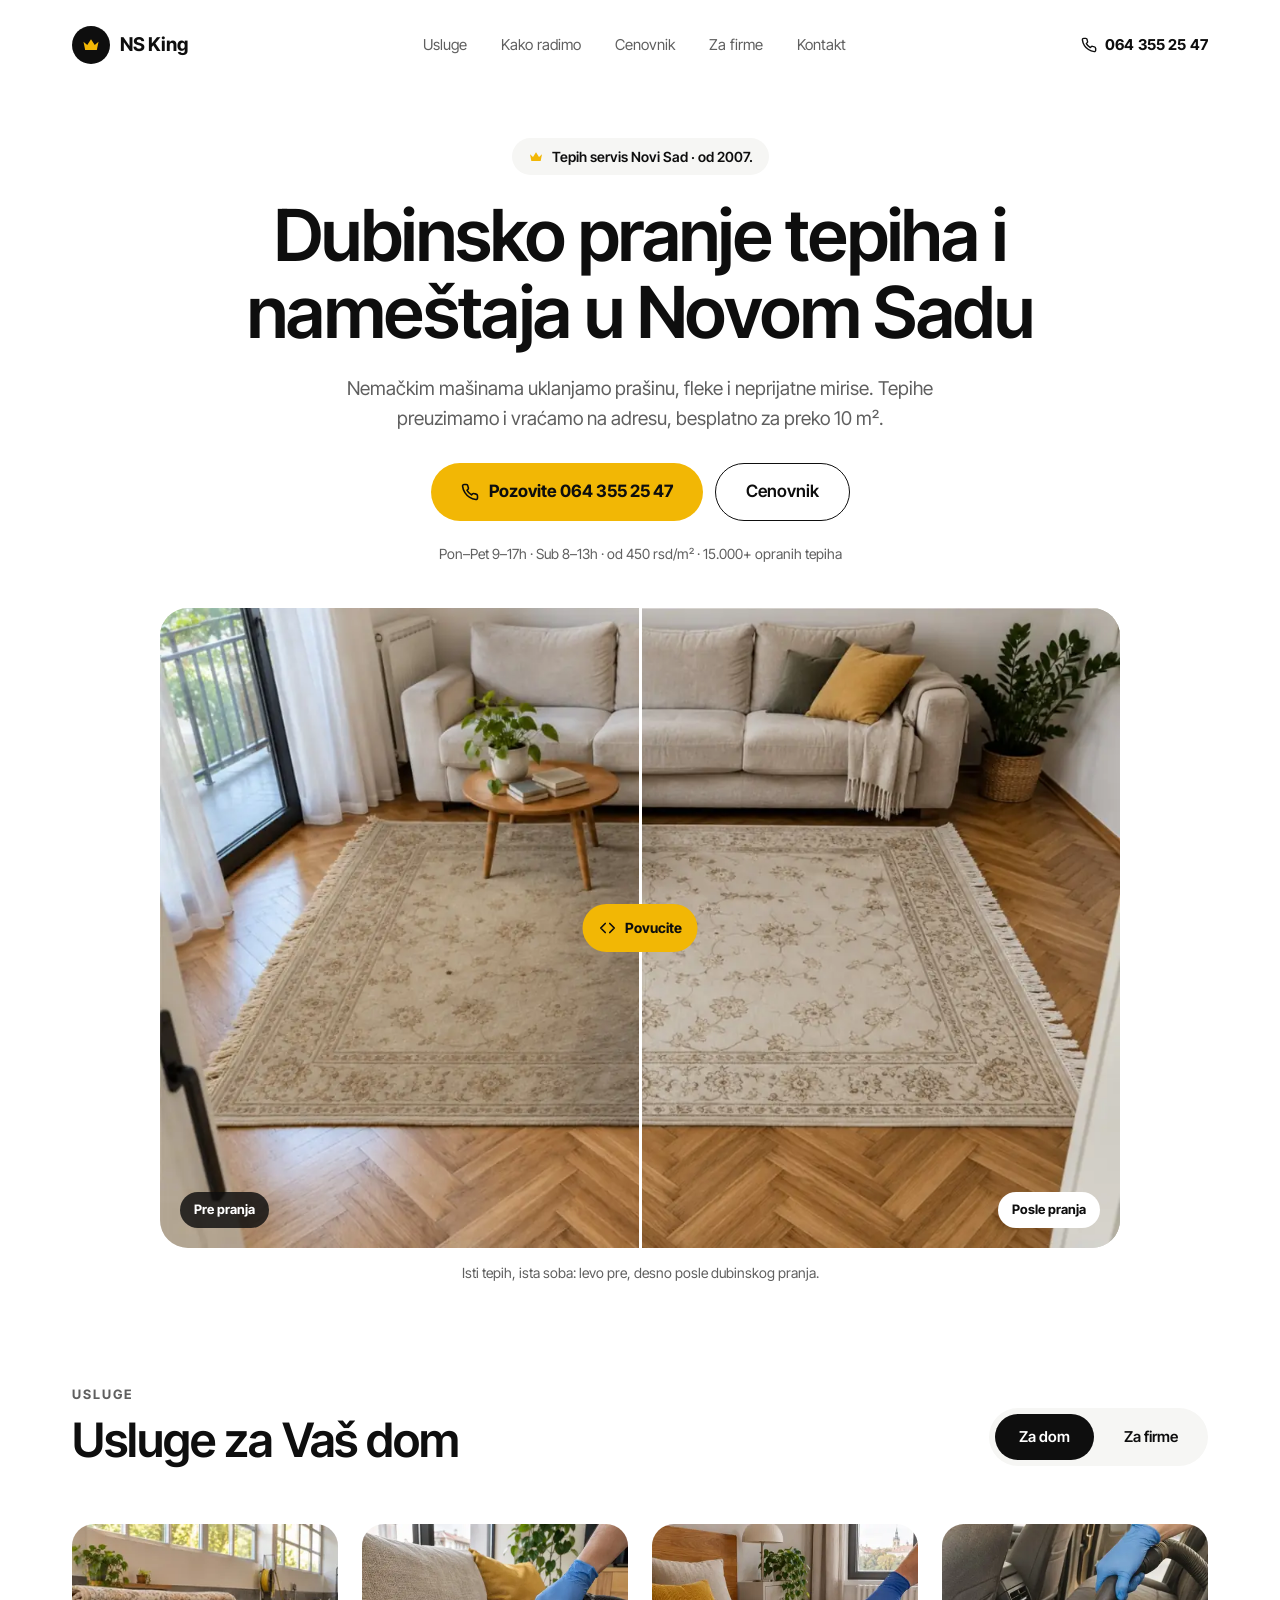
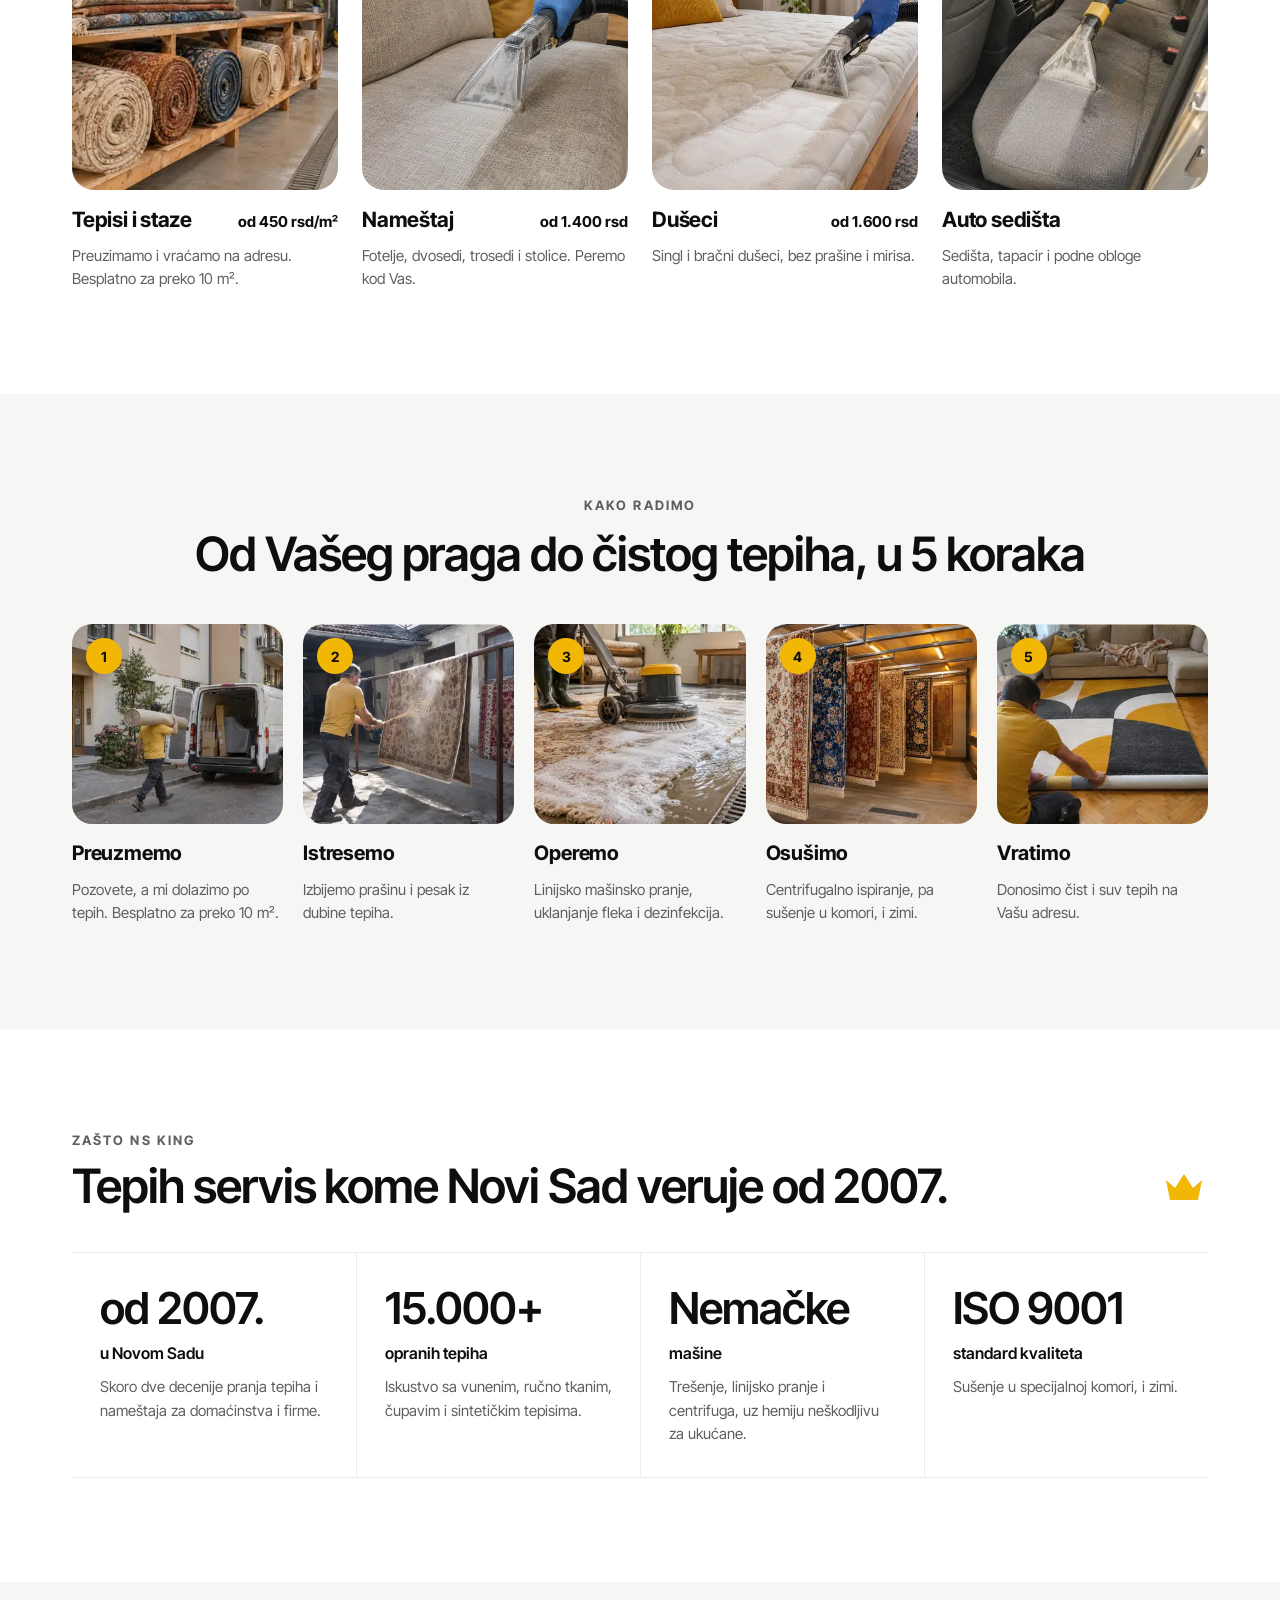
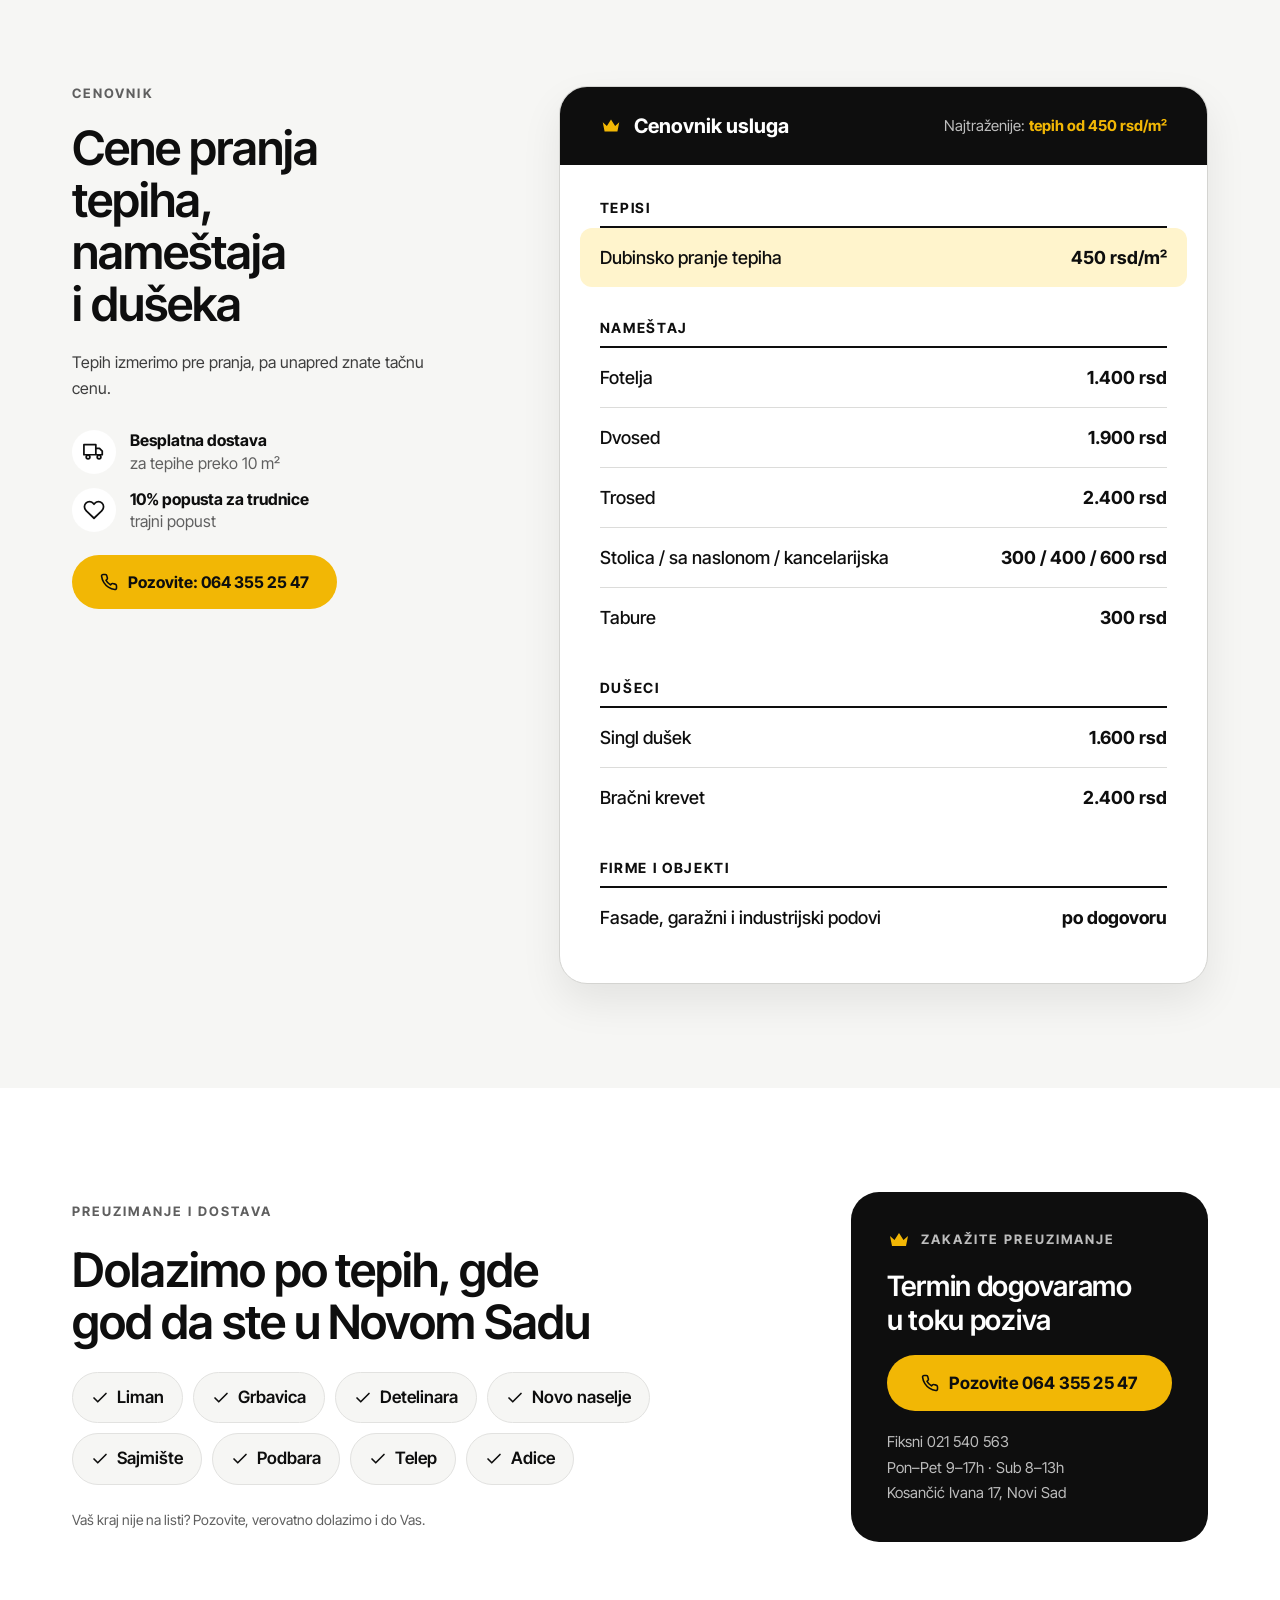
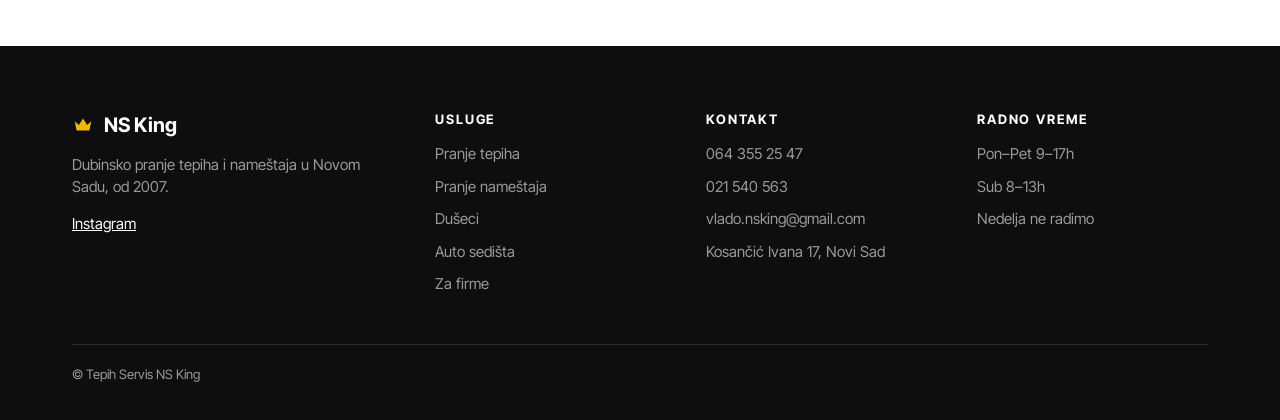
<file: index.html>
<!doctype html>
<html lang="sr-Latn">
<head>
<meta charset="utf-8">
<meta name="viewport" content="width=device-width, initial-scale=1">
<title>Pranje tepiha Novi Sad | Tepih Servis NS King, od 2007.</title>
<meta name="description" content="Dubinsko pranje tepiha i nameštaja u Novom Sadu. Tepih od 450 rsd/m², besplatno preuzimanje i dostava za preko 10 m². Pozovite 064 355 25 47.">
<link rel="canonical" href="https://tepihservisnovisad.co.rs/">
<meta property="og:type" content="website">
<meta property="og:title" content="Pranje tepiha Novi Sad | Tepih Servis NS King, od 2007.">
<meta property="og:description" content="Dubinsko pranje tepiha i nameštaja u Novom Sadu. Tepih od 450 rsd/m², besplatno preuzimanje i dostava za preko 10 m². Pozovite 064 355 25 47.">
<meta property="og:url" content="https://tepihservisnovisad.co.rs/">
<meta property="og:image" content="https://tepihservisnovisad.co.rs/images/hero-posle.jpg">
<meta property="og:locale" content="sr_RS">
<meta name="theme-color" content="#0E0E0E">
<link rel="icon" href="favicon.svg" type="image/svg+xml">
<link rel="apple-touch-icon" href="apple-touch-icon.png">
<link rel="preconnect" href="https://fonts.googleapis.com">
<link rel="preconnect" href="https://fonts.gstatic.com" crossorigin>
<link href="https://fonts.googleapis.com/css2?family=Inter+Tight:wght@400;500;600;700&display=swap" rel="stylesheet">
<link rel="stylesheet" href="css/style.css">
<script type="application/ld+json">{"@context": "https://schema.org", "@type": "LocalBusiness", "name": "Tepih Servis NS King", "url": "https://tepihservisnovisad.co.rs/", "telephone": "+381643552547", "email": "vlado.nsking@gmail.com", "image": "https://tepihservisnovisad.co.rs/images/hero-posle.jpg", "priceRange": "od 450 rsd/m²", "address": {"@type": "PostalAddress", "streetAddress": "Kosančić Ivana 17", "addressLocality": "Novi Sad", "addressCountry": "RS"}, "areaServed": "Novi Sad", "foundingDate": "2007", "openingHoursSpecification": [{"@type": "OpeningHoursSpecification", "dayOfWeek": ["Monday", "Tuesday", "Wednesday", "Thursday", "Friday"], "opens": "09:00", "closes": "17:00"}, {"@type": "OpeningHoursSpecification", "dayOfWeek": "Saturday", "opens": "08:00", "closes": "13:00"}], "sameAs": ["https://www.instagram.com/tepih_servis_king/"]}</script>
</head>
<body>
<a class="sr-only" href="#sadrzaj">Preskoči na sadržaj</a>
<header class="site-header">
  <div class="wrap">
    <a class="logo" href="index.html" aria-label="NS King, početna"><span class="logo-mark"><svg class="crown" width="20" height="20" viewBox="0 0 24 24" fill="#F2B705" aria-hidden="true"><path d="M3 8l4.5 4L12 5l4.5 7L21 8l-2 10H5L3 8z"/></svg></span><span class="logo-text">NS King</span></a>
    <nav class="nav" aria-label="Glavni meni"><a href="usluge.html">Usluge</a><a href="kako-radimo.html">Kako radimo</a><a href="cenovnik.html">Cenovnik</a><a href="za-firme.html">Za firme</a><a href="kontakt.html">Kontakt</a></nav>
    <a class="header-phone" href="tel:+381643552547" aria-label="Pozovite 064 355 25 47"><svg width="16" height="16" viewBox="0 0 24 24" fill="none" stroke="#0E0E0E" stroke-width="2.1" stroke-linecap="round" stroke-linejoin="round" aria-hidden="true"><path d="M22 16.9v3a2 2 0 0 1-2.2 2 19.8 19.8 0 0 1-8.6-3.1 19.5 19.5 0 0 1-6-6A19.8 19.8 0 0 1 2.1 4.2 2 2 0 0 1 4.1 2h3a2 2 0 0 1 2 1.7c.1.9.4 1.8.7 2.7a2 2 0 0 1-.5 2.1L8 9.8a16 16 0 0 0 6 6l1.3-1.3a2 2 0 0 1 2.1-.4c.9.3 1.8.6 2.7.7a2 2 0 0 1 1.7 2z"/></svg>064 355 25 47</a>
    <div class="header-mobile">
      <a class="icon-btn icon-btn--y" href="tel:+381643552547" aria-label="Pozovite 064 355 25 47"><svg width="18" height="18" viewBox="0 0 24 24" fill="none" stroke="#0E0E0E" stroke-width="2.1" stroke-linecap="round" stroke-linejoin="round" aria-hidden="true"><path d="M22 16.9v3a2 2 0 0 1-2.2 2 19.8 19.8 0 0 1-8.6-3.1 19.5 19.5 0 0 1-6-6A19.8 19.8 0 0 1 2.1 4.2 2 2 0 0 1 4.1 2h3a2 2 0 0 1 2 1.7c.1.9.4 1.8.7 2.7a2 2 0 0 1-.5 2.1L8 9.8a16 16 0 0 0 6 6l1.3-1.3a2 2 0 0 1 2.1-.4c.9.3 1.8.6 2.7.7a2 2 0 0 1 1.7 2z"/></svg></a>
      <button class="icon-btn icon-btn--line" type="button" data-menu-btn aria-expanded="false" aria-controls="mobile-nav" aria-label="Otvori meni"><svg width="20" height="20" viewBox="0 0 24 24" fill="none" stroke="#0E0E0E" stroke-width="2" stroke-linecap="round" aria-hidden="true"><path d="M4 7h16M4 12h16M4 17h16"/></svg></button>
    </div>
  </div>
  <nav class="mobile-nav" id="mobile-nav" aria-label="Meni"><a class="mnav-link" href="index.html">Početna</a><a class="mnav-link" href="usluge.html">Usluge</a><a class="mnav-link" href="kako-radimo.html">Kako radimo</a><a class="mnav-link" href="cenovnik.html">Cenovnik</a><a class="mnav-link" href="za-firme.html">Za firme</a><a class="mnav-link" href="kontakt.html">Kontakt</a><a class="btn btn--y btn--call btn--block" href="tel:+381643552547" aria-label="Pozovite 064 355 25 47"><svg width="18" height="18" viewBox="0 0 24 24" fill="none" stroke="#0E0E0E" stroke-width="2.1" stroke-linecap="round" stroke-linejoin="round" aria-hidden="true"><path d="M22 16.9v3a2 2 0 0 1-2.2 2 19.8 19.8 0 0 1-8.6-3.1 19.5 19.5 0 0 1-6-6A19.8 19.8 0 0 1 2.1 4.2 2 2 0 0 1 4.1 2h3a2 2 0 0 1 2 1.7c.1.9.4 1.8.7 2.7a2 2 0 0 1-.5 2.1L8 9.8a16 16 0 0 0 6 6l1.3-1.3a2 2 0 0 1 2.1-.4c.9.3 1.8.6 2.7.7a2 2 0 0 1 1.7 2z"/></svg>Pozovite 064 355 25 47</a></nav>
</header>
<main id="sadrzaj">
<section class="hero">
  <div class="wrap">
    <div class="badge"><svg class="crown" width="16" height="16" viewBox="0 0 24 24" fill="#F2B705" aria-hidden="true"><path d="M3 8l4.5 4L12 5l4.5 7L21 8l-2 10H5L3 8z"/></svg><span>Tepih servis Novi Sad · od 2007.</span></div>
    <h1 class="h1 h1--xl">Dubinsko pranje tepiha i nameštaja u Novom Sadu</h1>
    <p class="hero-sub">Nemačkim mašinama uklanjamo prašinu, fleke i neprijatne mirise. Tepihe preuzimamo i vraćamo na adresu, besplatno za preko 10 m².</p>
    <div class="btn-row"><a class="btn btn--y btn--lg" href="tel:+381643552547"><svg width="18" height="18" viewBox="0 0 24 24" fill="none" stroke="#0E0E0E" stroke-width="2.1" stroke-linecap="round" stroke-linejoin="round" aria-hidden="true"><path d="M22 16.9v3a2 2 0 0 1-2.2 2 19.8 19.8 0 0 1-8.6-3.1 19.5 19.5 0 0 1-6-6A19.8 19.8 0 0 1 2.1 4.2 2 2 0 0 1 4.1 2h3a2 2 0 0 1 2 1.7c.1.9.4 1.8.7 2.7a2 2 0 0 1-.5 2.1L8 9.8a16 16 0 0 0 6 6l1.3-1.3a2 2 0 0 1 2.1-.4c.9.3 1.8.6 2.7.7a2 2 0 0 1 1.7 2z"/></svg>Pozovite 064 355 25 47</a><a class="btn btn--o btn--lg" href="cenovnik.html">Cenovnik</a></div>
    <div class="hero-meta">Pon–Pet 9–17h · Sub 8–13h · od 450 rsd/m² · 15.000+ opranih tepiha</div>
  </div>
</section>
<section class="ba-wrap" aria-label="Pre i posle pranja">
  <div class="wrap">
    <div class="ba" data-ba>
      <picture><source type="image/webp" srcset="images/hero-pre-480.webp 480w, images/hero-pre-800.webp 800w, images/hero-pre-1200.webp 1200w" sizes="(max-width: 760px) calc(100vw - 40px), 960px"><img src="images/hero-pre.jpg" alt="Tepih pre pranja, sa mrljom i stazom od hodanja" width="1200" height="801" fetchpriority="high"></picture>
      <picture><source type="image/webp" srcset="images/hero-posle-480.webp 480w, images/hero-posle-800.webp 800w, images/hero-posle-1200.webp 1200w" sizes="(max-width: 760px) calc(100vw - 40px), 960px"><img src="images/hero-posle.jpg" alt="Isti tepih posle dubinskog pranja" class="ba-after" width="1200" height="801" fetchpriority="high"></picture>
      <div class="ba-line"></div>
      <div class="ba-handle"><svg width="18" height="18" viewBox="0 0 24 24" fill="none" stroke="#0E0E0E" stroke-width="2.2" stroke-linecap="round" stroke-linejoin="round" aria-hidden="true"><path d="M9 6l-6 6 6 6M15 6l6 6-6 6"/></svg>Povucite</div>
      <div class="ba-tag ba-tag--pre">Pre pranja</div>
      <div class="ba-tag ba-tag--posle">Posle pranja</div>
      <label class="sr-only" for="ba-range">Pomerite da uporedite tepih pre i posle pranja</label>
      <input id="ba-range" type="range" min="0" max="100" value="50">
      <span class="ba-focus"></span>
    </div>
    <p class="ba-caption">Isti tepih, ista soba: levo pre, desno posle dubinskog pranja.</p>
  </div>
</section>
<section class="section" data-tabs aria-labelledby="usluge-naslov">
  <div class="wrap">
    <div class="section-head section-head--row">
      <div class="stack gap-12">
        <div class="eyebrow">Usluge</div>
        <h2 class="h2" id="usluge-naslov"><span data-panel="dom">Usluge za Vaš dom</span><span data-panel="firme" hidden>Usluge za Vašu firmu</span></h2>
      </div>
      <div class="tabs" role="tablist" aria-label="Izaberite za koga">
        <button class="tab" type="button" role="tab" data-tab="dom" aria-selected="true">Za dom</button>
        <button class="tab" type="button" role="tab" data-tab="firme" aria-selected="false" tabindex="-1">Za firme</button>
      </div>
    </div>
    <div data-panel="dom" role="tabpanel"><div class="svc-grid"><a class="svc" href="usluge.html#tepisi"><picture><source type="image/webp" srcset="images/tepisi-480.webp 480w, images/tepisi-800.webp 800w, images/tepisi-1200.webp 1200w" sizes="(max-width: 1100px) 46vw, 300px"><img src="images/tepisi.jpg" alt="Oprani tepisi u radionici" width="1200" height="798" loading="lazy" decoding="async"></picture><div class="svc-top"><div class="svc-name">Tepisi i staze</div><div class="svc-price">od 450 rsd/m²</div></div><div class="svc-desc">Preuzimamo i vraćamo na adresu. Besplatno za preko 10 m².</div></a><a class="svc" href="usluge.html#namestaj"><picture><source type="image/webp" srcset="images/namestaj-480.webp 480w, images/namestaj-800.webp 800w, images/namestaj-1093.webp 1093w" sizes="(max-width: 1100px) 46vw, 300px"><img src="images/namestaj.jpg" alt="Ekstrakciono pranje sofe" width="1093" height="1092" loading="lazy" decoding="async"></picture><div class="svc-top"><div class="svc-name">Nameštaj</div><div class="svc-price">od 1.400 rsd</div></div><div class="svc-desc">Fotelje, dvosedi, trosedi i stolice. Peremo kod Vas.</div></a><a class="svc" href="usluge.html#duseci"><picture><source type="image/webp" srcset="images/dusek-480.webp 480w, images/dusek-547.webp 547w" sizes="(max-width: 1100px) 46vw, 300px"><img src="images/dusek.jpg" alt="Dubinsko pranje dušeka" width="547" height="546" loading="lazy" decoding="async"></picture><div class="svc-top"><div class="svc-name">Dušeci</div><div class="svc-price">od 1.600 rsd</div></div><div class="svc-desc">Singl i bračni dušeci, bez prašine i mirisa.</div></a><a class="svc" href="usluge.html#auto-sedista"><picture><source type="image/webp" srcset="images/auto-sedista-480.webp 480w, images/auto-sedista-765.webp 765w" sizes="(max-width: 1100px) 46vw, 300px"><img src="images/auto-sedista.jpg" alt="Pranje auto sedišta" width="765" height="764" loading="lazy" decoding="async"></picture><div class="svc-top"><div class="svc-name">Auto sedišta</div></div><div class="svc-desc">Sedišta, tapacir i podne obloge automobila.</div></a></div></div>
    <div data-panel="firme" role="tabpanel" hidden>
      <div class="firme-panel">
        <div class="firme-media"><picture><source type="image/webp" srcset="images/firme-480.webp 480w, images/firme-800.webp 800w, images/firme-1078.webp 1078w" sizes="(max-width: 1100px) 100vw, 40vw"><img src="images/firme.jpg" alt="Dubinsko pranje itisona u kancelariji" width="1078" height="717" loading="lazy" decoding="async"></picture><div class="firme-note"><b>Kancelarije, hoteli, restorani i stambene zgrade.</b> Ponudu pravimo prema objektu i poslu.</div></div>
        <div class="firme-list"><div class="mini-grid"><div class="mini"><b>Itisoni i kancelarijske stolice</b><span>Ekstrakciono pranje, stolica od 600 rsd</span></div><div class="mini"><b>Tvrdi podovi</b><span>Pranje, poliranje i zaštita: parket, mermer, pločice</span></div><div class="mini"><b>Prozori i alu bond fasade</b><span>Na svim visinama, bez dizalica i alpinista</span></div><div class="mini"><b>Kulirplast fasade i behaton</b><span>Pranje spoljnih površina i terasa</span></div><div class="mini"><b>Čišćenje posle adaptacije</b><span>Mekane i tvrde podne obloge, trakaste zavese</span></div><div class="mini"><b>Dečja igrališta</b><span>Pranje i dezinfekcija</span></div></div><a class="btn btn--k" href="tel:+381643552547"><svg width="18" height="18" viewBox="0 0 24 24" fill="none" stroke="#F2B705" stroke-width="2.1" stroke-linecap="round" stroke-linejoin="round" aria-hidden="true"><path d="M22 16.9v3a2 2 0 0 1-2.2 2 19.8 19.8 0 0 1-8.6-3.1 19.5 19.5 0 0 1-6-6A19.8 19.8 0 0 1 2.1 4.2 2 2 0 0 1 4.1 2h3a2 2 0 0 1 2 1.7c.1.9.4 1.8.7 2.7a2 2 0 0 1-.5 2.1L8 9.8a16 16 0 0 0 6 6l1.3-1.3a2 2 0 0 1 2.1-.4c.9.3 1.8.6 2.7.7a2 2 0 0 1 1.7 2z"/></svg>Ponuda za firmu: 064 355 25 47</a></div>
      </div>
    </div>
  </div>
</section>
<section class="section section--gray" aria-labelledby="kako-naslov">
  <div class="wrap">
    <div class="section-head section-head--center"><div class="eyebrow">Kako radimo</div><h2 class="h2" id="kako-naslov">Od Vašeg praga do čistog tepiha, u 5 koraka</h2></div>
    <div class="steps5"><div class="step"><div class="step-media"><picture><source type="image/webp" srcset="images/korak-1-preuzimanje-480.webp 480w, images/korak-1-preuzimanje-800.webp 800w, images/korak-1-preuzimanje-1078.webp 1078w" sizes="(max-width: 760px) 150px, (max-width: 1100px) 30vw, 250px"><img src="images/korak-1-preuzimanje.jpg" alt="Preuzimanje tepiha sa adrese" width="1078" height="717" loading="lazy" decoding="async"></picture><div class="num">1</div></div><div class="step-body"><div class="step-title">Preuzmemo</div><div class="step-desc">Pozovete, a mi dolazimo po tepih. Besplatno za preko 10 m².</div></div></div><div class="step"><div class="step-media"><picture><source type="image/webp" srcset="images/korak-2-istresanje-480.webp 480w, images/korak-2-istresanje-800.webp 800w, images/korak-2-istresanje-1200.webp 1200w" sizes="(max-width: 760px) 150px, (max-width: 1100px) 30vw, 250px"><img src="images/korak-2-istresanje.jpg" alt="Ručno istresanje tepiha" width="1200" height="801" loading="lazy" decoding="async"></picture><div class="num">2</div></div><div class="step-body"><div class="step-title">Istresemo</div><div class="step-desc">Izbijemo prašinu i pesak iz dubine tepiha.</div></div></div><div class="step"><div class="step-media"><picture><source type="image/webp" srcset="images/korak-3-pranje-480.webp 480w, images/korak-3-pranje-800.webp 800w, images/korak-3-pranje-1078.webp 1078w" sizes="(max-width: 760px) 150px, (max-width: 1100px) 30vw, 250px"><img src="images/korak-3-pranje.jpg" alt="Mašinsko pranje tepiha" width="1078" height="717" loading="lazy" decoding="async"></picture><div class="num">3</div></div><div class="step-body"><div class="step-title">Operemo</div><div class="step-desc">Linijsko mašinsko pranje, uklanjanje fleka i dezinfekcija.</div></div></div><div class="step"><div class="step-media"><picture><source type="image/webp" srcset="images/korak-4-susenje-480.webp 480w, images/korak-4-susenje-800.webp 800w, images/korak-4-susenje-1078.webp 1078w" sizes="(max-width: 760px) 150px, (max-width: 1100px) 30vw, 250px"><img src="images/korak-4-susenje.jpg" alt="Sušenje tepiha u komori" width="1078" height="717" loading="lazy" decoding="async"></picture><div class="num">4</div></div><div class="step-body"><div class="step-title">Osušimo</div><div class="step-desc">Centrifugalno ispiranje, pa sušenje u komori, i zimi.</div></div></div><div class="step"><div class="step-media"><picture><source type="image/webp" srcset="images/korak-5-vracanje-480.webp 480w, images/korak-5-vracanje-800.webp 800w, images/korak-5-vracanje-1200.webp 1200w" sizes="(max-width: 760px) 150px, (max-width: 1100px) 30vw, 250px"><img src="images/korak-5-vracanje.jpg" alt="Radnik odmotava čist tepih ispred sofe" width="1200" height="801" loading="lazy" decoding="async"></picture><div class="num">5</div></div><div class="step-body"><div class="step-title">Vratimo</div><div class="step-desc">Donosimo čist i suv tepih na Vašu adresu.</div></div></div></div>
  </div>
</section>
<section class="section" aria-labelledby="zasto-naslov">
  <div class="wrap">
    <div class="why-head">
      <div class="stack gap-12">
        <div class="eyebrow-row"><svg class="crown why-crown-small" width="18" height="18" viewBox="0 0 24 24" fill="#F2B705" aria-hidden="true"><path d="M3 8l4.5 4L12 5l4.5 7L21 8l-2 10H5L3 8z"/></svg><div class="eyebrow">Zašto NS King</div></div>
        <h2 class="h2" id="zasto-naslov">Tepih servis kome Novi Sad veruje od 2007.</h2>
        <p class="text why-lead">Skoro dve decenije pranja tepiha i nameštaja za domaćinstva i firme.</p>
      </div>
      <svg class="crown why-crown-big" width="48" height="48" viewBox="0 0 24 24" fill="#F2B705" aria-hidden="true"><path d="M3 8l4.5 4L12 5l4.5 7L21 8l-2 10H5L3 8z"/></svg>
    </div>
    <div class="stats">
      <div class="stat"><span class="stat-tick"></span><div class="stat-num">od 2007.</div><div class="stat-label">u Novom Sadu</div><div class="stat-desc">Skoro dve decenije pranja tepiha i nameštaja za domaćinstva i firme.</div></div>
      <div class="stat"><span class="stat-tick"></span><div class="stat-num">15.000+</div><div class="stat-label">opranih tepiha</div><div class="stat-desc">Iskustvo sa vunenim, ručno tkanim, čupavim i sintetičkim tepisima.</div></div>
      <div class="stat"><span class="stat-tick"></span><div class="stat-num">Nemačke</div><div class="stat-label">mašine</div><div class="stat-desc">Trešenje, linijsko pranje i centrifuga, uz hemiju neškodljivu za ukućane.</div></div>
      <div class="stat"><span class="stat-tick"></span><div class="stat-num">ISO 9001</div><div class="stat-label">standard kvaliteta</div><div class="stat-desc">Sušenje u specijalnoj komori, i zimi.</div></div>
    </div>
  </div>
</section>
<section class="section section--gray" aria-labelledby="cene-naslov">
  <div class="wrap grid-12 pricing">
    <div class="pricing-head">
      <div class="eyebrow">Cenovnik</div>
      <h2 class="h2" id="cene-naslov">Cene pranja tepiha, nameštaja i dušeka</h2>
      <p class="text text--dark">Tepih izmerimo pre pranja, pa unapred znate tačnu cenu.</p>
    </div>
    <div class="price-card">
      <div class="price-card-head"><div class="t"><svg class="crown" width="22" height="22" viewBox="0 0 24 24" fill="#F2B705" aria-hidden="true"><path d="M3 8l4.5 4L12 5l4.5 7L21 8l-2 10H5L3 8z"/></svg>Cenovnik usluga</div><div class="hint">Najtraženije: <b>tepih od 450 rsd/m²</b></div></div>
      <div class="price-card-body"><div class="stack"><div class="pgroup-title">Tepisi</div><div class="prow prow--hl"><span>Dubinsko pranje tepiha</span><b>450 rsd/m²</b></div></div><div class="stack"><div class="pgroup-title">Nameštaj</div><div class="prow"><span>Fotelja</span><b>1.400 rsd</b></div><div class="prow"><span>Dvosed</span><b>1.900 rsd</b></div><div class="prow"><span>Trosed</span><b>2.400 rsd</b></div><div class="prow"><span>Stolica / sa naslonom / kancelarijska</span><b>300 / 400 / 600 rsd</b></div><div class="prow"><span>Tabure</span><b>300 rsd</b></div></div><div class="stack"><div class="pgroup-title">Dušeci</div><div class="prow"><span>Singl dušek</span><b>1.600 rsd</b></div><div class="prow"><span>Bračni krevet</span><b>2.400 rsd</b></div></div><div class="stack"><div class="pgroup-title">Firme i objekti</div><div class="prow"><span>Fasade, garažni i industrijski podovi</span><b>po dogovoru</b></div></div></div>
    </div>
    <div class="pricing-extra">
      <div class="perks">
        <div class="perk"><span class="perk-ic"><svg width="22" height="22" viewBox="0 0 24 24" fill="none" stroke="#0E0E0E" stroke-width="1.9" stroke-linecap="round" stroke-linejoin="round" aria-hidden="true"><path d="M1 4h13v11H1zM14 8h4l3 3v4h-7"/><circle cx="5.5" cy="17.5" r="2"/><circle cx="17.5" cy="17.5" r="2"/></svg></span><div><b>Besplatna dostava</b><br><span>za tepihe preko 10 m²</span></div></div>
        <div class="perk"><span class="perk-ic"><svg width="22" height="22" viewBox="0 0 24 24" fill="none" stroke="#0E0E0E" stroke-width="1.9" stroke-linecap="round" stroke-linejoin="round" aria-hidden="true"><path d="M20.8 4.6a5.5 5.5 0 0 0-7.8 0L12 5.7l-1-1.1a5.5 5.5 0 0 0-7.8 7.8l1 1.1L12 21l7.8-7.5 1-1.1a5.5 5.5 0 0 0 0-7.8z"/></svg></span><div><b>10% popusta za trudnice</b><br><span>trajni popust</span></div></div>
      </div>
      <div><a class="btn btn--y" href="tel:+381643552547"><svg width="18" height="18" viewBox="0 0 24 24" fill="none" stroke="#0E0E0E" stroke-width="2.1" stroke-linecap="round" stroke-linejoin="round" aria-hidden="true"><path d="M22 16.9v3a2 2 0 0 1-2.2 2 19.8 19.8 0 0 1-8.6-3.1 19.5 19.5 0 0 1-6-6A19.8 19.8 0 0 1 2.1 4.2 2 2 0 0 1 4.1 2h3a2 2 0 0 1 2 1.7c.1.9.4 1.8.7 2.7a2 2 0 0 1-.5 2.1L8 9.8a16 16 0 0 0 6 6l1.3-1.3a2 2 0 0 1 2.1-.4c.9.3 1.8.6 2.7.7a2 2 0 0 1 1.7 2z"/></svg>Pozovite: 064 355 25 47</a></div>
    </div>
  </div>
</section>
<section class="section" aria-labelledby="dostava-naslov">
  <div class="wrap grid-12 delivery">
    <div class="delivery-text">
      <div class="eyebrow">Preuzimanje i dostava</div>
      <h2 class="h2" id="dostava-naslov">Dolazimo po tepih, gde god da ste u Novom Sadu</h2>
      <div class="zones"><div class="zone"><svg width="18" height="18" viewBox="0 0 24 24" fill="none" stroke="#0E0E0E" stroke-width="2.2" stroke-linecap="round" stroke-linejoin="round" aria-hidden="true"><path d="M20 6L9 17l-5-5"/></svg>Liman</div><div class="zone"><svg width="18" height="18" viewBox="0 0 24 24" fill="none" stroke="#0E0E0E" stroke-width="2.2" stroke-linecap="round" stroke-linejoin="round" aria-hidden="true"><path d="M20 6L9 17l-5-5"/></svg>Grbavica</div><div class="zone"><svg width="18" height="18" viewBox="0 0 24 24" fill="none" stroke="#0E0E0E" stroke-width="2.2" stroke-linecap="round" stroke-linejoin="round" aria-hidden="true"><path d="M20 6L9 17l-5-5"/></svg>Detelinara</div><div class="zone"><svg width="18" height="18" viewBox="0 0 24 24" fill="none" stroke="#0E0E0E" stroke-width="2.2" stroke-linecap="round" stroke-linejoin="round" aria-hidden="true"><path d="M20 6L9 17l-5-5"/></svg>Novo naselje</div><div class="zone"><svg width="18" height="18" viewBox="0 0 24 24" fill="none" stroke="#0E0E0E" stroke-width="2.2" stroke-linecap="round" stroke-linejoin="round" aria-hidden="true"><path d="M20 6L9 17l-5-5"/></svg>Sajmište</div><div class="zone"><svg width="18" height="18" viewBox="0 0 24 24" fill="none" stroke="#0E0E0E" stroke-width="2.2" stroke-linecap="round" stroke-linejoin="round" aria-hidden="true"><path d="M20 6L9 17l-5-5"/></svg>Podbara</div><div class="zone"><svg width="18" height="18" viewBox="0 0 24 24" fill="none" stroke="#0E0E0E" stroke-width="2.2" stroke-linecap="round" stroke-linejoin="round" aria-hidden="true"><path d="M20 6L9 17l-5-5"/></svg>Telep</div><div class="zone"><svg width="18" height="18" viewBox="0 0 24 24" fill="none" stroke="#0E0E0E" stroke-width="2.2" stroke-linecap="round" stroke-linejoin="round" aria-hidden="true"><path d="M20 6L9 17l-5-5"/></svg>Adice</div></div>
      <p class="small">Vaš kraj nije na listi? Pozovite, verovatno dolazimo i do Vas.</p>
    </div>
    <div class="delivery-card"><div class="call-card">
  <div class="eyebrow-row"><svg class="crown" width="24" height="24" viewBox="0 0 24 24" fill="#F2B705" aria-hidden="true"><path d="M3 8l4.5 4L12 5l4.5 7L21 8l-2 10H5L3 8z"/></svg><div class="eyebrow eyebrow--light">Zakažite preuzimanje</div></div>
  <div class="call-card-title">Termin dogovaramo u toku poziva</div><a class="btn btn--y btn--call btn--block" href="tel:+381643552547" aria-label="Pozovite 064 355 25 47"><svg width="18" height="18" viewBox="0 0 24 24" fill="none" stroke="#0E0E0E" stroke-width="2.1" stroke-linecap="round" stroke-linejoin="round" aria-hidden="true"><path d="M22 16.9v3a2 2 0 0 1-2.2 2 19.8 19.8 0 0 1-8.6-3.1 19.5 19.5 0 0 1-6-6A19.8 19.8 0 0 1 2.1 4.2 2 2 0 0 1 4.1 2h3a2 2 0 0 1 2 1.7c.1.9.4 1.8.7 2.7a2 2 0 0 1-.5 2.1L8 9.8a16 16 0 0 0 6 6l1.3-1.3a2 2 0 0 1 2.1-.4c.9.3 1.8.6 2.7.7a2 2 0 0 1 1.7 2z"/></svg>Pozovite 064 355 25 47</a>
  <div class="call-card-info">Fiksni <a href="tel:+38121540563">021 540 563</a><br>Pon–Pet 9–17h · Sub 8–13h<br>Kosančić Ivana 17, Novi Sad</div>
</div></div>
  </div>
</section>
</main>
<footer class="site-footer">
  <div class="wrap">
    <div class="footer-grid">
      <div class="footer-brand">
        <div class="logo-row"><svg class="crown" width="22" height="22" viewBox="0 0 24 24" fill="#F2B705" aria-hidden="true"><path d="M3 8l4.5 4L12 5l4.5 7L21 8l-2 10H5L3 8z"/></svg>NS King</div>
        <div>Dubinsko pranje tepiha i nameštaja u Novom Sadu, od 2007.</div>
        <div><a href="https://www.instagram.com/tepih_servis_king/" target="_blank" rel="noopener">Instagram</a></div>
      </div>
      <div class="footer-col"><h3>Usluge</h3><a href="usluge.html#tepisi">Pranje tepiha</a><a href="usluge.html#namestaj">Pranje nameštaja</a><a href="usluge.html#duseci">Dušeci</a><a href="usluge.html#auto-sedista">Auto sedišta</a><a href="za-firme.html">Za firme</a></div>
      <div class="footer-col"><h3>Kontakt</h3><a href="tel:+381643552547">064 355 25 47</a><a href="tel:+38121540563">021 540 563</a><a href="mailto:vlado.nsking@gmail.com">vlado.nsking@gmail.com</a><span>Kosančić Ivana 17, Novi Sad</span></div>
      <div class="footer-col"><h3>Radno vreme</h3><span>Pon–Pet 9–17h</span><span>Sub 8–13h</span><span>Nedelja ne radimo</span></div>
    </div>
    <div class="footer-bottom">© Tepih Servis NS King</div>
  </div>
</footer>
<script src="js/main.js" defer></script>
</body>
</html>
</file>
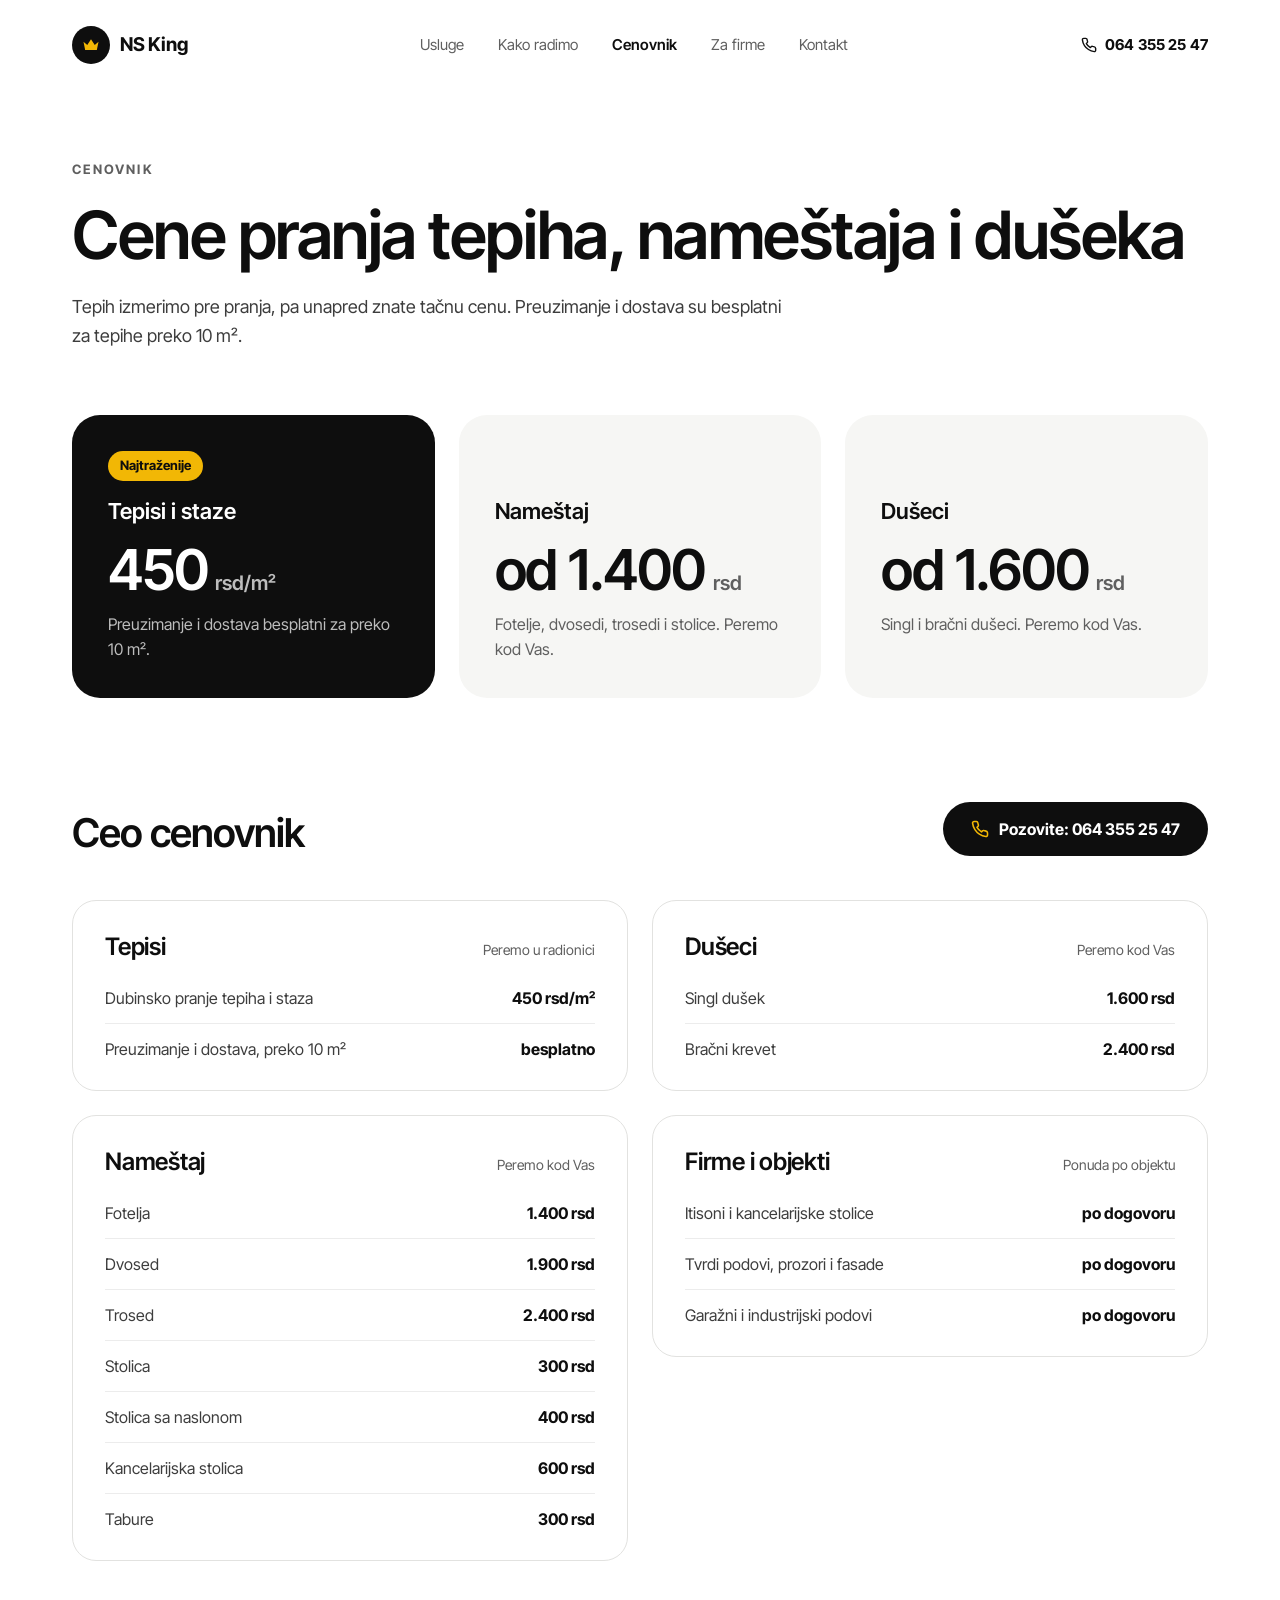
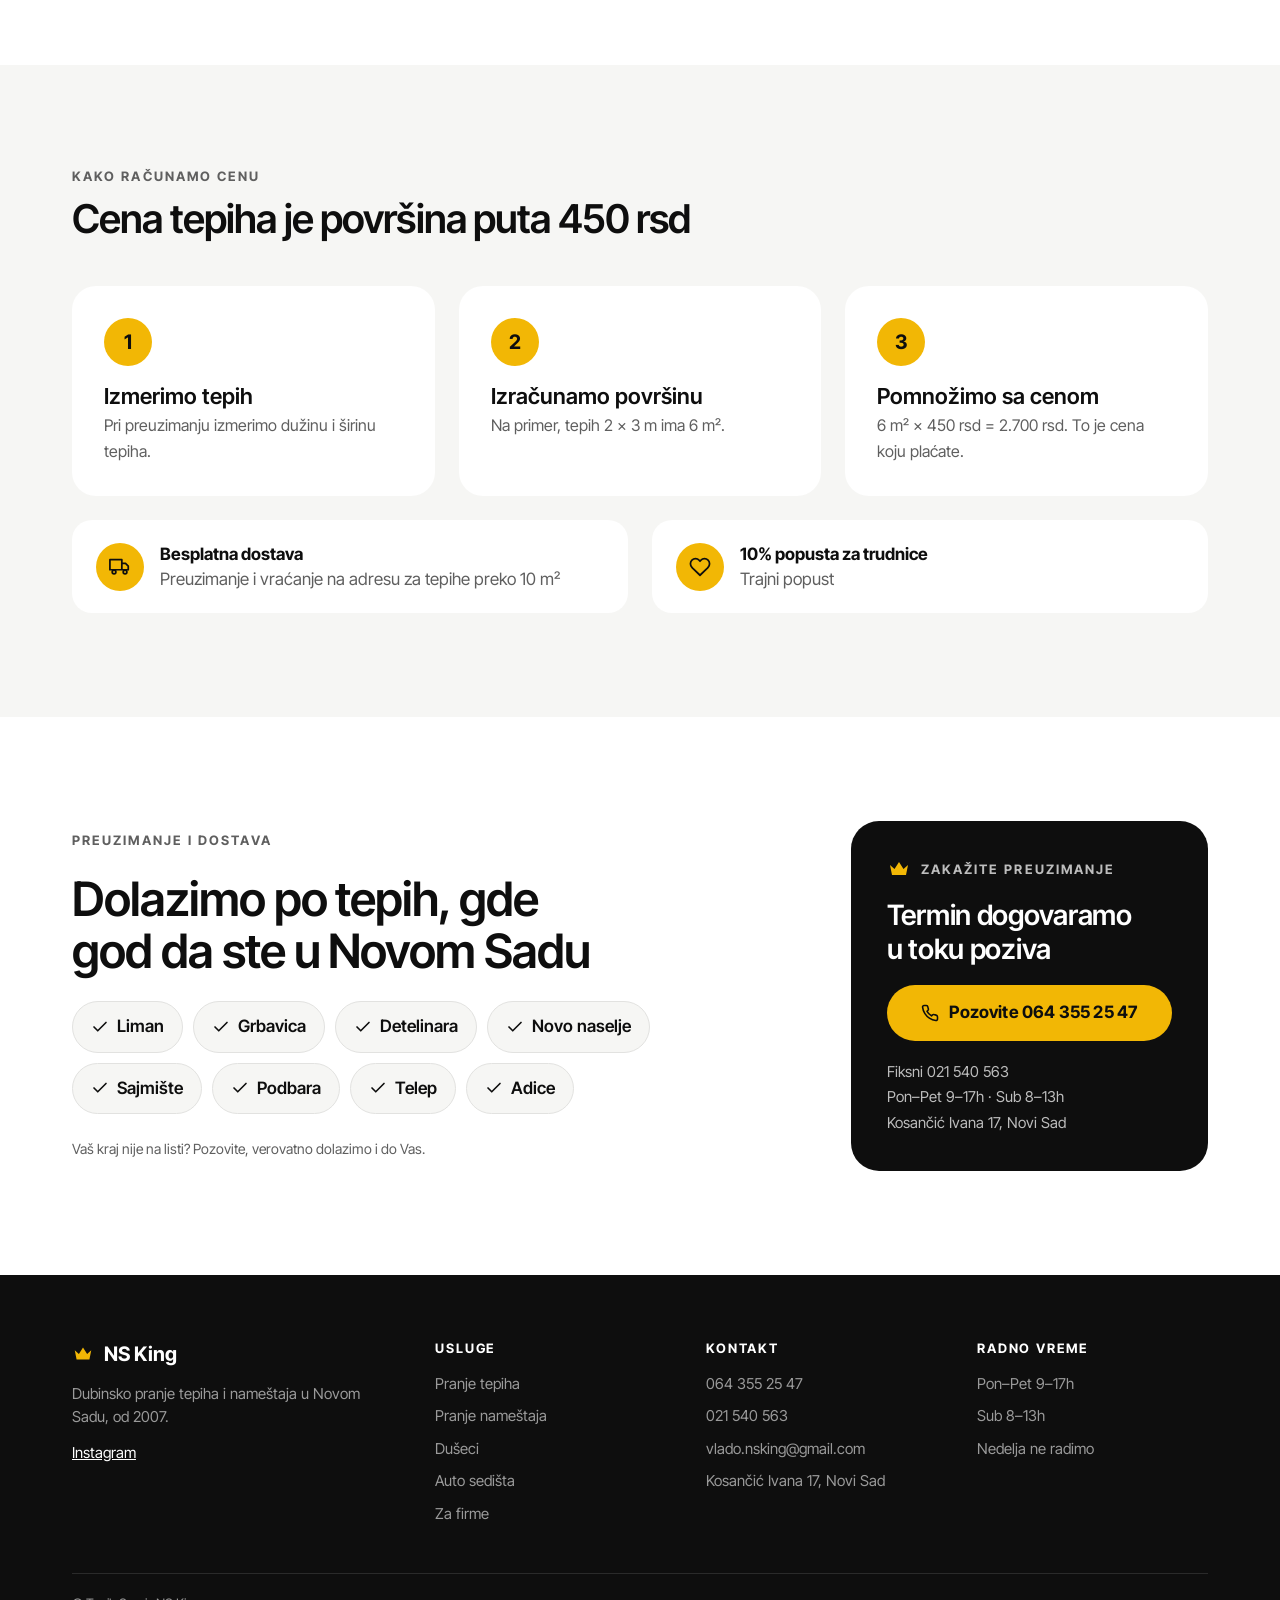
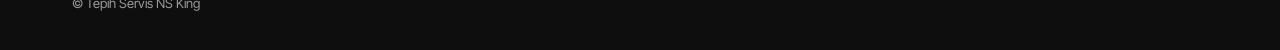
<file: cenovnik.html>
<!doctype html>
<html lang="sr-Latn">
<head>
<meta charset="utf-8">
<meta name="viewport" content="width=device-width, initial-scale=1">
<title>Cenovnik pranja tepiha Novi Sad: 450 rsd/m² | NS King</title>
<meta name="description" content="Pranje tepiha 450 rsd/m², fotelja 1.400 rsd, trosed 2.400 rsd, singl dušek 1.600 rsd. Besplatna dostava za tepihe preko 10 m² u Novom Sadu.">
<link rel="canonical" href="https://tepihservisnovisad.co.rs/cenovnik.html">
<meta property="og:type" content="website">
<meta property="og:title" content="Cenovnik pranja tepiha Novi Sad: 450 rsd/m² | NS King">
<meta property="og:description" content="Pranje tepiha 450 rsd/m², fotelja 1.400 rsd, trosed 2.400 rsd, singl dušek 1.600 rsd. Besplatna dostava za tepihe preko 10 m² u Novom Sadu.">
<meta property="og:url" content="https://tepihservisnovisad.co.rs/cenovnik.html">
<meta property="og:image" content="https://tepihservisnovisad.co.rs/images/hero-posle.jpg">
<meta property="og:locale" content="sr_RS">
<meta name="theme-color" content="#0E0E0E">
<link rel="icon" href="favicon.svg" type="image/svg+xml">
<link rel="apple-touch-icon" href="apple-touch-icon.png">
<link rel="preconnect" href="https://fonts.googleapis.com">
<link rel="preconnect" href="https://fonts.gstatic.com" crossorigin>
<link href="https://fonts.googleapis.com/css2?family=Inter+Tight:wght@400;500;600;700&display=swap" rel="stylesheet">
<link rel="stylesheet" href="css/style.css">
</head>
<body>
<a class="sr-only" href="#sadrzaj">Preskoči na sadržaj</a>
<header class="site-header">
  <div class="wrap">
    <a class="logo" href="index.html" aria-label="NS King, početna"><span class="logo-mark"><svg class="crown" width="20" height="20" viewBox="0 0 24 24" fill="#F2B705" aria-hidden="true"><path d="M3 8l4.5 4L12 5l4.5 7L21 8l-2 10H5L3 8z"/></svg></span><span class="logo-text">NS King</span></a>
    <nav class="nav" aria-label="Glavni meni"><a href="usluge.html">Usluge</a><a href="kako-radimo.html">Kako radimo</a><a href="cenovnik.html" aria-current="page">Cenovnik</a><a href="za-firme.html">Za firme</a><a href="kontakt.html">Kontakt</a></nav>
    <a class="header-phone" href="tel:+381643552547" aria-label="Pozovite 064 355 25 47"><svg width="16" height="16" viewBox="0 0 24 24" fill="none" stroke="#0E0E0E" stroke-width="2.1" stroke-linecap="round" stroke-linejoin="round" aria-hidden="true"><path d="M22 16.9v3a2 2 0 0 1-2.2 2 19.8 19.8 0 0 1-8.6-3.1 19.5 19.5 0 0 1-6-6A19.8 19.8 0 0 1 2.1 4.2 2 2 0 0 1 4.1 2h3a2 2 0 0 1 2 1.7c.1.9.4 1.8.7 2.7a2 2 0 0 1-.5 2.1L8 9.8a16 16 0 0 0 6 6l1.3-1.3a2 2 0 0 1 2.1-.4c.9.3 1.8.6 2.7.7a2 2 0 0 1 1.7 2z"/></svg>064 355 25 47</a>
    <div class="header-mobile">
      <a class="icon-btn icon-btn--y" href="tel:+381643552547" aria-label="Pozovite 064 355 25 47"><svg width="18" height="18" viewBox="0 0 24 24" fill="none" stroke="#0E0E0E" stroke-width="2.1" stroke-linecap="round" stroke-linejoin="round" aria-hidden="true"><path d="M22 16.9v3a2 2 0 0 1-2.2 2 19.8 19.8 0 0 1-8.6-3.1 19.5 19.5 0 0 1-6-6A19.8 19.8 0 0 1 2.1 4.2 2 2 0 0 1 4.1 2h3a2 2 0 0 1 2 1.7c.1.9.4 1.8.7 2.7a2 2 0 0 1-.5 2.1L8 9.8a16 16 0 0 0 6 6l1.3-1.3a2 2 0 0 1 2.1-.4c.9.3 1.8.6 2.7.7a2 2 0 0 1 1.7 2z"/></svg></a>
      <button class="icon-btn icon-btn--line" type="button" data-menu-btn aria-expanded="false" aria-controls="mobile-nav" aria-label="Otvori meni"><svg width="20" height="20" viewBox="0 0 24 24" fill="none" stroke="#0E0E0E" stroke-width="2" stroke-linecap="round" aria-hidden="true"><path d="M4 7h16M4 12h16M4 17h16"/></svg></button>
    </div>
  </div>
  <nav class="mobile-nav" id="mobile-nav" aria-label="Meni"><a class="mnav-link" href="index.html">Početna</a><a class="mnav-link" href="usluge.html">Usluge</a><a class="mnav-link" href="kako-radimo.html">Kako radimo</a><a class="mnav-link" href="cenovnik.html" aria-current="page">Cenovnik</a><a class="mnav-link" href="za-firme.html">Za firme</a><a class="mnav-link" href="kontakt.html">Kontakt</a><a class="btn btn--y btn--call btn--block" href="tel:+381643552547" aria-label="Pozovite 064 355 25 47"><svg width="18" height="18" viewBox="0 0 24 24" fill="none" stroke="#0E0E0E" stroke-width="2.1" stroke-linecap="round" stroke-linejoin="round" aria-hidden="true"><path d="M22 16.9v3a2 2 0 0 1-2.2 2 19.8 19.8 0 0 1-8.6-3.1 19.5 19.5 0 0 1-6-6A19.8 19.8 0 0 1 2.1 4.2 2 2 0 0 1 4.1 2h3a2 2 0 0 1 2 1.7c.1.9.4 1.8.7 2.7a2 2 0 0 1-.5 2.1L8 9.8a16 16 0 0 0 6 6l1.3-1.3a2 2 0 0 1 2.1-.4c.9.3 1.8.6 2.7.7a2 2 0 0 1 1.7 2z"/></svg>Pozovite 064 355 25 47</a></nav>
</header>
<main id="sadrzaj">
<section class="page-hero">
  <div class="wrap"><div class="eyebrow">Cenovnik</div><h1 class="h1">Cene pranja tepiha, nameštaja i dušeka</h1><p class="lead">Tepih izmerimo pre pranja, pa unapred znate tačnu cenu. Preuzimanje i dostava su besplatni za tepihe preko 10 m².</p></div>
</section>
<section><div class="wrap"><div class="top-prices"><div class="tp tp--dark"><div class="tp-tag">Najtraženije</div><div class="tp-name">Tepisi i staze</div><div class="tp-price"><b>450</b><span>rsd/m²</span></div><div class="tp-desc">Preuzimanje i dostava besplatni za preko 10 m².</div></div><div class="tp"><div class="tp-tag tp-tag--ghost">Najtraženije</div><div class="tp-name">Nameštaj</div><div class="tp-price"><b>od 1.400</b><span>rsd</span></div><div class="tp-desc">Fotelje, dvosedi, trosedi i stolice. Peremo kod Vas.</div></div><div class="tp"><div class="tp-tag tp-tag--ghost">Najtraženije</div><div class="tp-name">Dušeci</div><div class="tp-price"><b>od 1.600</b><span>rsd</span></div><div class="tp-desc">Singl i bračni dušeci. Peremo kod Vas.</div></div></div></div></section>
<section class="section" aria-labelledby="ceo-cenovnik">
  <div class="wrap">
    <div class="section-head section-head--row"><h2 class="h2 h2--md" id="ceo-cenovnik">Ceo cenovnik</h2><a class="btn btn--k" href="tel:+381643552547"><svg width="18" height="18" viewBox="0 0 24 24" fill="none" stroke="#F2B705" stroke-width="2.1" stroke-linecap="round" stroke-linejoin="round" aria-hidden="true"><path d="M22 16.9v3a2 2 0 0 1-2.2 2 19.8 19.8 0 0 1-8.6-3.1 19.5 19.5 0 0 1-6-6A19.8 19.8 0 0 1 2.1 4.2 2 2 0 0 1 4.1 2h3a2 2 0 0 1 2 1.7c.1.9.4 1.8.7 2.7a2 2 0 0 1-.5 2.1L8 9.8a16 16 0 0 0 6 6l1.3-1.3a2 2 0 0 1 2.1-.4c.9.3 1.8.6 2.7.7a2 2 0 0 1 1.7 2z"/></svg>Pozovite: 064 355 25 47</a></div>
    <div class="cat-cols"><div class="cat-col"><div class="cat"><div class="cat-head"><b>Tepisi</b><span>Peremo u radionici</span></div><div class="stack"><div class="prow"><span>Dubinsko pranje tepiha i staza</span><b>450 rsd/m²</b></div><div class="prow"><span>Preuzimanje i dostava, preko 10 m²</span><b>besplatno</b></div></div></div><div class="cat"><div class="cat-head"><b>Nameštaj</b><span>Peremo kod Vas</span></div><div class="stack"><div class="prow"><span>Fotelja</span><b>1.400 rsd</b></div><div class="prow"><span>Dvosed</span><b>1.900 rsd</b></div><div class="prow"><span>Trosed</span><b>2.400 rsd</b></div><div class="prow"><span>Stolica</span><b>300 rsd</b></div><div class="prow"><span>Stolica sa naslonom</span><b>400 rsd</b></div><div class="prow"><span>Kancelarijska stolica</span><b>600 rsd</b></div><div class="prow"><span>Tabure</span><b>300 rsd</b></div></div></div></div><div class="cat-col"><div class="cat"><div class="cat-head"><b>Dušeci</b><span>Peremo kod Vas</span></div><div class="stack"><div class="prow"><span>Singl dušek</span><b>1.600 rsd</b></div><div class="prow"><span>Bračni krevet</span><b>2.400 rsd</b></div></div></div><div class="cat"><div class="cat-head"><b>Firme i objekti</b><span>Ponuda po objektu</span></div><div class="stack"><div class="prow"><span>Itisoni i kancelarijske stolice</span><b>po dogovoru</b></div><div class="prow"><span>Tvrdi podovi, prozori i fasade</span><b>po dogovoru</b></div><div class="prow"><span>Garažni i industrijski podovi</span><b>po dogovoru</b></div></div></div></div></div>
  </div>
</section>
<section class="section section--gray" aria-labelledby="racun-naslov">
  <div class="wrap">
    <div class="section-head"><div class="eyebrow">Kako računamo cenu</div><h2 class="h2 h2--md" id="racun-naslov">Cena tepiha je površina puta 450 rsd</h2></div>
    <div class="cards3"><div class="ex"><span class="num num--md">1</span><div><h3>Izmerimo tepih</h3><p>Pri preuzimanju izmerimo dužinu i širinu tepiha.</p></div></div><div class="ex"><span class="num num--md">2</span><div><h3>Izračunamo površinu</h3><p>Na primer, tepih 2 × 3 m ima 6 m².</p></div></div><div class="ex"><span class="num num--md">3</span><div><h3>Pomnožimo sa cenom</h3><p>6 m² × 450 rsd = 2.700 rsd. To je cena koju plaćate.</p></div></div></div>
    <div class="perks2">
      <div class="perk-card"><span class="perk-ic"><svg width="22" height="22" viewBox="0 0 24 24" fill="none" stroke="#0E0E0E" stroke-width="1.9" stroke-linecap="round" stroke-linejoin="round" aria-hidden="true"><path d="M1 4h13v11H1zM14 8h4l3 3v4h-7"/><circle cx="5.5" cy="17.5" r="2"/><circle cx="17.5" cy="17.5" r="2"/></svg></span><div><b>Besplatna dostava</b><br><span>Preuzimanje i vraćanje na adresu za tepihe preko 10 m²</span></div></div>
      <div class="perk-card"><span class="perk-ic"><svg width="22" height="22" viewBox="0 0 24 24" fill="none" stroke="#0E0E0E" stroke-width="1.9" stroke-linecap="round" stroke-linejoin="round" aria-hidden="true"><path d="M20.8 4.6a5.5 5.5 0 0 0-7.8 0L12 5.7l-1-1.1a5.5 5.5 0 0 0-7.8 7.8l1 1.1L12 21l7.8-7.5 1-1.1a5.5 5.5 0 0 0 0-7.8z"/></svg></span><div><b>10% popusta za trudnice</b><br><span>Trajni popust</span></div></div>
    </div>
  </div>
</section><section class="section" aria-labelledby="dostava-naslov">
  <div class="wrap grid-12 delivery">
    <div class="delivery-text">
      <div class="eyebrow">Preuzimanje i dostava</div>
      <h2 class="h2" id="dostava-naslov">Dolazimo po tepih, gde god da ste u Novom Sadu</h2>
      <div class="zones"><div class="zone"><svg width="18" height="18" viewBox="0 0 24 24" fill="none" stroke="#0E0E0E" stroke-width="2.2" stroke-linecap="round" stroke-linejoin="round" aria-hidden="true"><path d="M20 6L9 17l-5-5"/></svg>Liman</div><div class="zone"><svg width="18" height="18" viewBox="0 0 24 24" fill="none" stroke="#0E0E0E" stroke-width="2.2" stroke-linecap="round" stroke-linejoin="round" aria-hidden="true"><path d="M20 6L9 17l-5-5"/></svg>Grbavica</div><div class="zone"><svg width="18" height="18" viewBox="0 0 24 24" fill="none" stroke="#0E0E0E" stroke-width="2.2" stroke-linecap="round" stroke-linejoin="round" aria-hidden="true"><path d="M20 6L9 17l-5-5"/></svg>Detelinara</div><div class="zone"><svg width="18" height="18" viewBox="0 0 24 24" fill="none" stroke="#0E0E0E" stroke-width="2.2" stroke-linecap="round" stroke-linejoin="round" aria-hidden="true"><path d="M20 6L9 17l-5-5"/></svg>Novo naselje</div><div class="zone"><svg width="18" height="18" viewBox="0 0 24 24" fill="none" stroke="#0E0E0E" stroke-width="2.2" stroke-linecap="round" stroke-linejoin="round" aria-hidden="true"><path d="M20 6L9 17l-5-5"/></svg>Sajmište</div><div class="zone"><svg width="18" height="18" viewBox="0 0 24 24" fill="none" stroke="#0E0E0E" stroke-width="2.2" stroke-linecap="round" stroke-linejoin="round" aria-hidden="true"><path d="M20 6L9 17l-5-5"/></svg>Podbara</div><div class="zone"><svg width="18" height="18" viewBox="0 0 24 24" fill="none" stroke="#0E0E0E" stroke-width="2.2" stroke-linecap="round" stroke-linejoin="round" aria-hidden="true"><path d="M20 6L9 17l-5-5"/></svg>Telep</div><div class="zone"><svg width="18" height="18" viewBox="0 0 24 24" fill="none" stroke="#0E0E0E" stroke-width="2.2" stroke-linecap="round" stroke-linejoin="round" aria-hidden="true"><path d="M20 6L9 17l-5-5"/></svg>Adice</div></div>
      <p class="small">Vaš kraj nije na listi? Pozovite, verovatno dolazimo i do Vas.</p>
    </div>
    <div class="delivery-card"><div class="call-card">
  <div class="eyebrow-row"><svg class="crown" width="24" height="24" viewBox="0 0 24 24" fill="#F2B705" aria-hidden="true"><path d="M3 8l4.5 4L12 5l4.5 7L21 8l-2 10H5L3 8z"/></svg><div class="eyebrow eyebrow--light">Zakažite preuzimanje</div></div>
  <div class="call-card-title">Termin dogovaramo u toku poziva</div><a class="btn btn--y btn--call btn--block" href="tel:+381643552547" aria-label="Pozovite 064 355 25 47"><svg width="18" height="18" viewBox="0 0 24 24" fill="none" stroke="#0E0E0E" stroke-width="2.1" stroke-linecap="round" stroke-linejoin="round" aria-hidden="true"><path d="M22 16.9v3a2 2 0 0 1-2.2 2 19.8 19.8 0 0 1-8.6-3.1 19.5 19.5 0 0 1-6-6A19.8 19.8 0 0 1 2.1 4.2 2 2 0 0 1 4.1 2h3a2 2 0 0 1 2 1.7c.1.9.4 1.8.7 2.7a2 2 0 0 1-.5 2.1L8 9.8a16 16 0 0 0 6 6l1.3-1.3a2 2 0 0 1 2.1-.4c.9.3 1.8.6 2.7.7a2 2 0 0 1 1.7 2z"/></svg>Pozovite 064 355 25 47</a>
  <div class="call-card-info">Fiksni <a href="tel:+38121540563">021 540 563</a><br>Pon–Pet 9–17h · Sub 8–13h<br>Kosančić Ivana 17, Novi Sad</div>
</div></div>
  </div>
</section>
</main>
<footer class="site-footer">
  <div class="wrap">
    <div class="footer-grid">
      <div class="footer-brand">
        <div class="logo-row"><svg class="crown" width="22" height="22" viewBox="0 0 24 24" fill="#F2B705" aria-hidden="true"><path d="M3 8l4.5 4L12 5l4.5 7L21 8l-2 10H5L3 8z"/></svg>NS King</div>
        <div>Dubinsko pranje tepiha i nameštaja u Novom Sadu, od 2007.</div>
        <div><a href="https://www.instagram.com/tepih_servis_king/" target="_blank" rel="noopener">Instagram</a></div>
      </div>
      <div class="footer-col"><h3>Usluge</h3><a href="usluge.html#tepisi">Pranje tepiha</a><a href="usluge.html#namestaj">Pranje nameštaja</a><a href="usluge.html#duseci">Dušeci</a><a href="usluge.html#auto-sedista">Auto sedišta</a><a href="za-firme.html">Za firme</a></div>
      <div class="footer-col"><h3>Kontakt</h3><a href="tel:+381643552547">064 355 25 47</a><a href="tel:+38121540563">021 540 563</a><a href="mailto:vlado.nsking@gmail.com">vlado.nsking@gmail.com</a><span>Kosančić Ivana 17, Novi Sad</span></div>
      <div class="footer-col"><h3>Radno vreme</h3><span>Pon–Pet 9–17h</span><span>Sub 8–13h</span><span>Nedelja ne radimo</span></div>
    </div>
    <div class="footer-bottom">© Tepih Servis NS King</div>
  </div>
</footer>
<script src="js/main.js" defer></script>
</body>
</html>
</file>
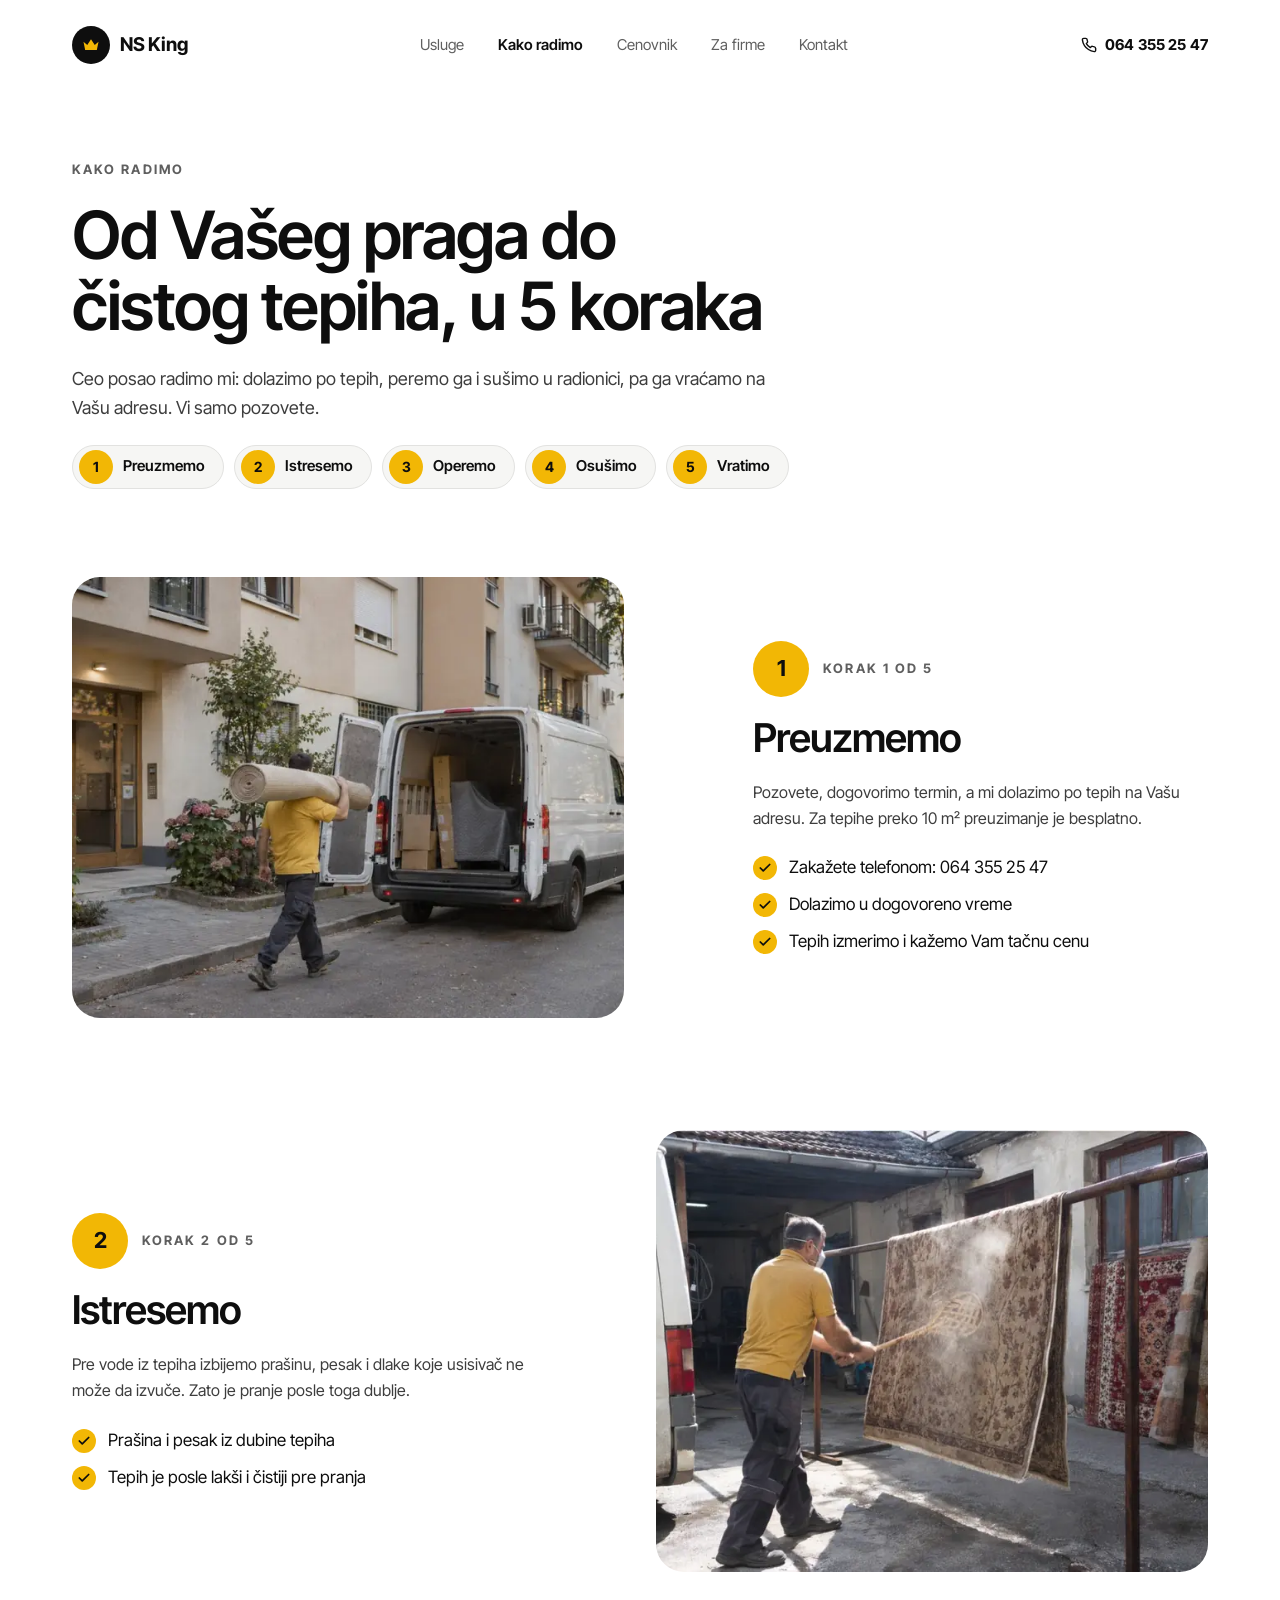
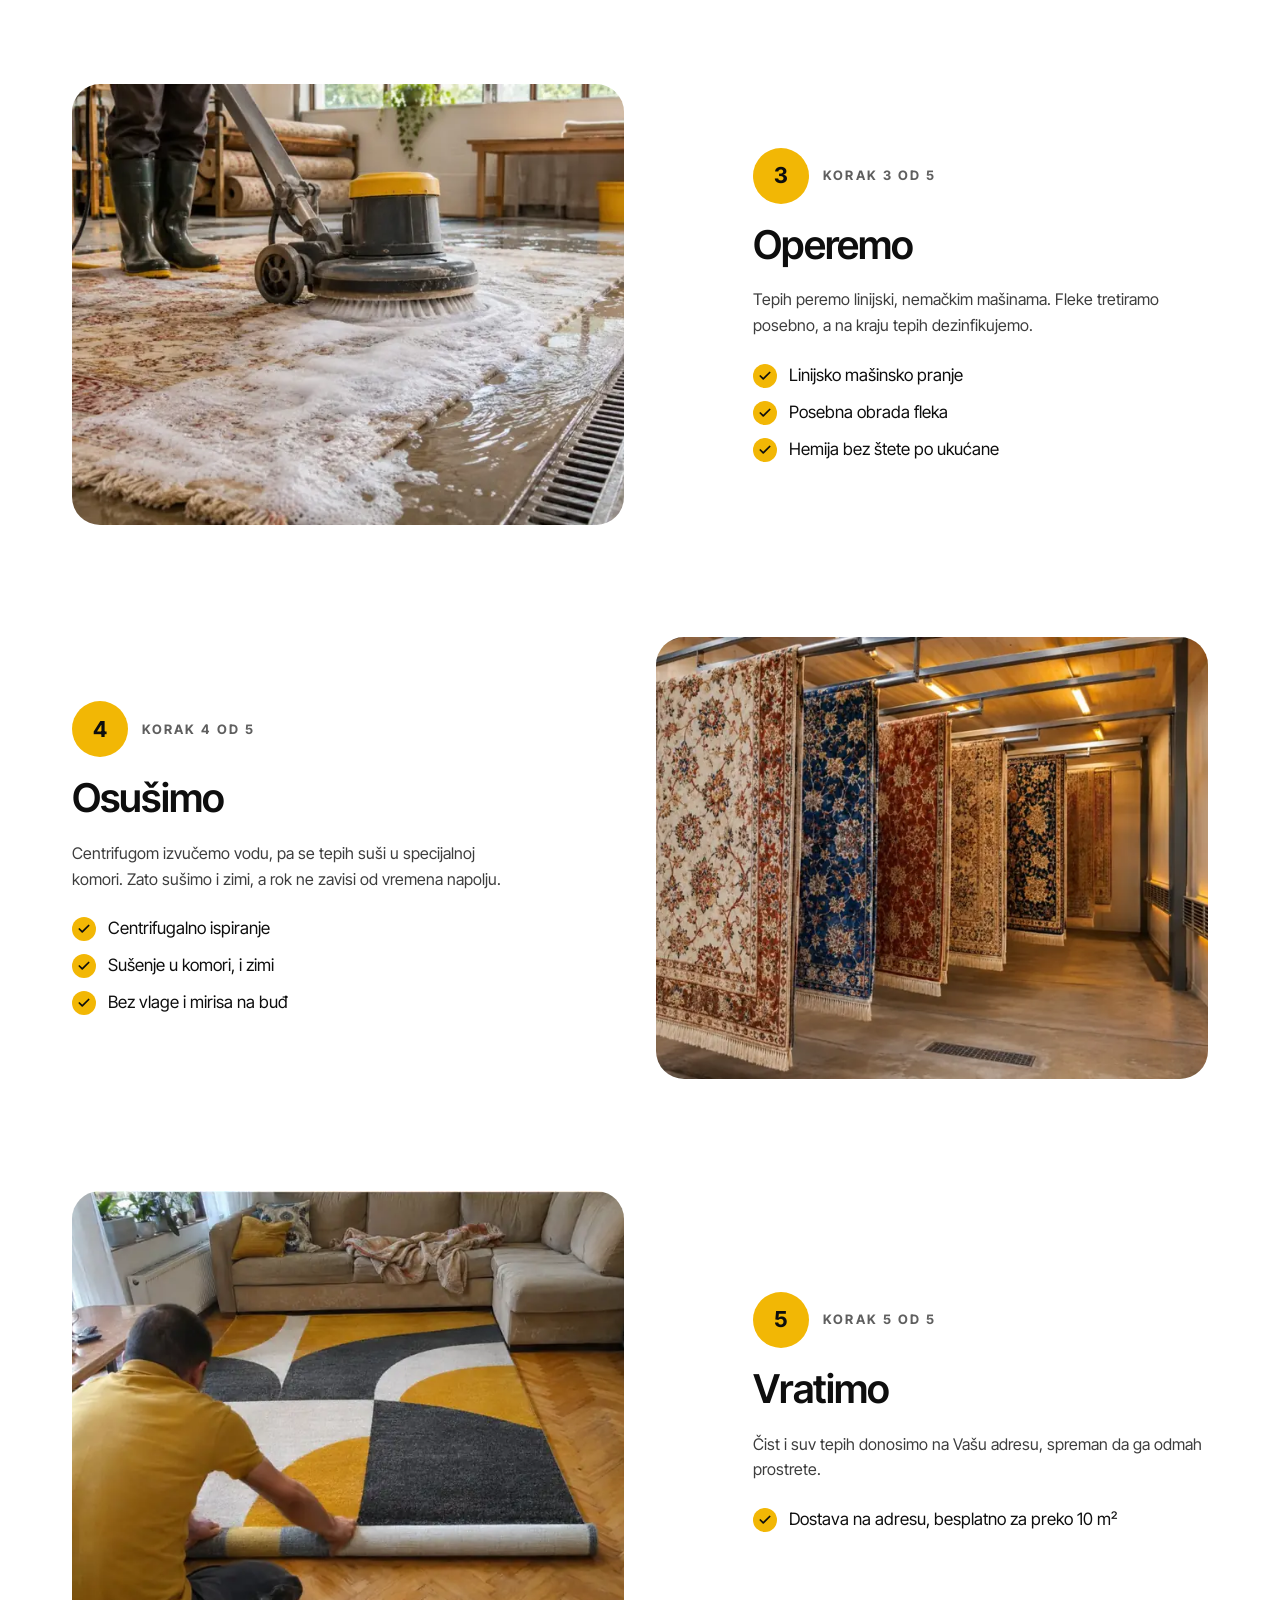
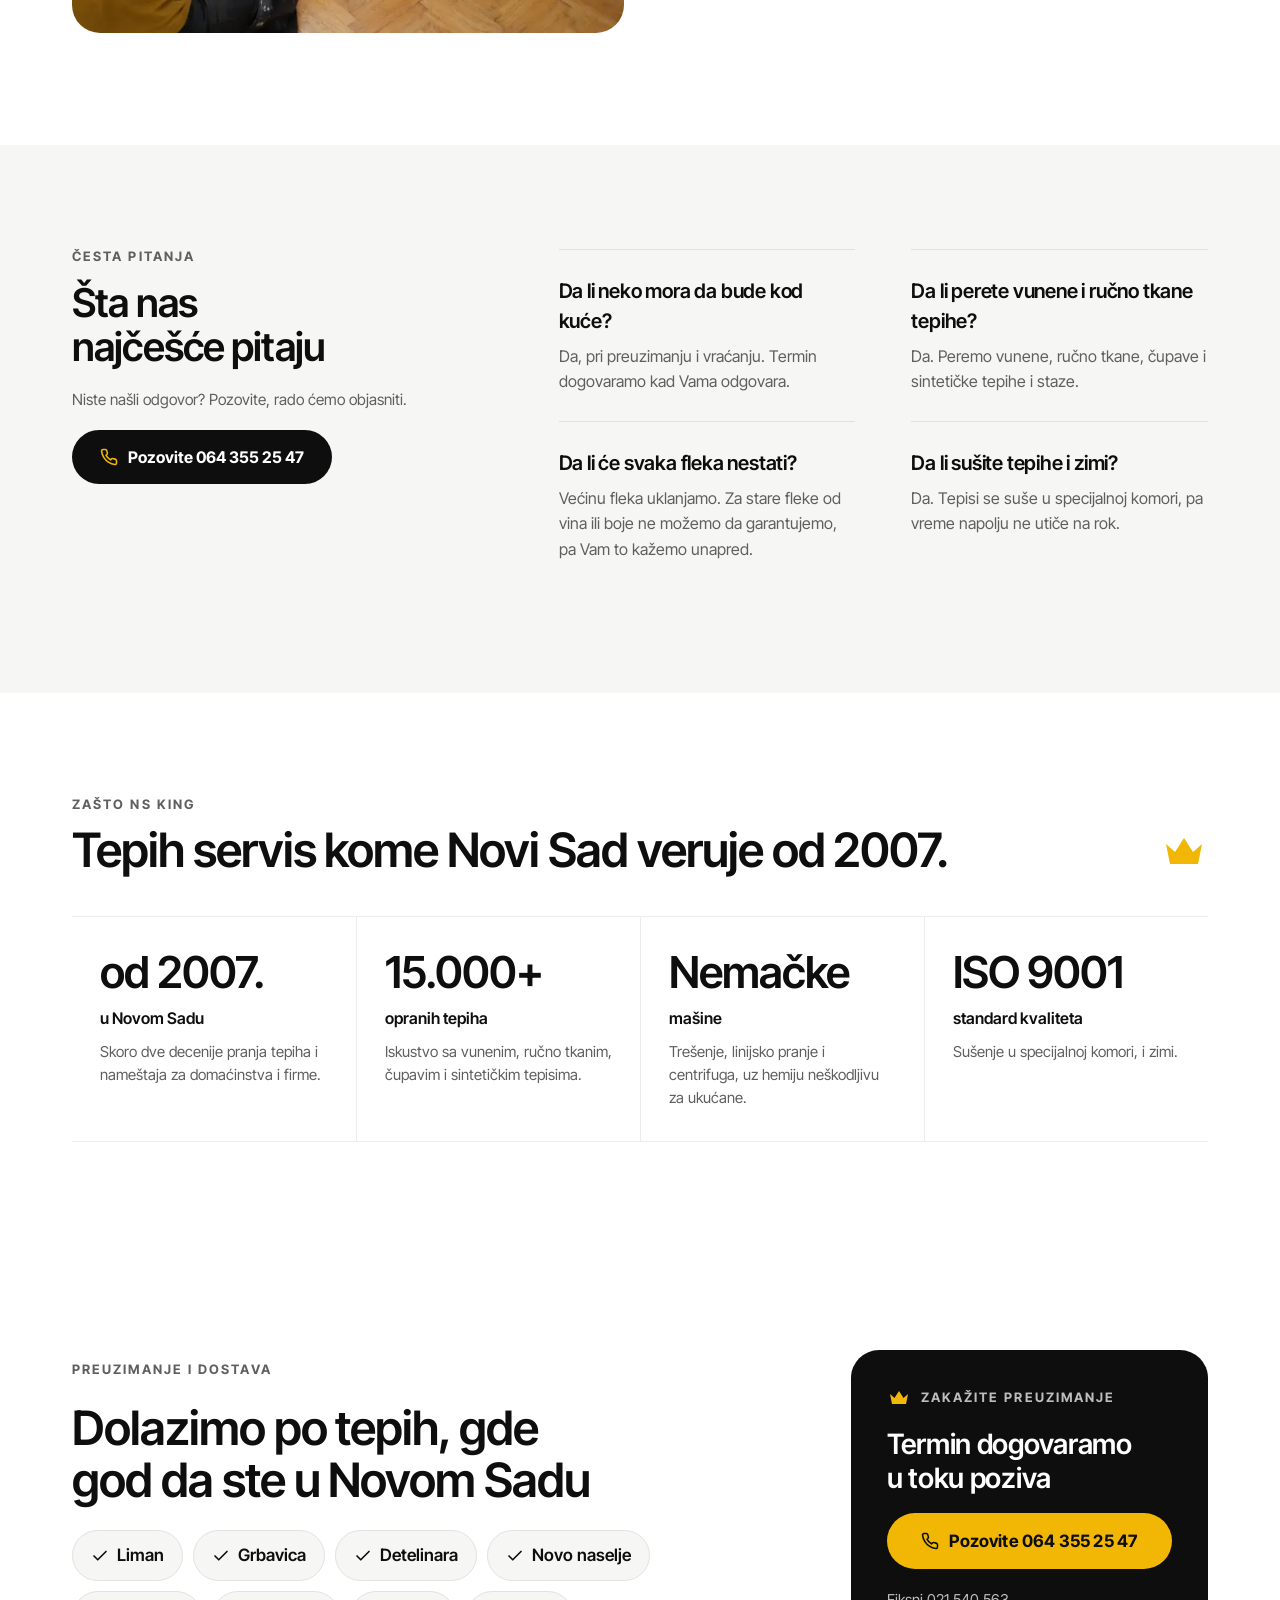
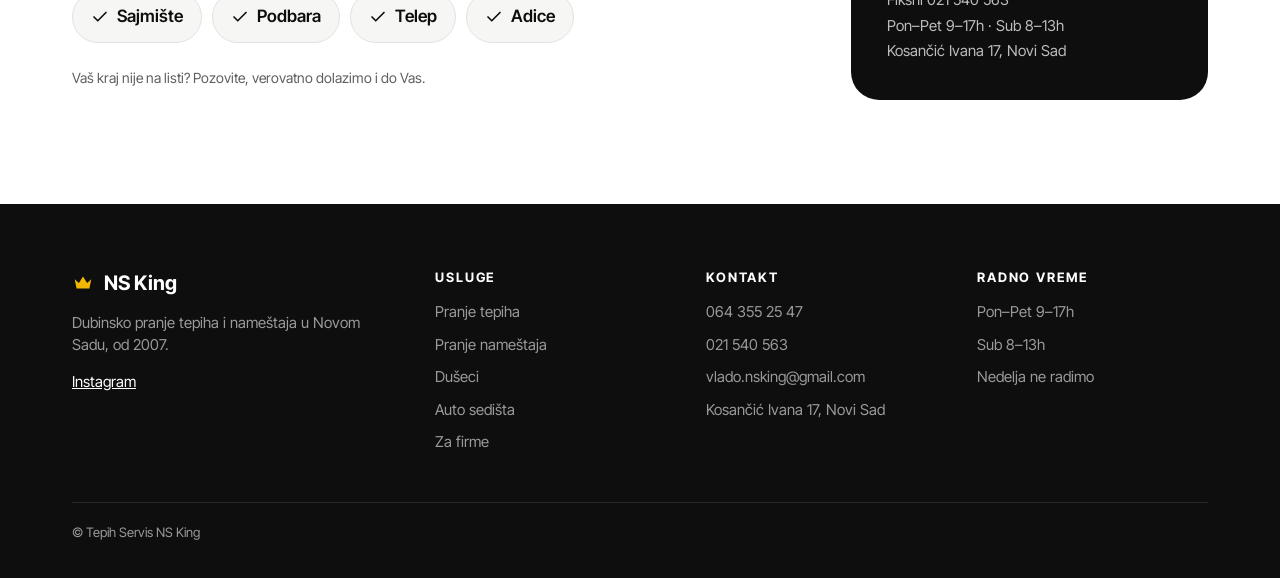
<file: kako-radimo.html>
<!doctype html>
<html lang="sr-Latn">
<head>
<meta charset="utf-8">
<meta name="viewport" content="width=device-width, initial-scale=1">
<title>Kako radimo: pranje tepiha u 5 koraka | NS King Novi Sad</title>
<meta name="description" content="Preuzmemo tepih na adresi, istresemo ga, operemo nemačkim mašinama, osušimo u komori i vratimo. Pranje tepiha u Novom Sadu, i zimi.">
<link rel="canonical" href="https://tepihservisnovisad.co.rs/kako-radimo.html">
<meta property="og:type" content="website">
<meta property="og:title" content="Kako radimo: pranje tepiha u 5 koraka | NS King Novi Sad">
<meta property="og:description" content="Preuzmemo tepih na adresi, istresemo ga, operemo nemačkim mašinama, osušimo u komori i vratimo. Pranje tepiha u Novom Sadu, i zimi.">
<meta property="og:url" content="https://tepihservisnovisad.co.rs/kako-radimo.html">
<meta property="og:image" content="https://tepihservisnovisad.co.rs/images/hero-posle.jpg">
<meta property="og:locale" content="sr_RS">
<meta name="theme-color" content="#0E0E0E">
<link rel="icon" href="favicon.svg" type="image/svg+xml">
<link rel="apple-touch-icon" href="apple-touch-icon.png">
<link rel="preconnect" href="https://fonts.googleapis.com">
<link rel="preconnect" href="https://fonts.gstatic.com" crossorigin>
<link href="https://fonts.googleapis.com/css2?family=Inter+Tight:wght@400;500;600;700&display=swap" rel="stylesheet">
<link rel="stylesheet" href="css/style.css">
</head>
<body>
<a class="sr-only" href="#sadrzaj">Preskoči na sadržaj</a>
<header class="site-header">
  <div class="wrap">
    <a class="logo" href="index.html" aria-label="NS King, početna"><span class="logo-mark"><svg class="crown" width="20" height="20" viewBox="0 0 24 24" fill="#F2B705" aria-hidden="true"><path d="M3 8l4.5 4L12 5l4.5 7L21 8l-2 10H5L3 8z"/></svg></span><span class="logo-text">NS King</span></a>
    <nav class="nav" aria-label="Glavni meni"><a href="usluge.html">Usluge</a><a href="kako-radimo.html" aria-current="page">Kako radimo</a><a href="cenovnik.html">Cenovnik</a><a href="za-firme.html">Za firme</a><a href="kontakt.html">Kontakt</a></nav>
    <a class="header-phone" href="tel:+381643552547" aria-label="Pozovite 064 355 25 47"><svg width="16" height="16" viewBox="0 0 24 24" fill="none" stroke="#0E0E0E" stroke-width="2.1" stroke-linecap="round" stroke-linejoin="round" aria-hidden="true"><path d="M22 16.9v3a2 2 0 0 1-2.2 2 19.8 19.8 0 0 1-8.6-3.1 19.5 19.5 0 0 1-6-6A19.8 19.8 0 0 1 2.1 4.2 2 2 0 0 1 4.1 2h3a2 2 0 0 1 2 1.7c.1.9.4 1.8.7 2.7a2 2 0 0 1-.5 2.1L8 9.8a16 16 0 0 0 6 6l1.3-1.3a2 2 0 0 1 2.1-.4c.9.3 1.8.6 2.7.7a2 2 0 0 1 1.7 2z"/></svg>064 355 25 47</a>
    <div class="header-mobile">
      <a class="icon-btn icon-btn--y" href="tel:+381643552547" aria-label="Pozovite 064 355 25 47"><svg width="18" height="18" viewBox="0 0 24 24" fill="none" stroke="#0E0E0E" stroke-width="2.1" stroke-linecap="round" stroke-linejoin="round" aria-hidden="true"><path d="M22 16.9v3a2 2 0 0 1-2.2 2 19.8 19.8 0 0 1-8.6-3.1 19.5 19.5 0 0 1-6-6A19.8 19.8 0 0 1 2.1 4.2 2 2 0 0 1 4.1 2h3a2 2 0 0 1 2 1.7c.1.9.4 1.8.7 2.7a2 2 0 0 1-.5 2.1L8 9.8a16 16 0 0 0 6 6l1.3-1.3a2 2 0 0 1 2.1-.4c.9.3 1.8.6 2.7.7a2 2 0 0 1 1.7 2z"/></svg></a>
      <button class="icon-btn icon-btn--line" type="button" data-menu-btn aria-expanded="false" aria-controls="mobile-nav" aria-label="Otvori meni"><svg width="20" height="20" viewBox="0 0 24 24" fill="none" stroke="#0E0E0E" stroke-width="2" stroke-linecap="round" aria-hidden="true"><path d="M4 7h16M4 12h16M4 17h16"/></svg></button>
    </div>
  </div>
  <nav class="mobile-nav" id="mobile-nav" aria-label="Meni"><a class="mnav-link" href="index.html">Početna</a><a class="mnav-link" href="usluge.html">Usluge</a><a class="mnav-link" href="kako-radimo.html" aria-current="page">Kako radimo</a><a class="mnav-link" href="cenovnik.html">Cenovnik</a><a class="mnav-link" href="za-firme.html">Za firme</a><a class="mnav-link" href="kontakt.html">Kontakt</a><a class="btn btn--y btn--call btn--block" href="tel:+381643552547" aria-label="Pozovite 064 355 25 47"><svg width="18" height="18" viewBox="0 0 24 24" fill="none" stroke="#0E0E0E" stroke-width="2.1" stroke-linecap="round" stroke-linejoin="round" aria-hidden="true"><path d="M22 16.9v3a2 2 0 0 1-2.2 2 19.8 19.8 0 0 1-8.6-3.1 19.5 19.5 0 0 1-6-6A19.8 19.8 0 0 1 2.1 4.2 2 2 0 0 1 4.1 2h3a2 2 0 0 1 2 1.7c.1.9.4 1.8.7 2.7a2 2 0 0 1-.5 2.1L8 9.8a16 16 0 0 0 6 6l1.3-1.3a2 2 0 0 1 2.1-.4c.9.3 1.8.6 2.7.7a2 2 0 0 1 1.7 2z"/></svg>Pozovite 064 355 25 47</a></nav>
</header>
<main id="sadrzaj">
<section class="page-hero">
  <div class="wrap"><div class="eyebrow">Kako radimo</div><h1 class="h1">Od Vašeg praga do čistog tepiha, u 5 koraka</h1><p class="lead">Ceo posao radimo mi: dolazimo po tepih, peremo ga i sušimo u radionici, pa ga vraćamo na Vašu adresu. Vi samo pozovete.</p><div class="chips"><a class="chip chip--num" href="#korak-1"><span class="num">1</span>Preuzmemo</a><a class="chip chip--num" href="#korak-2"><span class="num">2</span>Istresemo</a><a class="chip chip--num" href="#korak-3"><span class="num">3</span>Operemo</a><a class="chip chip--num" href="#korak-4"><span class="num">4</span>Osušimo</a><a class="chip chip--num" href="#korak-5"><span class="num">5</span>Vratimo</a></div></div>
</section><section class="rows"><div class="wrap"><article class="split" id="korak-1">
  <div class="split-media"><picture><source type="image/webp" srcset="images/korak-1-preuzimanje-480.webp 480w, images/korak-1-preuzimanje-800.webp 800w, images/korak-1-preuzimanje-1078.webp 1078w" sizes="(max-width: 1100px) 100vw, 50vw"><img src="images/korak-1-preuzimanje.jpg" alt="Radnik preuzima tepih ispred zgrade" width="1078" height="717" loading="lazy" decoding="async"></picture></div>
  <div class="split-body"><div class="step-head"><span class="num num--lg">1</span><div class="eyebrow">Korak 1 od 5</div></div><h2 class="h2 h2--md">Preuzmemo</h2><p class="text text--dark">Pozovete, dogovorimo termin, a mi dolazimo po tepih na Vašu adresu. Za tepihe preko 10 m² preuzimanje je besplatno.</p><ul class="checks"><li><span class="check-ic"><svg width="14" height="14" viewBox="0 0 24 24" fill="none" stroke="#0E0E0E" stroke-width="3" stroke-linecap="round" stroke-linejoin="round" aria-hidden="true"><path d="M20 6L9 17l-5-5"/></svg></span><span>Zakažete telefonom: 064 355 25 47</span></li><li><span class="check-ic"><svg width="14" height="14" viewBox="0 0 24 24" fill="none" stroke="#0E0E0E" stroke-width="3" stroke-linecap="round" stroke-linejoin="round" aria-hidden="true"><path d="M20 6L9 17l-5-5"/></svg></span><span>Dolazimo u dogovoreno vreme</span></li><li><span class="check-ic"><svg width="14" height="14" viewBox="0 0 24 24" fill="none" stroke="#0E0E0E" stroke-width="3" stroke-linecap="round" stroke-linejoin="round" aria-hidden="true"><path d="M20 6L9 17l-5-5"/></svg></span><span>Tepih izmerimo i kažemo Vam tačnu cenu</span></li></ul></div>
</article><article class="split split--flip" id="korak-2">
  <div class="split-media"><picture><source type="image/webp" srcset="images/korak-2-istresanje-480.webp 480w, images/korak-2-istresanje-800.webp 800w, images/korak-2-istresanje-1200.webp 1200w" sizes="(max-width: 1100px) 100vw, 50vw"><img src="images/korak-2-istresanje.jpg" alt="Ručno istresanje tepiha" width="1200" height="801" loading="lazy" decoding="async"></picture></div>
  <div class="split-body"><div class="step-head"><span class="num num--lg">2</span><div class="eyebrow">Korak 2 od 5</div></div><h2 class="h2 h2--md">Istresemo</h2><p class="text text--dark">Pre vode iz tepiha izbijemo prašinu, pesak i dlake koje usisivač ne može da izvuče. Zato je pranje posle toga dublje.</p><ul class="checks"><li><span class="check-ic"><svg width="14" height="14" viewBox="0 0 24 24" fill="none" stroke="#0E0E0E" stroke-width="3" stroke-linecap="round" stroke-linejoin="round" aria-hidden="true"><path d="M20 6L9 17l-5-5"/></svg></span><span>Prašina i pesak iz dubine tepiha</span></li><li><span class="check-ic"><svg width="14" height="14" viewBox="0 0 24 24" fill="none" stroke="#0E0E0E" stroke-width="3" stroke-linecap="round" stroke-linejoin="round" aria-hidden="true"><path d="M20 6L9 17l-5-5"/></svg></span><span>Tepih je posle lakši i čistiji pre pranja</span></li></ul></div>
</article><article class="split" id="korak-3">
  <div class="split-media"><picture><source type="image/webp" srcset="images/korak-3-pranje-480.webp 480w, images/korak-3-pranje-800.webp 800w, images/korak-3-pranje-1078.webp 1078w" sizes="(max-width: 1100px) 100vw, 50vw"><img src="images/korak-3-pranje.jpg" alt="Mašinsko pranje tepiha" width="1078" height="717" loading="lazy" decoding="async"></picture></div>
  <div class="split-body"><div class="step-head"><span class="num num--lg">3</span><div class="eyebrow">Korak 3 od 5</div></div><h2 class="h2 h2--md">Operemo</h2><p class="text text--dark">Tepih peremo linijski, nemačkim mašinama. Fleke tretiramo posebno, a na kraju tepih dezinfikujemo.</p><ul class="checks"><li><span class="check-ic"><svg width="14" height="14" viewBox="0 0 24 24" fill="none" stroke="#0E0E0E" stroke-width="3" stroke-linecap="round" stroke-linejoin="round" aria-hidden="true"><path d="M20 6L9 17l-5-5"/></svg></span><span>Linijsko mašinsko pranje</span></li><li><span class="check-ic"><svg width="14" height="14" viewBox="0 0 24 24" fill="none" stroke="#0E0E0E" stroke-width="3" stroke-linecap="round" stroke-linejoin="round" aria-hidden="true"><path d="M20 6L9 17l-5-5"/></svg></span><span>Posebna obrada fleka</span></li><li><span class="check-ic"><svg width="14" height="14" viewBox="0 0 24 24" fill="none" stroke="#0E0E0E" stroke-width="3" stroke-linecap="round" stroke-linejoin="round" aria-hidden="true"><path d="M20 6L9 17l-5-5"/></svg></span><span>Hemija bez štete po ukućane</span></li></ul></div>
</article><article class="split split--flip" id="korak-4">
  <div class="split-media"><picture><source type="image/webp" srcset="images/korak-4-susenje-480.webp 480w, images/korak-4-susenje-800.webp 800w, images/korak-4-susenje-1078.webp 1078w" sizes="(max-width: 1100px) 100vw, 50vw"><img src="images/korak-4-susenje.jpg" alt="Tepisi u komori za sušenje" width="1078" height="717" loading="lazy" decoding="async"></picture></div>
  <div class="split-body"><div class="step-head"><span class="num num--lg">4</span><div class="eyebrow">Korak 4 od 5</div></div><h2 class="h2 h2--md">Osušimo</h2><p class="text text--dark">Centrifugom izvučemo vodu, pa se tepih suši u specijalnoj komori. Zato sušimo i zimi, a rok ne zavisi od vremena napolju.</p><ul class="checks"><li><span class="check-ic"><svg width="14" height="14" viewBox="0 0 24 24" fill="none" stroke="#0E0E0E" stroke-width="3" stroke-linecap="round" stroke-linejoin="round" aria-hidden="true"><path d="M20 6L9 17l-5-5"/></svg></span><span>Centrifugalno ispiranje</span></li><li><span class="check-ic"><svg width="14" height="14" viewBox="0 0 24 24" fill="none" stroke="#0E0E0E" stroke-width="3" stroke-linecap="round" stroke-linejoin="round" aria-hidden="true"><path d="M20 6L9 17l-5-5"/></svg></span><span>Sušenje u komori, i zimi</span></li><li><span class="check-ic"><svg width="14" height="14" viewBox="0 0 24 24" fill="none" stroke="#0E0E0E" stroke-width="3" stroke-linecap="round" stroke-linejoin="round" aria-hidden="true"><path d="M20 6L9 17l-5-5"/></svg></span><span>Bez vlage i mirisa na buđ</span></li></ul></div>
</article><article class="split" id="korak-5">
  <div class="split-media"><picture><source type="image/webp" srcset="images/korak-5-vracanje-480.webp 480w, images/korak-5-vracanje-800.webp 800w, images/korak-5-vracanje-1200.webp 1200w" sizes="(max-width: 1100px) 100vw, 50vw"><img src="images/korak-5-vracanje.jpg" alt="Radnik odmotava čist tepih ispred sofe" width="1200" height="801" loading="lazy" decoding="async"></picture></div>
  <div class="split-body"><div class="step-head"><span class="num num--lg">5</span><div class="eyebrow">Korak 5 od 5</div></div><h2 class="h2 h2--md">Vratimo</h2><p class="text text--dark">Čist i suv tepih donosimo na Vašu adresu, spreman da ga odmah prostrete.</p><ul class="checks"><li><span class="check-ic"><svg width="14" height="14" viewBox="0 0 24 24" fill="none" stroke="#0E0E0E" stroke-width="3" stroke-linecap="round" stroke-linejoin="round" aria-hidden="true"><path d="M20 6L9 17l-5-5"/></svg></span><span>Dostava na adresu, besplatno za preko 10 m²</span></li></ul></div>
</article></div></section>
<section class="section section--gray" aria-labelledby="faq-naslov">
  <div class="wrap grid-12 faq-wrap">
    <div class="faq-intro"><div class="eyebrow">Česta pitanja</div><h2 class="h2 h2--md" id="faq-naslov">Šta nas najčešće pitaju</h2><p class="text">Niste našli odgovor? Pozovite, rado ćemo objasniti.</p><a class="btn btn--k" href="tel:+381643552547"><svg width="18" height="18" viewBox="0 0 24 24" fill="none" stroke="#F2B705" stroke-width="2.1" stroke-linecap="round" stroke-linejoin="round" aria-hidden="true"><path d="M22 16.9v3a2 2 0 0 1-2.2 2 19.8 19.8 0 0 1-8.6-3.1 19.5 19.5 0 0 1-6-6A19.8 19.8 0 0 1 2.1 4.2 2 2 0 0 1 4.1 2h3a2 2 0 0 1 2 1.7c.1.9.4 1.8.7 2.7a2 2 0 0 1-.5 2.1L8 9.8a16 16 0 0 0 6 6l1.3-1.3a2 2 0 0 1 2.1-.4c.9.3 1.8.6 2.7.7a2 2 0 0 1 1.7 2z"/></svg>Pozovite 064 355 25 47</a></div>
    <div class="faq-list"><div class="faq"><div class="faq-item"><h3>Da li neko mora da bude kod kuće?</h3><p>Da, pri preuzimanju i vraćanju. Termin dogovaramo kad Vama odgovara.</p></div><div class="faq-item"><h3>Da li perete vunene i ručno tkane tepihe?</h3><p>Da. Peremo vunene, ručno tkane, čupave i sintetičke tepihe i staze.</p></div><div class="faq-item"><h3>Da li će svaka fleka nestati?</h3><p>Većinu fleka uklanjamo. Za stare fleke od vina ili boje ne možemo da garantujemo, pa Vam to kažemo unapred.</p></div><div class="faq-item"><h3>Da li sušite tepihe i zimi?</h3><p>Da. Tepisi se suše u specijalnoj komori, pa vreme napolju ne utiče na rok.</p></div></div></div>
  </div>
</section><section class="section" aria-labelledby="zasto-naslov">
  <div class="wrap">
    <div class="why-head">
      <div class="stack gap-12">
        <div class="eyebrow-row"><svg class="crown why-crown-small" width="18" height="18" viewBox="0 0 24 24" fill="#F2B705" aria-hidden="true"><path d="M3 8l4.5 4L12 5l4.5 7L21 8l-2 10H5L3 8z"/></svg><div class="eyebrow">Zašto NS King</div></div>
        <h2 class="h2" id="zasto-naslov">Tepih servis kome Novi Sad veruje od 2007.</h2>
        <p class="text why-lead">Skoro dve decenije pranja tepiha i nameštaja za domaćinstva i firme.</p>
      </div>
      <svg class="crown why-crown-big" width="48" height="48" viewBox="0 0 24 24" fill="#F2B705" aria-hidden="true"><path d="M3 8l4.5 4L12 5l4.5 7L21 8l-2 10H5L3 8z"/></svg>
    </div>
    <div class="stats">
      <div class="stat"><span class="stat-tick"></span><div class="stat-num">od 2007.</div><div class="stat-label">u Novom Sadu</div><div class="stat-desc">Skoro dve decenije pranja tepiha i nameštaja za domaćinstva i firme.</div></div>
      <div class="stat"><span class="stat-tick"></span><div class="stat-num">15.000+</div><div class="stat-label">opranih tepiha</div><div class="stat-desc">Iskustvo sa vunenim, ručno tkanim, čupavim i sintetičkim tepisima.</div></div>
      <div class="stat"><span class="stat-tick"></span><div class="stat-num">Nemačke</div><div class="stat-label">mašine</div><div class="stat-desc">Trešenje, linijsko pranje i centrifuga, uz hemiju neškodljivu za ukućane.</div></div>
      <div class="stat"><span class="stat-tick"></span><div class="stat-num">ISO 9001</div><div class="stat-label">standard kvaliteta</div><div class="stat-desc">Sušenje u specijalnoj komori, i zimi.</div></div>
    </div>
  </div>
</section><section class="section" aria-labelledby="dostava-naslov">
  <div class="wrap grid-12 delivery">
    <div class="delivery-text">
      <div class="eyebrow">Preuzimanje i dostava</div>
      <h2 class="h2" id="dostava-naslov">Dolazimo po tepih, gde god da ste u Novom Sadu</h2>
      <div class="zones"><div class="zone"><svg width="18" height="18" viewBox="0 0 24 24" fill="none" stroke="#0E0E0E" stroke-width="2.2" stroke-linecap="round" stroke-linejoin="round" aria-hidden="true"><path d="M20 6L9 17l-5-5"/></svg>Liman</div><div class="zone"><svg width="18" height="18" viewBox="0 0 24 24" fill="none" stroke="#0E0E0E" stroke-width="2.2" stroke-linecap="round" stroke-linejoin="round" aria-hidden="true"><path d="M20 6L9 17l-5-5"/></svg>Grbavica</div><div class="zone"><svg width="18" height="18" viewBox="0 0 24 24" fill="none" stroke="#0E0E0E" stroke-width="2.2" stroke-linecap="round" stroke-linejoin="round" aria-hidden="true"><path d="M20 6L9 17l-5-5"/></svg>Detelinara</div><div class="zone"><svg width="18" height="18" viewBox="0 0 24 24" fill="none" stroke="#0E0E0E" stroke-width="2.2" stroke-linecap="round" stroke-linejoin="round" aria-hidden="true"><path d="M20 6L9 17l-5-5"/></svg>Novo naselje</div><div class="zone"><svg width="18" height="18" viewBox="0 0 24 24" fill="none" stroke="#0E0E0E" stroke-width="2.2" stroke-linecap="round" stroke-linejoin="round" aria-hidden="true"><path d="M20 6L9 17l-5-5"/></svg>Sajmište</div><div class="zone"><svg width="18" height="18" viewBox="0 0 24 24" fill="none" stroke="#0E0E0E" stroke-width="2.2" stroke-linecap="round" stroke-linejoin="round" aria-hidden="true"><path d="M20 6L9 17l-5-5"/></svg>Podbara</div><div class="zone"><svg width="18" height="18" viewBox="0 0 24 24" fill="none" stroke="#0E0E0E" stroke-width="2.2" stroke-linecap="round" stroke-linejoin="round" aria-hidden="true"><path d="M20 6L9 17l-5-5"/></svg>Telep</div><div class="zone"><svg width="18" height="18" viewBox="0 0 24 24" fill="none" stroke="#0E0E0E" stroke-width="2.2" stroke-linecap="round" stroke-linejoin="round" aria-hidden="true"><path d="M20 6L9 17l-5-5"/></svg>Adice</div></div>
      <p class="small">Vaš kraj nije na listi? Pozovite, verovatno dolazimo i do Vas.</p>
    </div>
    <div class="delivery-card"><div class="call-card">
  <div class="eyebrow-row"><svg class="crown" width="24" height="24" viewBox="0 0 24 24" fill="#F2B705" aria-hidden="true"><path d="M3 8l4.5 4L12 5l4.5 7L21 8l-2 10H5L3 8z"/></svg><div class="eyebrow eyebrow--light">Zakažite preuzimanje</div></div>
  <div class="call-card-title">Termin dogovaramo u toku poziva</div><a class="btn btn--y btn--call btn--block" href="tel:+381643552547" aria-label="Pozovite 064 355 25 47"><svg width="18" height="18" viewBox="0 0 24 24" fill="none" stroke="#0E0E0E" stroke-width="2.1" stroke-linecap="round" stroke-linejoin="round" aria-hidden="true"><path d="M22 16.9v3a2 2 0 0 1-2.2 2 19.8 19.8 0 0 1-8.6-3.1 19.5 19.5 0 0 1-6-6A19.8 19.8 0 0 1 2.1 4.2 2 2 0 0 1 4.1 2h3a2 2 0 0 1 2 1.7c.1.9.4 1.8.7 2.7a2 2 0 0 1-.5 2.1L8 9.8a16 16 0 0 0 6 6l1.3-1.3a2 2 0 0 1 2.1-.4c.9.3 1.8.6 2.7.7a2 2 0 0 1 1.7 2z"/></svg>Pozovite 064 355 25 47</a>
  <div class="call-card-info">Fiksni <a href="tel:+38121540563">021 540 563</a><br>Pon–Pet 9–17h · Sub 8–13h<br>Kosančić Ivana 17, Novi Sad</div>
</div></div>
  </div>
</section>
</main>
<footer class="site-footer">
  <div class="wrap">
    <div class="footer-grid">
      <div class="footer-brand">
        <div class="logo-row"><svg class="crown" width="22" height="22" viewBox="0 0 24 24" fill="#F2B705" aria-hidden="true"><path d="M3 8l4.5 4L12 5l4.5 7L21 8l-2 10H5L3 8z"/></svg>NS King</div>
        <div>Dubinsko pranje tepiha i nameštaja u Novom Sadu, od 2007.</div>
        <div><a href="https://www.instagram.com/tepih_servis_king/" target="_blank" rel="noopener">Instagram</a></div>
      </div>
      <div class="footer-col"><h3>Usluge</h3><a href="usluge.html#tepisi">Pranje tepiha</a><a href="usluge.html#namestaj">Pranje nameštaja</a><a href="usluge.html#duseci">Dušeci</a><a href="usluge.html#auto-sedista">Auto sedišta</a><a href="za-firme.html">Za firme</a></div>
      <div class="footer-col"><h3>Kontakt</h3><a href="tel:+381643552547">064 355 25 47</a><a href="tel:+38121540563">021 540 563</a><a href="mailto:vlado.nsking@gmail.com">vlado.nsking@gmail.com</a><span>Kosančić Ivana 17, Novi Sad</span></div>
      <div class="footer-col"><h3>Radno vreme</h3><span>Pon–Pet 9–17h</span><span>Sub 8–13h</span><span>Nedelja ne radimo</span></div>
    </div>
    <div class="footer-bottom">© Tepih Servis NS King</div>
  </div>
</footer>
<script src="js/main.js" defer></script>
</body>
</html>
</file>
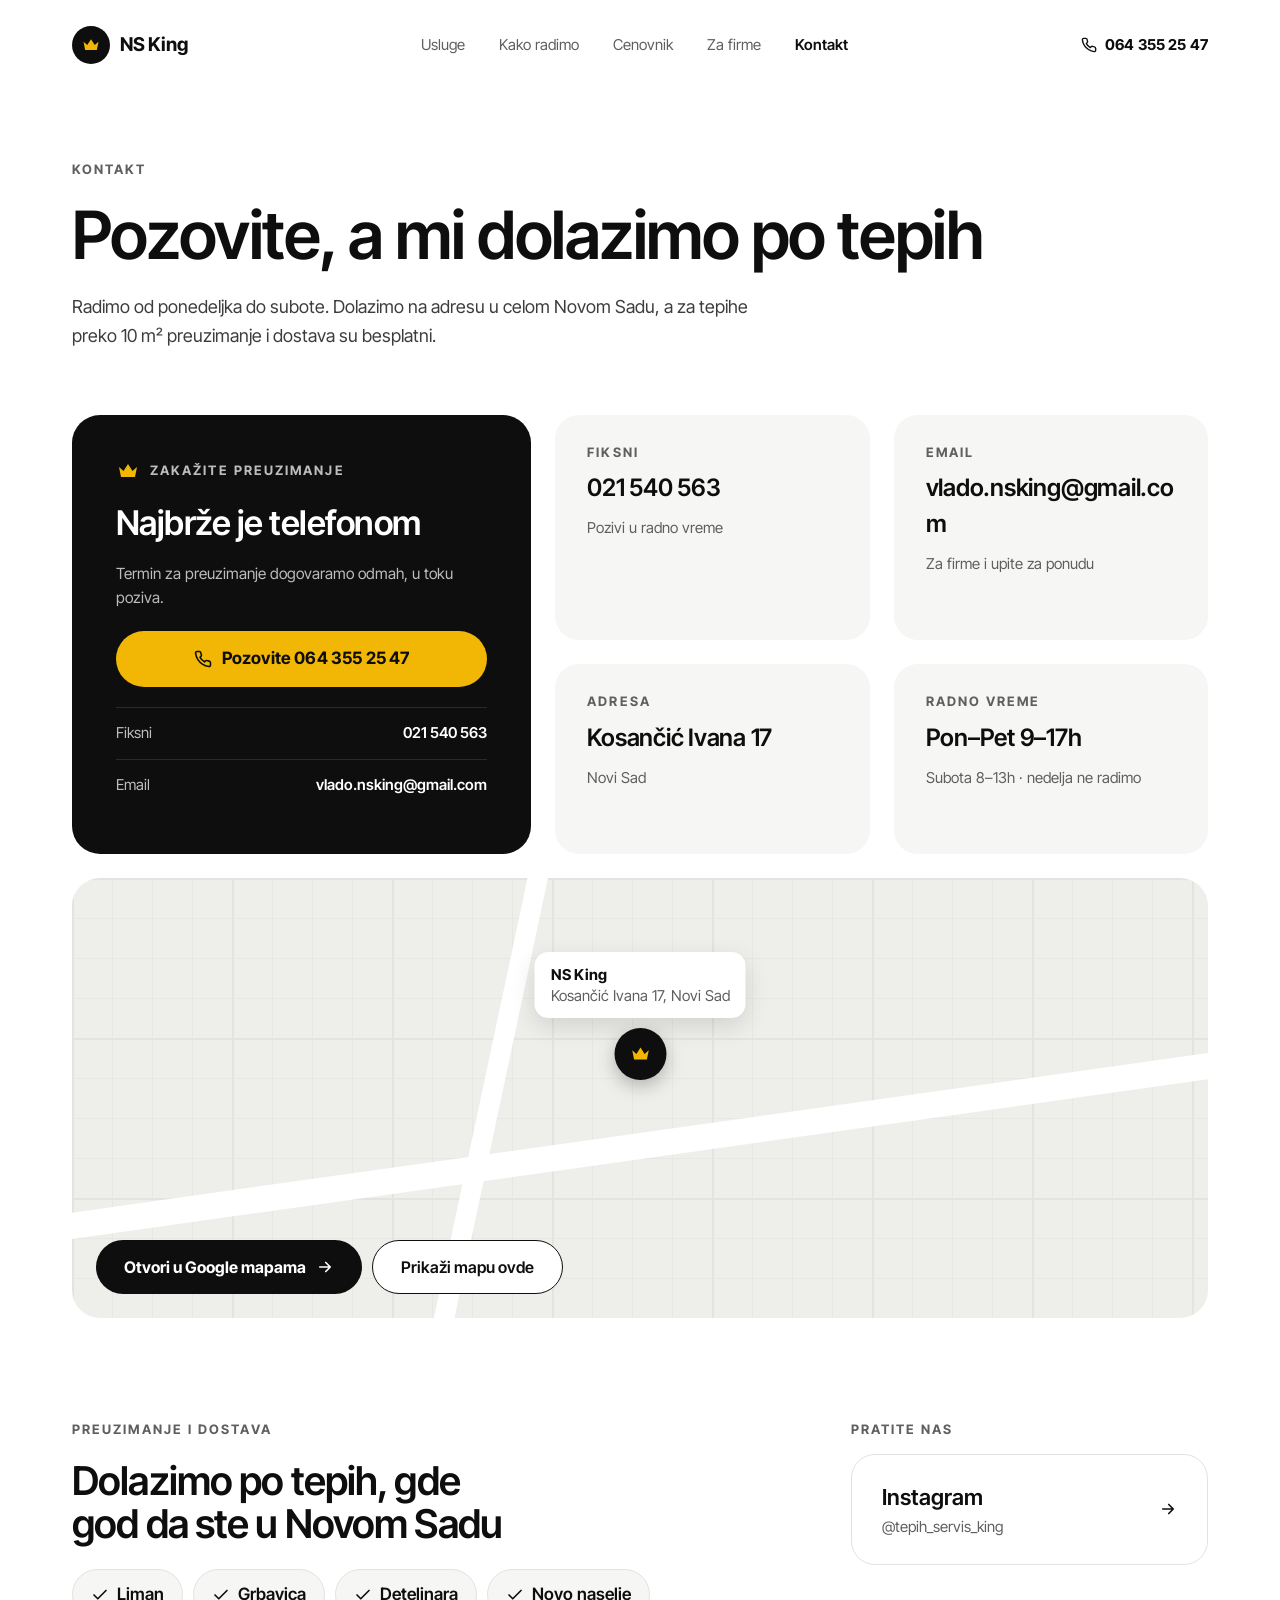
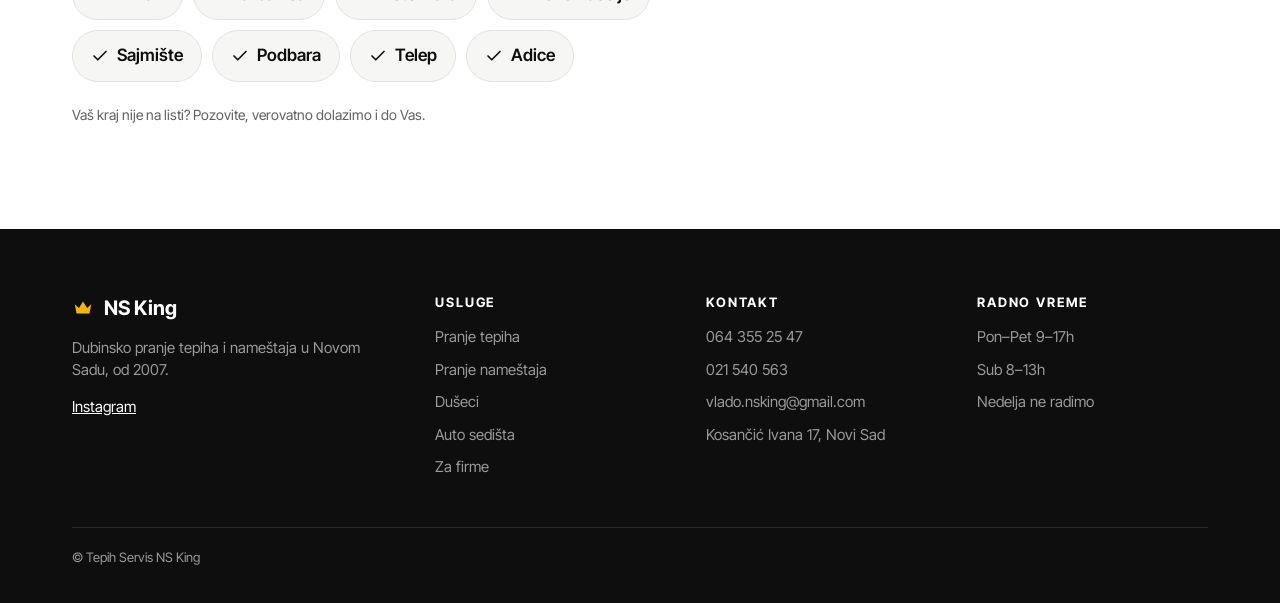
<file: kontakt.html>
<!doctype html>
<html lang="sr-Latn">
<head>
<meta charset="utf-8">
<meta name="viewport" content="width=device-width, initial-scale=1">
<title>Kontakt: 064 355 25 47 | Tepih Servis NS King Novi Sad</title>
<meta name="description" content="Pozovite 064 355 25 47 ili 021 540 563. Kosančić Ivana 17, Novi Sad. Radimo Pon–Pet 9–17h i subotom 8–13h.">
<link rel="canonical" href="https://tepihservisnovisad.co.rs/kontakt.html">
<meta property="og:type" content="website">
<meta property="og:title" content="Kontakt: 064 355 25 47 | Tepih Servis NS King Novi Sad">
<meta property="og:description" content="Pozovite 064 355 25 47 ili 021 540 563. Kosančić Ivana 17, Novi Sad. Radimo Pon–Pet 9–17h i subotom 8–13h.">
<meta property="og:url" content="https://tepihservisnovisad.co.rs/kontakt.html">
<meta property="og:image" content="https://tepihservisnovisad.co.rs/images/hero-posle.jpg">
<meta property="og:locale" content="sr_RS">
<meta name="theme-color" content="#0E0E0E">
<link rel="icon" href="favicon.svg" type="image/svg+xml">
<link rel="apple-touch-icon" href="apple-touch-icon.png">
<link rel="preconnect" href="https://fonts.googleapis.com">
<link rel="preconnect" href="https://fonts.gstatic.com" crossorigin>
<link href="https://fonts.googleapis.com/css2?family=Inter+Tight:wght@400;500;600;700&display=swap" rel="stylesheet">
<link rel="stylesheet" href="css/style.css">
</head>
<body>
<a class="sr-only" href="#sadrzaj">Preskoči na sadržaj</a>
<header class="site-header">
  <div class="wrap">
    <a class="logo" href="index.html" aria-label="NS King, početna"><span class="logo-mark"><svg class="crown" width="20" height="20" viewBox="0 0 24 24" fill="#F2B705" aria-hidden="true"><path d="M3 8l4.5 4L12 5l4.5 7L21 8l-2 10H5L3 8z"/></svg></span><span class="logo-text">NS King</span></a>
    <nav class="nav" aria-label="Glavni meni"><a href="usluge.html">Usluge</a><a href="kako-radimo.html">Kako radimo</a><a href="cenovnik.html">Cenovnik</a><a href="za-firme.html">Za firme</a><a href="kontakt.html" aria-current="page">Kontakt</a></nav>
    <a class="header-phone" href="tel:+381643552547" aria-label="Pozovite 064 355 25 47"><svg width="16" height="16" viewBox="0 0 24 24" fill="none" stroke="#0E0E0E" stroke-width="2.1" stroke-linecap="round" stroke-linejoin="round" aria-hidden="true"><path d="M22 16.9v3a2 2 0 0 1-2.2 2 19.8 19.8 0 0 1-8.6-3.1 19.5 19.5 0 0 1-6-6A19.8 19.8 0 0 1 2.1 4.2 2 2 0 0 1 4.1 2h3a2 2 0 0 1 2 1.7c.1.9.4 1.8.7 2.7a2 2 0 0 1-.5 2.1L8 9.8a16 16 0 0 0 6 6l1.3-1.3a2 2 0 0 1 2.1-.4c.9.3 1.8.6 2.7.7a2 2 0 0 1 1.7 2z"/></svg>064 355 25 47</a>
    <div class="header-mobile">
      <a class="icon-btn icon-btn--y" href="tel:+381643552547" aria-label="Pozovite 064 355 25 47"><svg width="18" height="18" viewBox="0 0 24 24" fill="none" stroke="#0E0E0E" stroke-width="2.1" stroke-linecap="round" stroke-linejoin="round" aria-hidden="true"><path d="M22 16.9v3a2 2 0 0 1-2.2 2 19.8 19.8 0 0 1-8.6-3.1 19.5 19.5 0 0 1-6-6A19.8 19.8 0 0 1 2.1 4.2 2 2 0 0 1 4.1 2h3a2 2 0 0 1 2 1.7c.1.9.4 1.8.7 2.7a2 2 0 0 1-.5 2.1L8 9.8a16 16 0 0 0 6 6l1.3-1.3a2 2 0 0 1 2.1-.4c.9.3 1.8.6 2.7.7a2 2 0 0 1 1.7 2z"/></svg></a>
      <button class="icon-btn icon-btn--line" type="button" data-menu-btn aria-expanded="false" aria-controls="mobile-nav" aria-label="Otvori meni"><svg width="20" height="20" viewBox="0 0 24 24" fill="none" stroke="#0E0E0E" stroke-width="2" stroke-linecap="round" aria-hidden="true"><path d="M4 7h16M4 12h16M4 17h16"/></svg></button>
    </div>
  </div>
  <nav class="mobile-nav" id="mobile-nav" aria-label="Meni"><a class="mnav-link" href="index.html">Početna</a><a class="mnav-link" href="usluge.html">Usluge</a><a class="mnav-link" href="kako-radimo.html">Kako radimo</a><a class="mnav-link" href="cenovnik.html">Cenovnik</a><a class="mnav-link" href="za-firme.html">Za firme</a><a class="mnav-link" href="kontakt.html" aria-current="page">Kontakt</a><a class="btn btn--y btn--call btn--block" href="tel:+381643552547" aria-label="Pozovite 064 355 25 47"><svg width="18" height="18" viewBox="0 0 24 24" fill="none" stroke="#0E0E0E" stroke-width="2.1" stroke-linecap="round" stroke-linejoin="round" aria-hidden="true"><path d="M22 16.9v3a2 2 0 0 1-2.2 2 19.8 19.8 0 0 1-8.6-3.1 19.5 19.5 0 0 1-6-6A19.8 19.8 0 0 1 2.1 4.2 2 2 0 0 1 4.1 2h3a2 2 0 0 1 2 1.7c.1.9.4 1.8.7 2.7a2 2 0 0 1-.5 2.1L8 9.8a16 16 0 0 0 6 6l1.3-1.3a2 2 0 0 1 2.1-.4c.9.3 1.8.6 2.7.7a2 2 0 0 1 1.7 2z"/></svg>Pozovite 064 355 25 47</a></nav>
</header>
<main id="sadrzaj">
<section class="page-hero">
  <div class="wrap"><div class="eyebrow">Kontakt</div><h1 class="h1">Pozovite, a mi dolazimo po tepih</h1><p class="lead">Radimo od ponedeljka do subote. Dolazimo na adresu u celom Novom Sadu, a za tepihe preko 10 m² preuzimanje i dostava su besplatni.</p></div>
</section>
<section>
  <div class="wrap">
    <div class="contact-grid">
      <div class="contact-main">
        <div class="eyebrow-row"><svg class="crown" width="24" height="24" viewBox="0 0 24 24" fill="#F2B705" aria-hidden="true"><path d="M3 8l4.5 4L12 5l4.5 7L21 8l-2 10H5L3 8z"/></svg><div class="eyebrow eyebrow--light">Zakažite preuzimanje</div></div>
        <div class="contact-main-title">Najbrže je telefonom</div>
        <p class="text text--light">Termin za preuzimanje dogovaramo odmah, u toku poziva.</p>
        <a class="btn btn--y btn--call btn--block" href="tel:+381643552547" aria-label="Pozovite 064 355 25 47"><svg width="18" height="18" viewBox="0 0 24 24" fill="none" stroke="#0E0E0E" stroke-width="2.1" stroke-linecap="round" stroke-linejoin="round" aria-hidden="true"><path d="M22 16.9v3a2 2 0 0 1-2.2 2 19.8 19.8 0 0 1-8.6-3.1 19.5 19.5 0 0 1-6-6A19.8 19.8 0 0 1 2.1 4.2 2 2 0 0 1 4.1 2h3a2 2 0 0 1 2 1.7c.1.9.4 1.8.7 2.7a2 2 0 0 1-.5 2.1L8 9.8a16 16 0 0 0 6 6l1.3-1.3a2 2 0 0 1 2.1-.4c.9.3 1.8.6 2.7.7a2 2 0 0 1 1.7 2z"/></svg>Pozovite 064 355 25 47</a>
        <div class="stack"><div class="crow"><span>Fiksni</span><a href="tel:+38121540563">021 540 563</a></div><div class="crow"><span>Email</span><a href="mailto:vlado.nsking@gmail.com">vlado.nsking@gmail.com</a></div></div>
      </div>
      <div class="contact-cards"><div class="ccard"><div class="eyebrow">Fiksni</div><a class="v" href="tel:+38121540563">021 540 563</a><div class="s">Pozivi u radno vreme</div></div><div class="ccard"><div class="eyebrow">Email</div><a class="v" href="mailto:vlado.nsking@gmail.com">vlado.nsking@gmail.com</a><div class="s">Za firme i upite za ponudu</div></div><div class="ccard"><div class="eyebrow">Adresa</div><div class="v">Kosančić Ivana 17</div><div class="s">Novi Sad</div></div><div class="ccard"><div class="eyebrow">Radno vreme</div><div class="v">Pon–Pet 9–17h</div><div class="s">Subota 8–13h · nedelja ne radimo</div></div></div>
    </div>
    <div class="map" data-map data-src="https://www.google.com/maps?q=Kosan%C4%8Di%C4%87+Ivana+17,+Novi+Sad&amp;output=embed">
      <div class="map-art" aria-hidden="true"><span class="road road--a"></span><span class="road road--b"></span></div>
      <div class="map-pin"><div class="map-label"><b>NS King</b><br><span>Kosančić Ivana 17, Novi Sad</span></div><span class="map-dot"><svg class="crown" width="22" height="22" viewBox="0 0 24 24" fill="#F2B705" aria-hidden="true"><path d="M3 8l4.5 4L12 5l4.5 7L21 8l-2 10H5L3 8z"/></svg></span></div>
      <div class="map-actions"><a class="btn btn--k" href="https://www.google.com/maps/search/?api=1&amp;query=Kosan%C4%8Di%C4%87+Ivana+17%2C+Novi+Sad" target="_blank" rel="noopener">Otvori u Google mapama<svg width="18" height="18" viewBox="0 0 24 24" fill="none" stroke="currentColor" stroke-width="2.2" stroke-linecap="round" stroke-linejoin="round" aria-hidden="true"><path d="M5 12h14M13 6l6 6-6 6"/></svg></a><button class="btn btn--o map-load" type="button" data-map-load>Prikaži mapu ovde</button></div>
    </div>
  </div>
</section>
<section class="section">
  <div class="wrap grid-12 contact-bottom">
    <div class="contact-bottom-a"><div class="eyebrow">Preuzimanje i dostava</div><h2 class="h2 h2--md">Dolazimo po tepih, gde god da ste u Novom Sadu</h2><div class="zones"><div class="zone"><svg width="18" height="18" viewBox="0 0 24 24" fill="none" stroke="#0E0E0E" stroke-width="2.2" stroke-linecap="round" stroke-linejoin="round" aria-hidden="true"><path d="M20 6L9 17l-5-5"/></svg>Liman</div><div class="zone"><svg width="18" height="18" viewBox="0 0 24 24" fill="none" stroke="#0E0E0E" stroke-width="2.2" stroke-linecap="round" stroke-linejoin="round" aria-hidden="true"><path d="M20 6L9 17l-5-5"/></svg>Grbavica</div><div class="zone"><svg width="18" height="18" viewBox="0 0 24 24" fill="none" stroke="#0E0E0E" stroke-width="2.2" stroke-linecap="round" stroke-linejoin="round" aria-hidden="true"><path d="M20 6L9 17l-5-5"/></svg>Detelinara</div><div class="zone"><svg width="18" height="18" viewBox="0 0 24 24" fill="none" stroke="#0E0E0E" stroke-width="2.2" stroke-linecap="round" stroke-linejoin="round" aria-hidden="true"><path d="M20 6L9 17l-5-5"/></svg>Novo naselje</div><div class="zone"><svg width="18" height="18" viewBox="0 0 24 24" fill="none" stroke="#0E0E0E" stroke-width="2.2" stroke-linecap="round" stroke-linejoin="round" aria-hidden="true"><path d="M20 6L9 17l-5-5"/></svg>Sajmište</div><div class="zone"><svg width="18" height="18" viewBox="0 0 24 24" fill="none" stroke="#0E0E0E" stroke-width="2.2" stroke-linecap="round" stroke-linejoin="round" aria-hidden="true"><path d="M20 6L9 17l-5-5"/></svg>Podbara</div><div class="zone"><svg width="18" height="18" viewBox="0 0 24 24" fill="none" stroke="#0E0E0E" stroke-width="2.2" stroke-linecap="round" stroke-linejoin="round" aria-hidden="true"><path d="M20 6L9 17l-5-5"/></svg>Telep</div><div class="zone"><svg width="18" height="18" viewBox="0 0 24 24" fill="none" stroke="#0E0E0E" stroke-width="2.2" stroke-linecap="round" stroke-linejoin="round" aria-hidden="true"><path d="M20 6L9 17l-5-5"/></svg>Adice</div></div><p class="small">Vaš kraj nije na listi? Pozovite, verovatno dolazimo i do Vas.</p></div>
    <div class="contact-bottom-b"><div class="eyebrow">Pratite nas</div><a class="social" href="https://www.instagram.com/tepih_servis_king/" target="_blank" rel="noopener"><div><b>Instagram</b><span>@tepih_servis_king</span></div><svg width="18" height="18" viewBox="0 0 24 24" fill="none" stroke="currentColor" stroke-width="2.2" stroke-linecap="round" stroke-linejoin="round" aria-hidden="true"><path d="M5 12h14M13 6l6 6-6 6"/></svg></a></div>
  </div>
</section>
</main>
<footer class="site-footer">
  <div class="wrap">
    <div class="footer-grid">
      <div class="footer-brand">
        <div class="logo-row"><svg class="crown" width="22" height="22" viewBox="0 0 24 24" fill="#F2B705" aria-hidden="true"><path d="M3 8l4.5 4L12 5l4.5 7L21 8l-2 10H5L3 8z"/></svg>NS King</div>
        <div>Dubinsko pranje tepiha i nameštaja u Novom Sadu, od 2007.</div>
        <div><a href="https://www.instagram.com/tepih_servis_king/" target="_blank" rel="noopener">Instagram</a></div>
      </div>
      <div class="footer-col"><h3>Usluge</h3><a href="usluge.html#tepisi">Pranje tepiha</a><a href="usluge.html#namestaj">Pranje nameštaja</a><a href="usluge.html#duseci">Dušeci</a><a href="usluge.html#auto-sedista">Auto sedišta</a><a href="za-firme.html">Za firme</a></div>
      <div class="footer-col"><h3>Kontakt</h3><a href="tel:+381643552547">064 355 25 47</a><a href="tel:+38121540563">021 540 563</a><a href="mailto:vlado.nsking@gmail.com">vlado.nsking@gmail.com</a><span>Kosančić Ivana 17, Novi Sad</span></div>
      <div class="footer-col"><h3>Radno vreme</h3><span>Pon–Pet 9–17h</span><span>Sub 8–13h</span><span>Nedelja ne radimo</span></div>
    </div>
    <div class="footer-bottom">© Tepih Servis NS King</div>
  </div>
</footer>
<script src="js/main.js" defer></script>
</body>
</html>
</file>
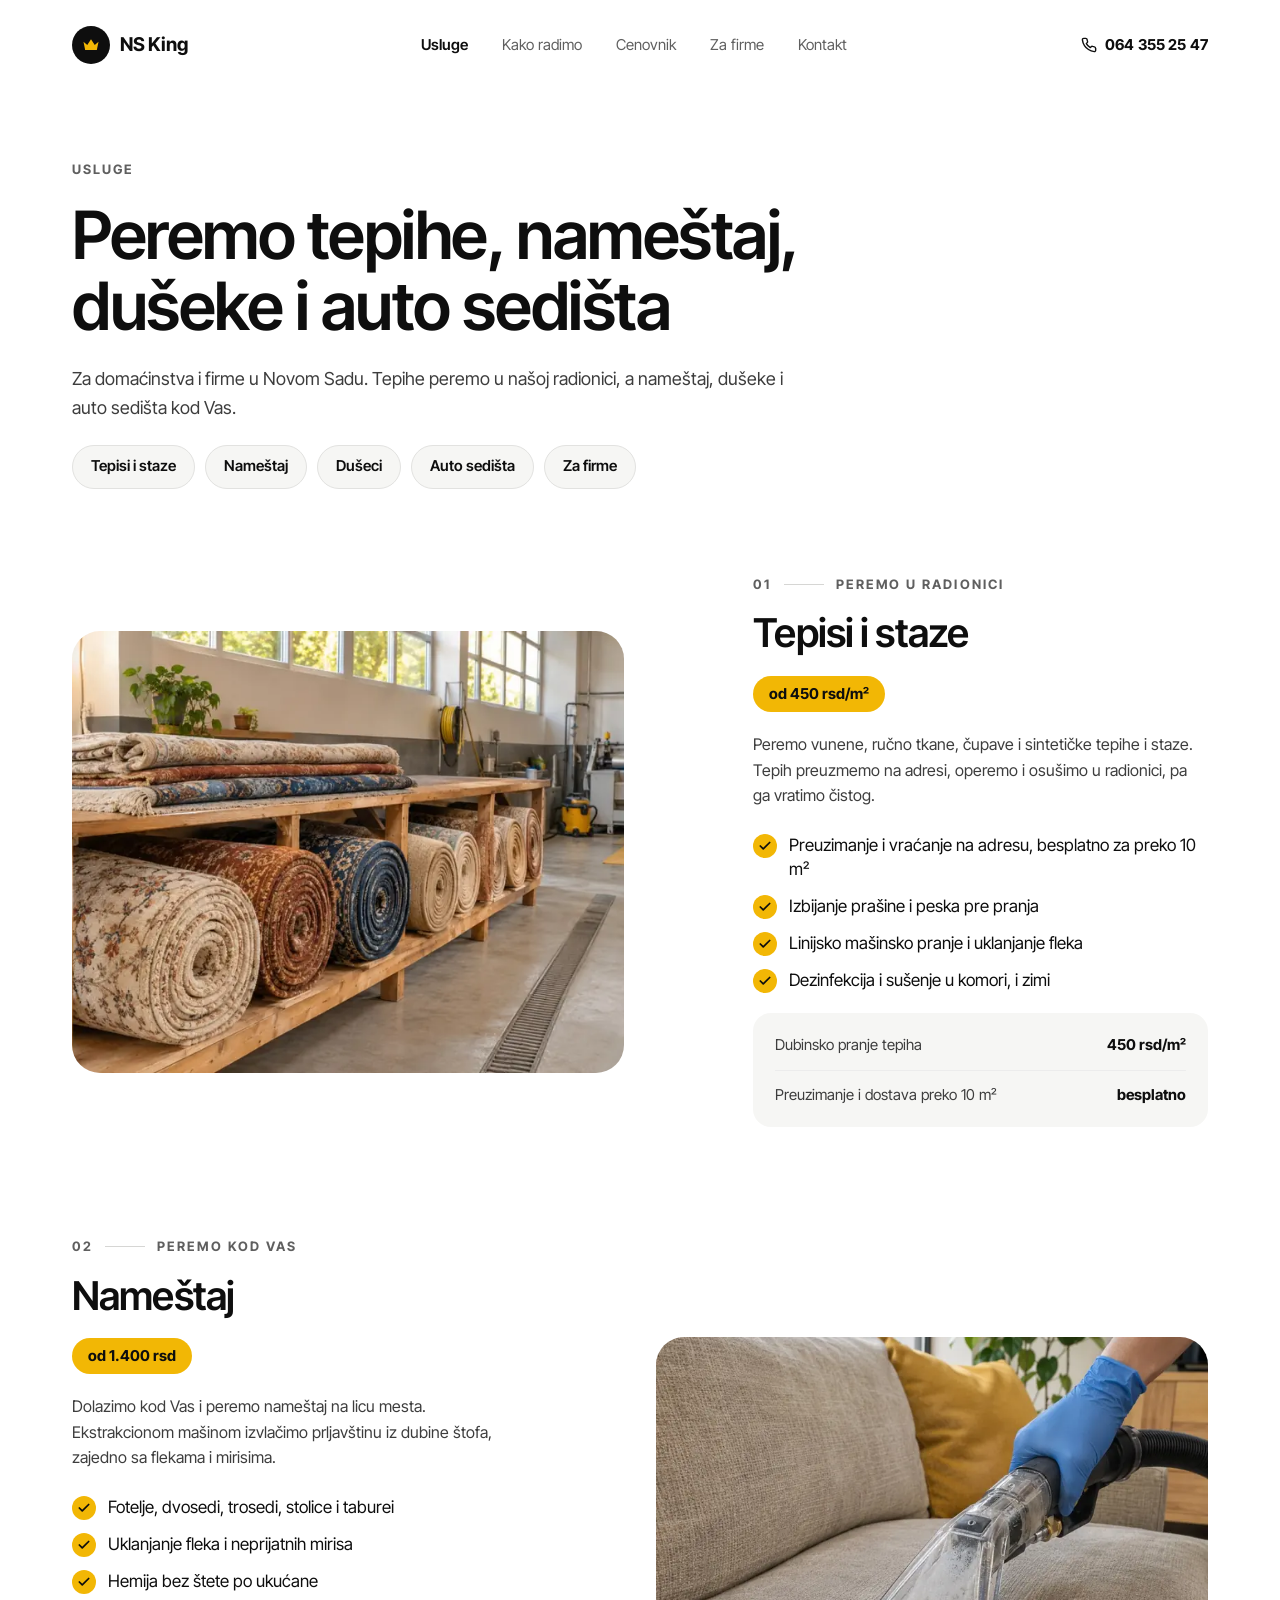
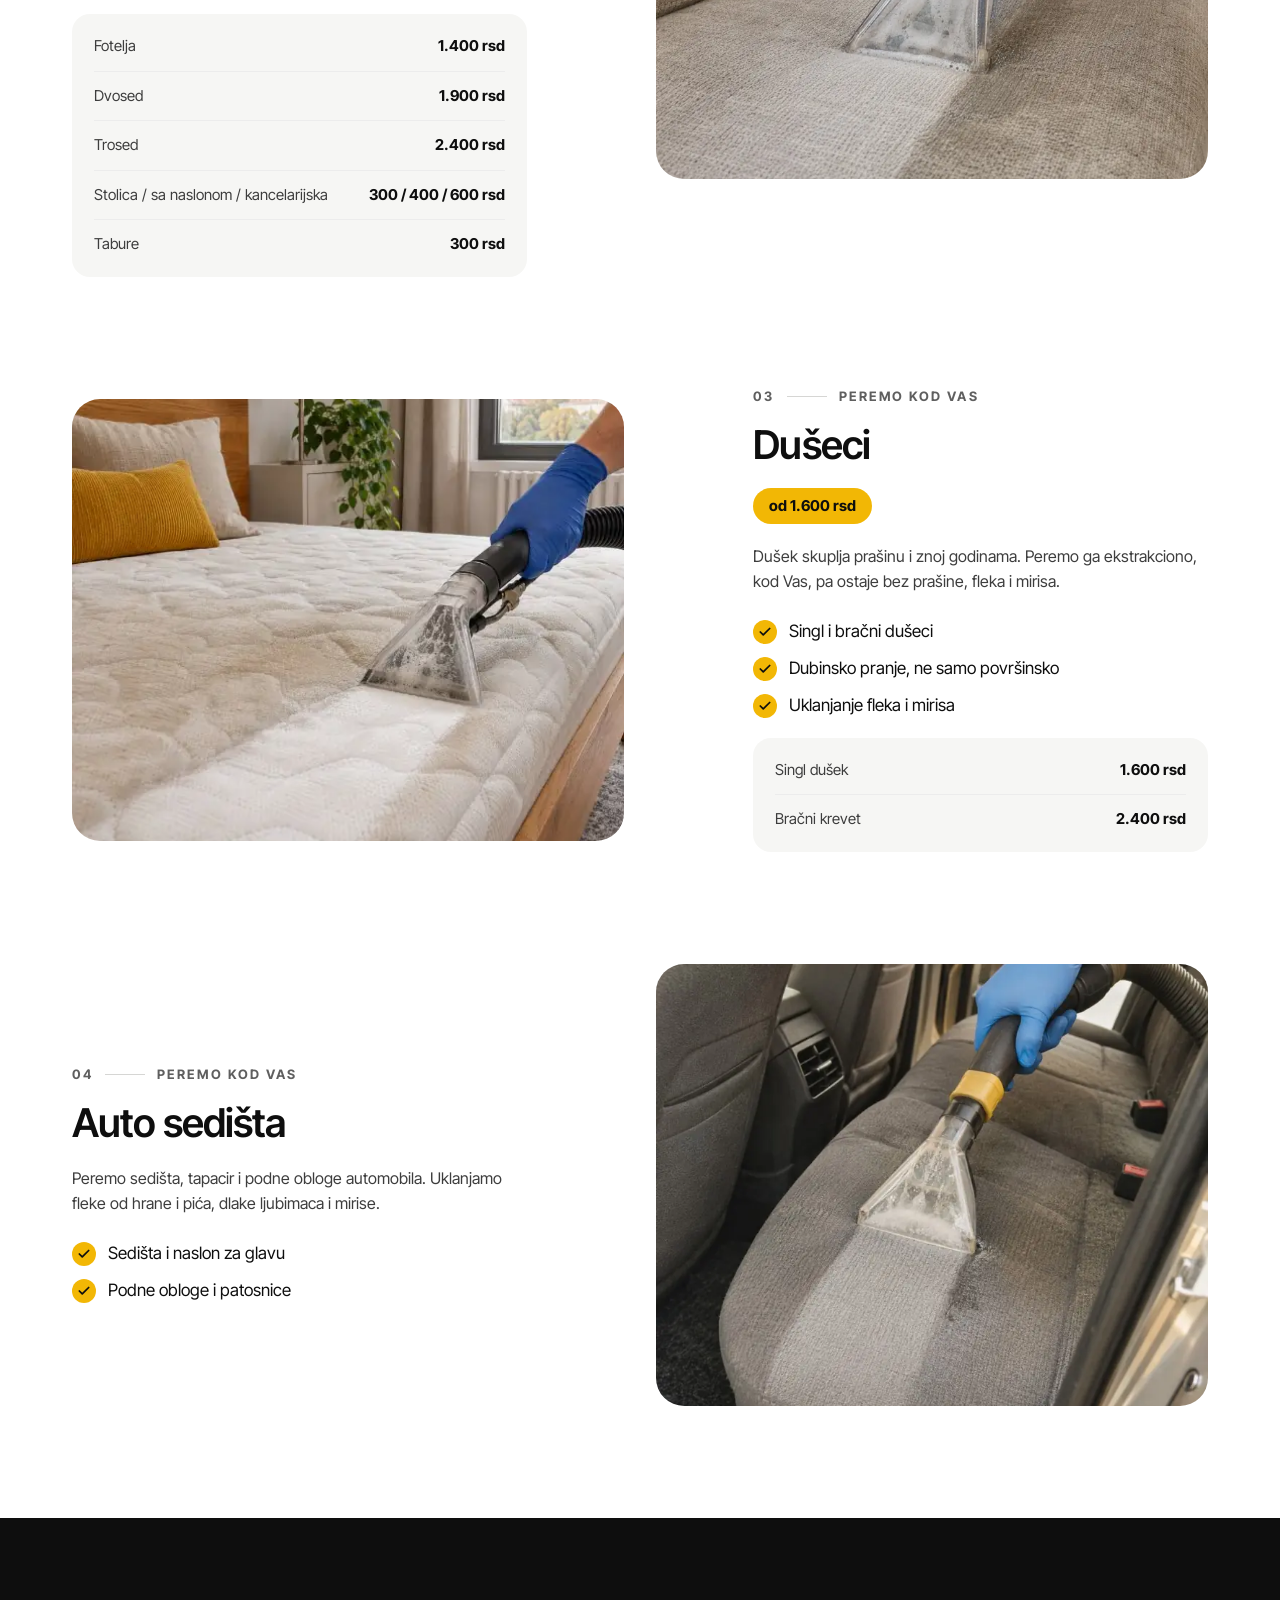
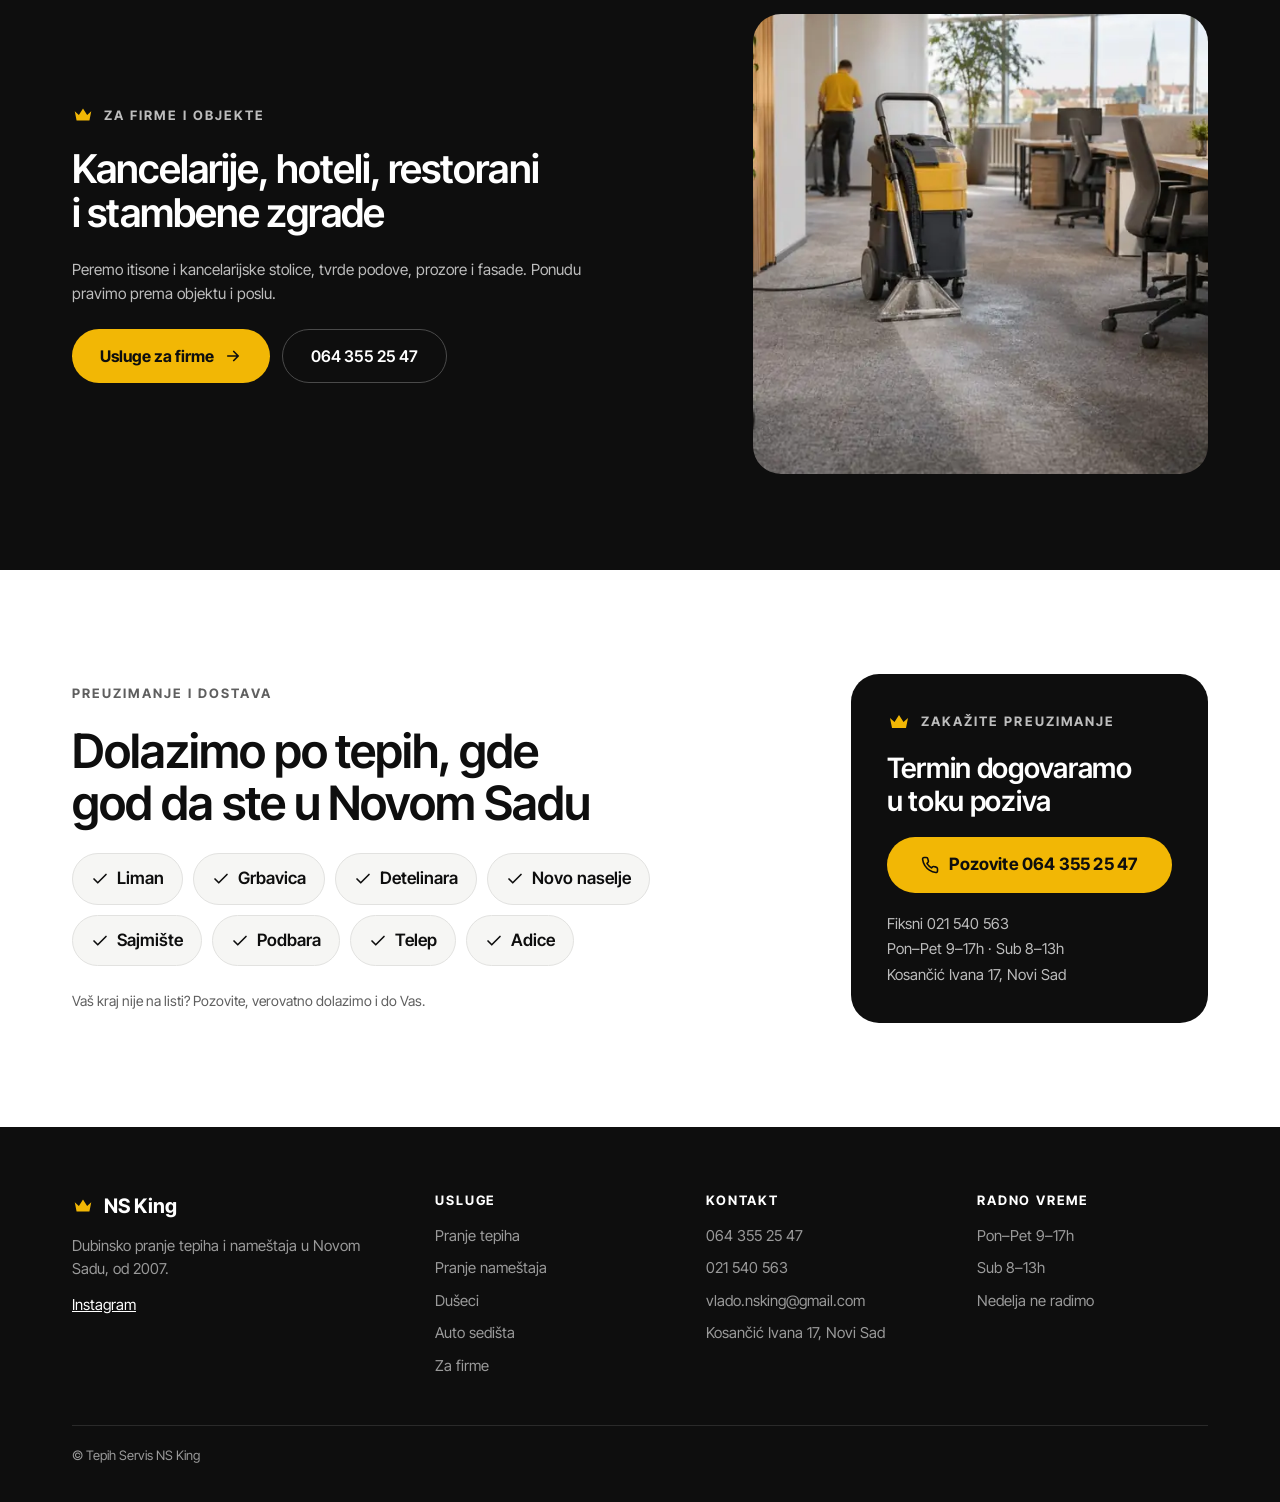
<file: usluge.html>
<!doctype html>
<html lang="sr-Latn">
<head>
<meta charset="utf-8">
<meta name="viewport" content="width=device-width, initial-scale=1">
<title>Usluge: pranje tepiha, nameštaja, dušeka i auto sedišta | NS King Novi Sad</title>
<meta name="description" content="Pranje tepiha od 450 rsd/m², nameštaja od 1.400 rsd i dušeka od 1.600 rsd u Novom Sadu. Tepihe preuzimamo i vraćamo na adresu.">
<link rel="canonical" href="https://tepihservisnovisad.co.rs/usluge.html">
<meta property="og:type" content="website">
<meta property="og:title" content="Usluge: pranje tepiha, nameštaja, dušeka i auto sedišta | NS King Novi Sad">
<meta property="og:description" content="Pranje tepiha od 450 rsd/m², nameštaja od 1.400 rsd i dušeka od 1.600 rsd u Novom Sadu. Tepihe preuzimamo i vraćamo na adresu.">
<meta property="og:url" content="https://tepihservisnovisad.co.rs/usluge.html">
<meta property="og:image" content="https://tepihservisnovisad.co.rs/images/hero-posle.jpg">
<meta property="og:locale" content="sr_RS">
<meta name="theme-color" content="#0E0E0E">
<link rel="icon" href="favicon.svg" type="image/svg+xml">
<link rel="apple-touch-icon" href="apple-touch-icon.png">
<link rel="preconnect" href="https://fonts.googleapis.com">
<link rel="preconnect" href="https://fonts.gstatic.com" crossorigin>
<link href="https://fonts.googleapis.com/css2?family=Inter+Tight:wght@400;500;600;700&display=swap" rel="stylesheet">
<link rel="stylesheet" href="css/style.css">
</head>
<body>
<a class="sr-only" href="#sadrzaj">Preskoči na sadržaj</a>
<header class="site-header">
  <div class="wrap">
    <a class="logo" href="index.html" aria-label="NS King, početna"><span class="logo-mark"><svg class="crown" width="20" height="20" viewBox="0 0 24 24" fill="#F2B705" aria-hidden="true"><path d="M3 8l4.5 4L12 5l4.5 7L21 8l-2 10H5L3 8z"/></svg></span><span class="logo-text">NS King</span></a>
    <nav class="nav" aria-label="Glavni meni"><a href="usluge.html" aria-current="page">Usluge</a><a href="kako-radimo.html">Kako radimo</a><a href="cenovnik.html">Cenovnik</a><a href="za-firme.html">Za firme</a><a href="kontakt.html">Kontakt</a></nav>
    <a class="header-phone" href="tel:+381643552547" aria-label="Pozovite 064 355 25 47"><svg width="16" height="16" viewBox="0 0 24 24" fill="none" stroke="#0E0E0E" stroke-width="2.1" stroke-linecap="round" stroke-linejoin="round" aria-hidden="true"><path d="M22 16.9v3a2 2 0 0 1-2.2 2 19.8 19.8 0 0 1-8.6-3.1 19.5 19.5 0 0 1-6-6A19.8 19.8 0 0 1 2.1 4.2 2 2 0 0 1 4.1 2h3a2 2 0 0 1 2 1.7c.1.9.4 1.8.7 2.7a2 2 0 0 1-.5 2.1L8 9.8a16 16 0 0 0 6 6l1.3-1.3a2 2 0 0 1 2.1-.4c.9.3 1.8.6 2.7.7a2 2 0 0 1 1.7 2z"/></svg>064 355 25 47</a>
    <div class="header-mobile">
      <a class="icon-btn icon-btn--y" href="tel:+381643552547" aria-label="Pozovite 064 355 25 47"><svg width="18" height="18" viewBox="0 0 24 24" fill="none" stroke="#0E0E0E" stroke-width="2.1" stroke-linecap="round" stroke-linejoin="round" aria-hidden="true"><path d="M22 16.9v3a2 2 0 0 1-2.2 2 19.8 19.8 0 0 1-8.6-3.1 19.5 19.5 0 0 1-6-6A19.8 19.8 0 0 1 2.1 4.2 2 2 0 0 1 4.1 2h3a2 2 0 0 1 2 1.7c.1.9.4 1.8.7 2.7a2 2 0 0 1-.5 2.1L8 9.8a16 16 0 0 0 6 6l1.3-1.3a2 2 0 0 1 2.1-.4c.9.3 1.8.6 2.7.7a2 2 0 0 1 1.7 2z"/></svg></a>
      <button class="icon-btn icon-btn--line" type="button" data-menu-btn aria-expanded="false" aria-controls="mobile-nav" aria-label="Otvori meni"><svg width="20" height="20" viewBox="0 0 24 24" fill="none" stroke="#0E0E0E" stroke-width="2" stroke-linecap="round" aria-hidden="true"><path d="M4 7h16M4 12h16M4 17h16"/></svg></button>
    </div>
  </div>
  <nav class="mobile-nav" id="mobile-nav" aria-label="Meni"><a class="mnav-link" href="index.html">Početna</a><a class="mnav-link" href="usluge.html" aria-current="page">Usluge</a><a class="mnav-link" href="kako-radimo.html">Kako radimo</a><a class="mnav-link" href="cenovnik.html">Cenovnik</a><a class="mnav-link" href="za-firme.html">Za firme</a><a class="mnav-link" href="kontakt.html">Kontakt</a><a class="btn btn--y btn--call btn--block" href="tel:+381643552547" aria-label="Pozovite 064 355 25 47"><svg width="18" height="18" viewBox="0 0 24 24" fill="none" stroke="#0E0E0E" stroke-width="2.1" stroke-linecap="round" stroke-linejoin="round" aria-hidden="true"><path d="M22 16.9v3a2 2 0 0 1-2.2 2 19.8 19.8 0 0 1-8.6-3.1 19.5 19.5 0 0 1-6-6A19.8 19.8 0 0 1 2.1 4.2 2 2 0 0 1 4.1 2h3a2 2 0 0 1 2 1.7c.1.9.4 1.8.7 2.7a2 2 0 0 1-.5 2.1L8 9.8a16 16 0 0 0 6 6l1.3-1.3a2 2 0 0 1 2.1-.4c.9.3 1.8.6 2.7.7a2 2 0 0 1 1.7 2z"/></svg>Pozovite 064 355 25 47</a></nav>
</header>
<main id="sadrzaj">
<section class="page-hero">
  <div class="wrap"><div class="eyebrow">Usluge</div><h1 class="h1">Peremo tepihe, nameštaj, dušeke i auto sedišta</h1><p class="lead">Za domaćinstva i firme u Novom Sadu. Tepihe peremo u našoj radionici, a nameštaj, dušeke i auto sedišta kod Vas.</p><div class="chips"><a class="chip" href="#tepisi">Tepisi i staze</a><a class="chip" href="#namestaj">Nameštaj</a><a class="chip" href="#duseci">Dušeci</a><a class="chip" href="#auto-sedista">Auto sedišta</a><a class="chip" href="za-firme.html">Za firme</a></div></div>
</section><section class="rows"><div class="wrap"><article class="split" id="tepisi">
  <div class="split-media"><picture><source type="image/webp" srcset="images/tepisi-480.webp 480w, images/tepisi-800.webp 800w, images/tepisi-1200.webp 1200w" sizes="(max-width: 1100px) 100vw, 50vw"><img src="images/tepisi.jpg" alt="Oprani tepisi u radionici" width="1200" height="798" loading="lazy" decoding="async"></picture></div>
  <div class="split-body"><div class="meta-row"><div class="eyebrow">01</div><span class="dash"></span><div class="eyebrow">Peremo u radionici</div></div><h2 class="h2 h2--md">Tepisi i staze</h2><div class="pill">od 450 rsd/m²</div><p class="text text--dark">Peremo vunene, ručno tkane, čupave i sintetičke tepihe i staze. Tepih preuzmemo na adresi, operemo i osušimo u radionici, pa ga vratimo čistog.</p><ul class="checks"><li><span class="check-ic"><svg width="14" height="14" viewBox="0 0 24 24" fill="none" stroke="#0E0E0E" stroke-width="3" stroke-linecap="round" stroke-linejoin="round" aria-hidden="true"><path d="M20 6L9 17l-5-5"/></svg></span><span>Preuzimanje i vraćanje na adresu, besplatno za preko 10 m²</span></li><li><span class="check-ic"><svg width="14" height="14" viewBox="0 0 24 24" fill="none" stroke="#0E0E0E" stroke-width="3" stroke-linecap="round" stroke-linejoin="round" aria-hidden="true"><path d="M20 6L9 17l-5-5"/></svg></span><span>Izbijanje prašine i peska pre pranja</span></li><li><span class="check-ic"><svg width="14" height="14" viewBox="0 0 24 24" fill="none" stroke="#0E0E0E" stroke-width="3" stroke-linecap="round" stroke-linejoin="round" aria-hidden="true"><path d="M20 6L9 17l-5-5"/></svg></span><span>Linijsko mašinsko pranje i uklanjanje fleka</span></li><li><span class="check-ic"><svg width="14" height="14" viewBox="0 0 24 24" fill="none" stroke="#0E0E0E" stroke-width="3" stroke-linecap="round" stroke-linejoin="round" aria-hidden="true"><path d="M20 6L9 17l-5-5"/></svg></span><span>Dezinfekcija i sušenje u komori, i zimi</span></li></ul><div class="pbox"><div class="prow"><span>Dubinsko pranje tepiha</span><b>450 rsd/m²</b></div><div class="prow"><span>Preuzimanje i dostava preko 10 m²</span><b>besplatno</b></div></div></div>
</article><article class="split split--flip" id="namestaj">
  <div class="split-media"><picture><source type="image/webp" srcset="images/namestaj-480.webp 480w, images/namestaj-800.webp 800w, images/namestaj-1093.webp 1093w" sizes="(max-width: 1100px) 100vw, 50vw"><img src="images/namestaj.jpg" alt="Ekstrakciono pranje sofe" width="1093" height="1092" loading="lazy" decoding="async"></picture></div>
  <div class="split-body"><div class="meta-row"><div class="eyebrow">02</div><span class="dash"></span><div class="eyebrow">Peremo kod Vas</div></div><h2 class="h2 h2--md">Nameštaj</h2><div class="pill">od 1.400 rsd</div><p class="text text--dark">Dolazimo kod Vas i peremo nameštaj na licu mesta. Ekstrakcionom mašinom izvlačimo prljavštinu iz dubine štofa, zajedno sa flekama i mirisima.</p><ul class="checks"><li><span class="check-ic"><svg width="14" height="14" viewBox="0 0 24 24" fill="none" stroke="#0E0E0E" stroke-width="3" stroke-linecap="round" stroke-linejoin="round" aria-hidden="true"><path d="M20 6L9 17l-5-5"/></svg></span><span>Fotelje, dvosedi, trosedi, stolice i taburei</span></li><li><span class="check-ic"><svg width="14" height="14" viewBox="0 0 24 24" fill="none" stroke="#0E0E0E" stroke-width="3" stroke-linecap="round" stroke-linejoin="round" aria-hidden="true"><path d="M20 6L9 17l-5-5"/></svg></span><span>Uklanjanje fleka i neprijatnih mirisa</span></li><li><span class="check-ic"><svg width="14" height="14" viewBox="0 0 24 24" fill="none" stroke="#0E0E0E" stroke-width="3" stroke-linecap="round" stroke-linejoin="round" aria-hidden="true"><path d="M20 6L9 17l-5-5"/></svg></span><span>Hemija bez štete po ukućane</span></li></ul><div class="pbox"><div class="prow"><span>Fotelja</span><b>1.400 rsd</b></div><div class="prow"><span>Dvosed</span><b>1.900 rsd</b></div><div class="prow"><span>Trosed</span><b>2.400 rsd</b></div><div class="prow"><span>Stolica / sa naslonom / kancelarijska</span><b>300 / 400 / 600 rsd</b></div><div class="prow"><span>Tabure</span><b>300 rsd</b></div></div></div>
</article><article class="split" id="duseci">
  <div class="split-media"><picture><source type="image/webp" srcset="images/dusek-480.webp 480w, images/dusek-547.webp 547w" sizes="(max-width: 1100px) 100vw, 50vw"><img src="images/dusek.jpg" alt="Dubinsko pranje dušeka" width="547" height="546" loading="lazy" decoding="async"></picture></div>
  <div class="split-body"><div class="meta-row"><div class="eyebrow">03</div><span class="dash"></span><div class="eyebrow">Peremo kod Vas</div></div><h2 class="h2 h2--md">Dušeci</h2><div class="pill">od 1.600 rsd</div><p class="text text--dark">Dušek skuplja prašinu i znoj godinama. Peremo ga ekstrakciono, kod Vas, pa ostaje bez prašine, fleka i mirisa.</p><ul class="checks"><li><span class="check-ic"><svg width="14" height="14" viewBox="0 0 24 24" fill="none" stroke="#0E0E0E" stroke-width="3" stroke-linecap="round" stroke-linejoin="round" aria-hidden="true"><path d="M20 6L9 17l-5-5"/></svg></span><span>Singl i bračni dušeci</span></li><li><span class="check-ic"><svg width="14" height="14" viewBox="0 0 24 24" fill="none" stroke="#0E0E0E" stroke-width="3" stroke-linecap="round" stroke-linejoin="round" aria-hidden="true"><path d="M20 6L9 17l-5-5"/></svg></span><span>Dubinsko pranje, ne samo površinsko</span></li><li><span class="check-ic"><svg width="14" height="14" viewBox="0 0 24 24" fill="none" stroke="#0E0E0E" stroke-width="3" stroke-linecap="round" stroke-linejoin="round" aria-hidden="true"><path d="M20 6L9 17l-5-5"/></svg></span><span>Uklanjanje fleka i mirisa</span></li></ul><div class="pbox"><div class="prow"><span>Singl dušek</span><b>1.600 rsd</b></div><div class="prow"><span>Bračni krevet</span><b>2.400 rsd</b></div></div></div>
</article><article class="split split--flip" id="auto-sedista">
  <div class="split-media"><picture><source type="image/webp" srcset="images/auto-sedista-480.webp 480w, images/auto-sedista-765.webp 765w" sizes="(max-width: 1100px) 100vw, 50vw"><img src="images/auto-sedista.jpg" alt="Pranje auto sedišta" width="765" height="764" loading="lazy" decoding="async"></picture></div>
  <div class="split-body"><div class="meta-row"><div class="eyebrow">04</div><span class="dash"></span><div class="eyebrow">Peremo kod Vas</div></div><h2 class="h2 h2--md">Auto sedišta</h2><p class="text text--dark">Peremo sedišta, tapacir i podne obloge automobila. Uklanjamo fleke od hrane i pića, dlake ljubimaca i mirise.</p><ul class="checks"><li><span class="check-ic"><svg width="14" height="14" viewBox="0 0 24 24" fill="none" stroke="#0E0E0E" stroke-width="3" stroke-linecap="round" stroke-linejoin="round" aria-hidden="true"><path d="M20 6L9 17l-5-5"/></svg></span><span>Sedišta i naslon za glavu</span></li><li><span class="check-ic"><svg width="14" height="14" viewBox="0 0 24 24" fill="none" stroke="#0E0E0E" stroke-width="3" stroke-linecap="round" stroke-linejoin="round" aria-hidden="true"><path d="M20 6L9 17l-5-5"/></svg></span><span>Podne obloge i patosnice</span></li></ul></div>
</article></div></section><section class="section--dark">
  <div class="wrap grid-12 dark-band">
    <div class="dark-band-text">
      <div class="eyebrow-row"><svg class="crown" width="22" height="22" viewBox="0 0 24 24" fill="#F2B705" aria-hidden="true"><path d="M3 8l4.5 4L12 5l4.5 7L21 8l-2 10H5L3 8z"/></svg><div class="eyebrow eyebrow--light">Za firme i objekte</div></div>
      <h2 class="h2 h2--md">Kancelarije, hoteli, restorani i stambene zgrade</h2>
      <p class="text text--light">Peremo itisone i kancelarijske stolice, tvrde podove, prozore i fasade. Ponudu pravimo prema objektu i poslu.</p>
      <div class="btn-row"><a class="btn btn--y" href="za-firme.html">Usluge za firme<svg width="18" height="18" viewBox="0 0 24 24" fill="none" stroke="currentColor" stroke-width="2.2" stroke-linecap="round" stroke-linejoin="round" aria-hidden="true"><path d="M5 12h14M13 6l6 6-6 6"/></svg></a><a class="btn btn--o-light" href="tel:+381643552547">064 355 25 47</a></div>
    </div>
    <div class="dark-band-media"><picture><source type="image/webp" srcset="images/firme-480.webp 480w, images/firme-800.webp 800w, images/firme-1078.webp 1078w" sizes="(max-width: 1100px) 100vw, 40vw"><img src="images/firme.jpg" alt="Dubinsko pranje itisona u kancelariji" width="1078" height="717" loading="lazy" decoding="async"></picture></div>
  </div>
</section><section class="section" aria-labelledby="dostava-naslov">
  <div class="wrap grid-12 delivery">
    <div class="delivery-text">
      <div class="eyebrow">Preuzimanje i dostava</div>
      <h2 class="h2" id="dostava-naslov">Dolazimo po tepih, gde god da ste u Novom Sadu</h2>
      <div class="zones"><div class="zone"><svg width="18" height="18" viewBox="0 0 24 24" fill="none" stroke="#0E0E0E" stroke-width="2.2" stroke-linecap="round" stroke-linejoin="round" aria-hidden="true"><path d="M20 6L9 17l-5-5"/></svg>Liman</div><div class="zone"><svg width="18" height="18" viewBox="0 0 24 24" fill="none" stroke="#0E0E0E" stroke-width="2.2" stroke-linecap="round" stroke-linejoin="round" aria-hidden="true"><path d="M20 6L9 17l-5-5"/></svg>Grbavica</div><div class="zone"><svg width="18" height="18" viewBox="0 0 24 24" fill="none" stroke="#0E0E0E" stroke-width="2.2" stroke-linecap="round" stroke-linejoin="round" aria-hidden="true"><path d="M20 6L9 17l-5-5"/></svg>Detelinara</div><div class="zone"><svg width="18" height="18" viewBox="0 0 24 24" fill="none" stroke="#0E0E0E" stroke-width="2.2" stroke-linecap="round" stroke-linejoin="round" aria-hidden="true"><path d="M20 6L9 17l-5-5"/></svg>Novo naselje</div><div class="zone"><svg width="18" height="18" viewBox="0 0 24 24" fill="none" stroke="#0E0E0E" stroke-width="2.2" stroke-linecap="round" stroke-linejoin="round" aria-hidden="true"><path d="M20 6L9 17l-5-5"/></svg>Sajmište</div><div class="zone"><svg width="18" height="18" viewBox="0 0 24 24" fill="none" stroke="#0E0E0E" stroke-width="2.2" stroke-linecap="round" stroke-linejoin="round" aria-hidden="true"><path d="M20 6L9 17l-5-5"/></svg>Podbara</div><div class="zone"><svg width="18" height="18" viewBox="0 0 24 24" fill="none" stroke="#0E0E0E" stroke-width="2.2" stroke-linecap="round" stroke-linejoin="round" aria-hidden="true"><path d="M20 6L9 17l-5-5"/></svg>Telep</div><div class="zone"><svg width="18" height="18" viewBox="0 0 24 24" fill="none" stroke="#0E0E0E" stroke-width="2.2" stroke-linecap="round" stroke-linejoin="round" aria-hidden="true"><path d="M20 6L9 17l-5-5"/></svg>Adice</div></div>
      <p class="small">Vaš kraj nije na listi? Pozovite, verovatno dolazimo i do Vas.</p>
    </div>
    <div class="delivery-card"><div class="call-card">
  <div class="eyebrow-row"><svg class="crown" width="24" height="24" viewBox="0 0 24 24" fill="#F2B705" aria-hidden="true"><path d="M3 8l4.5 4L12 5l4.5 7L21 8l-2 10H5L3 8z"/></svg><div class="eyebrow eyebrow--light">Zakažite preuzimanje</div></div>
  <div class="call-card-title">Termin dogovaramo u toku poziva</div><a class="btn btn--y btn--call btn--block" href="tel:+381643552547" aria-label="Pozovite 064 355 25 47"><svg width="18" height="18" viewBox="0 0 24 24" fill="none" stroke="#0E0E0E" stroke-width="2.1" stroke-linecap="round" stroke-linejoin="round" aria-hidden="true"><path d="M22 16.9v3a2 2 0 0 1-2.2 2 19.8 19.8 0 0 1-8.6-3.1 19.5 19.5 0 0 1-6-6A19.8 19.8 0 0 1 2.1 4.2 2 2 0 0 1 4.1 2h3a2 2 0 0 1 2 1.7c.1.9.4 1.8.7 2.7a2 2 0 0 1-.5 2.1L8 9.8a16 16 0 0 0 6 6l1.3-1.3a2 2 0 0 1 2.1-.4c.9.3 1.8.6 2.7.7a2 2 0 0 1 1.7 2z"/></svg>Pozovite 064 355 25 47</a>
  <div class="call-card-info">Fiksni <a href="tel:+38121540563">021 540 563</a><br>Pon–Pet 9–17h · Sub 8–13h<br>Kosančić Ivana 17, Novi Sad</div>
</div></div>
  </div>
</section>
</main>
<footer class="site-footer">
  <div class="wrap">
    <div class="footer-grid">
      <div class="footer-brand">
        <div class="logo-row"><svg class="crown" width="22" height="22" viewBox="0 0 24 24" fill="#F2B705" aria-hidden="true"><path d="M3 8l4.5 4L12 5l4.5 7L21 8l-2 10H5L3 8z"/></svg>NS King</div>
        <div>Dubinsko pranje tepiha i nameštaja u Novom Sadu, od 2007.</div>
        <div><a href="https://www.instagram.com/tepih_servis_king/" target="_blank" rel="noopener">Instagram</a></div>
      </div>
      <div class="footer-col"><h3>Usluge</h3><a href="usluge.html#tepisi">Pranje tepiha</a><a href="usluge.html#namestaj">Pranje nameštaja</a><a href="usluge.html#duseci">Dušeci</a><a href="usluge.html#auto-sedista">Auto sedišta</a><a href="za-firme.html">Za firme</a></div>
      <div class="footer-col"><h3>Kontakt</h3><a href="tel:+381643552547">064 355 25 47</a><a href="tel:+38121540563">021 540 563</a><a href="mailto:vlado.nsking@gmail.com">vlado.nsking@gmail.com</a><span>Kosančić Ivana 17, Novi Sad</span></div>
      <div class="footer-col"><h3>Radno vreme</h3><span>Pon–Pet 9–17h</span><span>Sub 8–13h</span><span>Nedelja ne radimo</span></div>
    </div>
    <div class="footer-bottom">© Tepih Servis NS King</div>
  </div>
</footer>
<script src="js/main.js" defer></script>
</body>
</html>
</file>
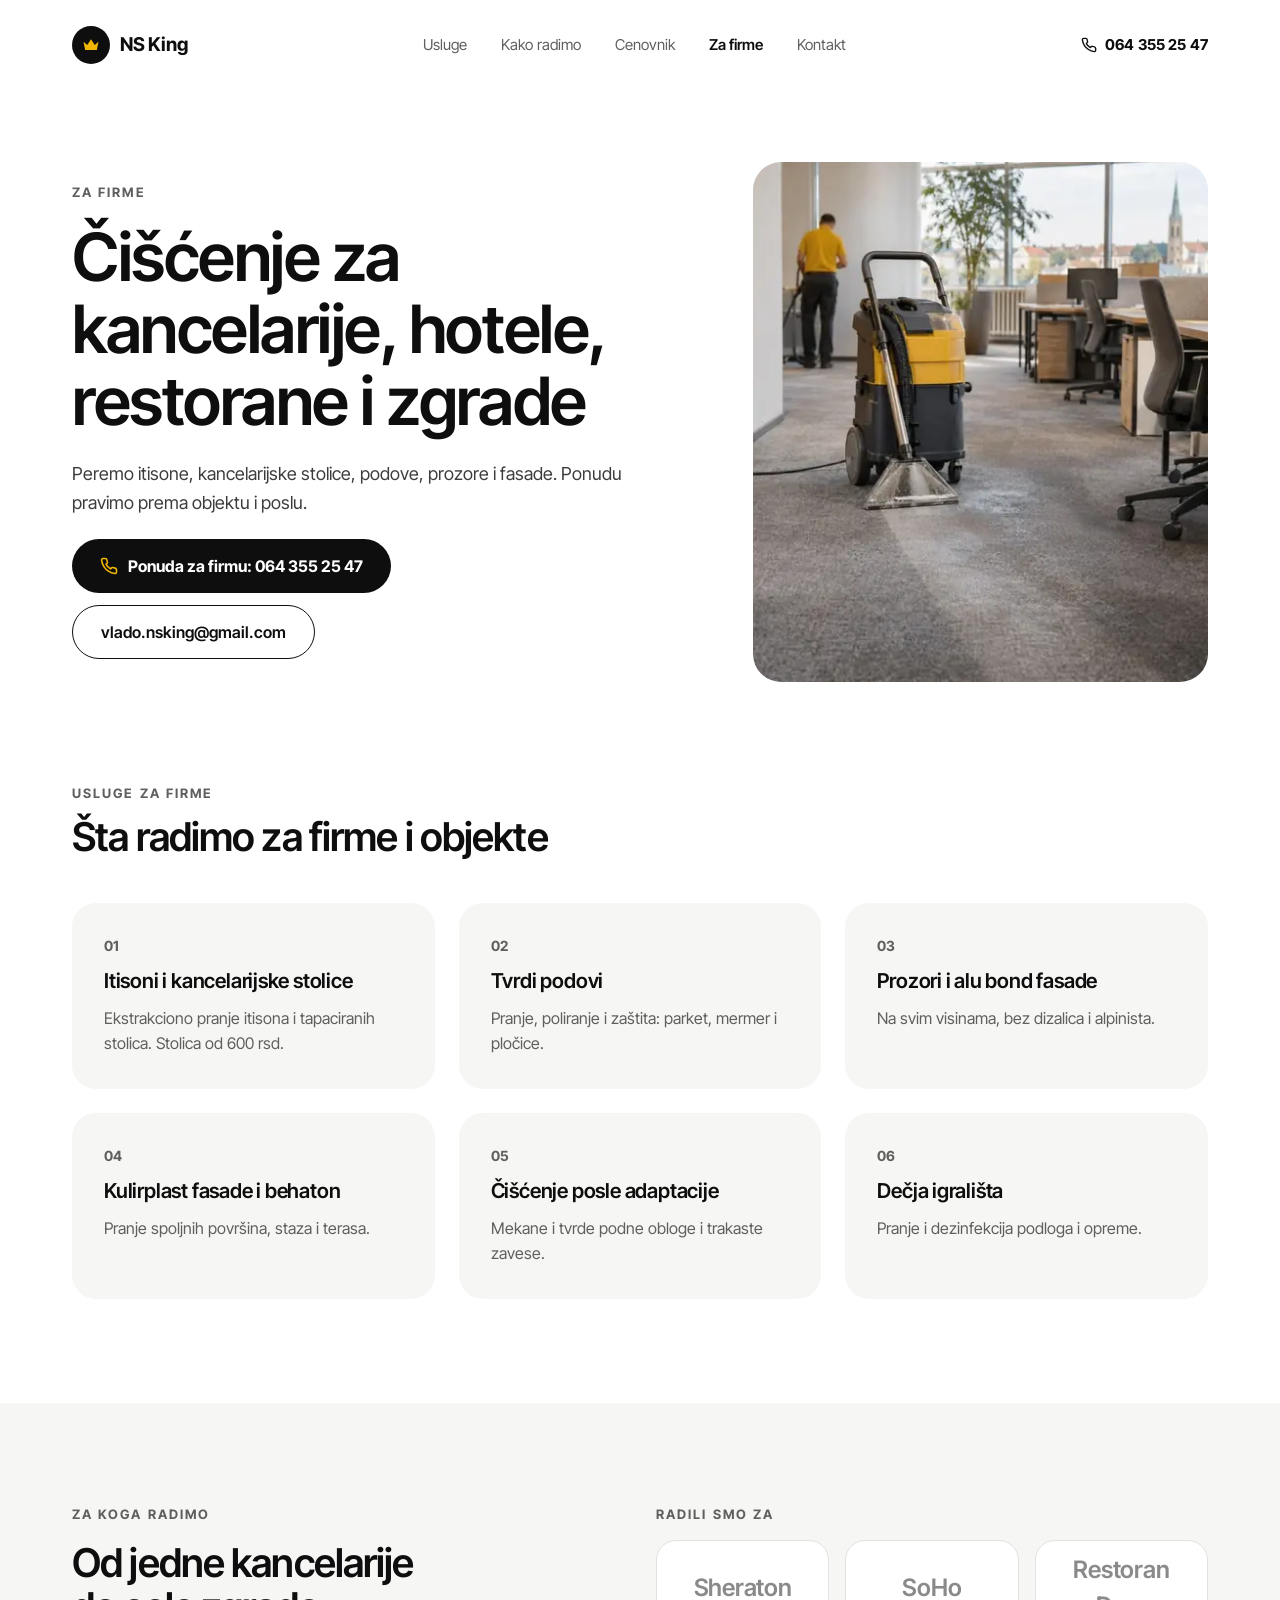
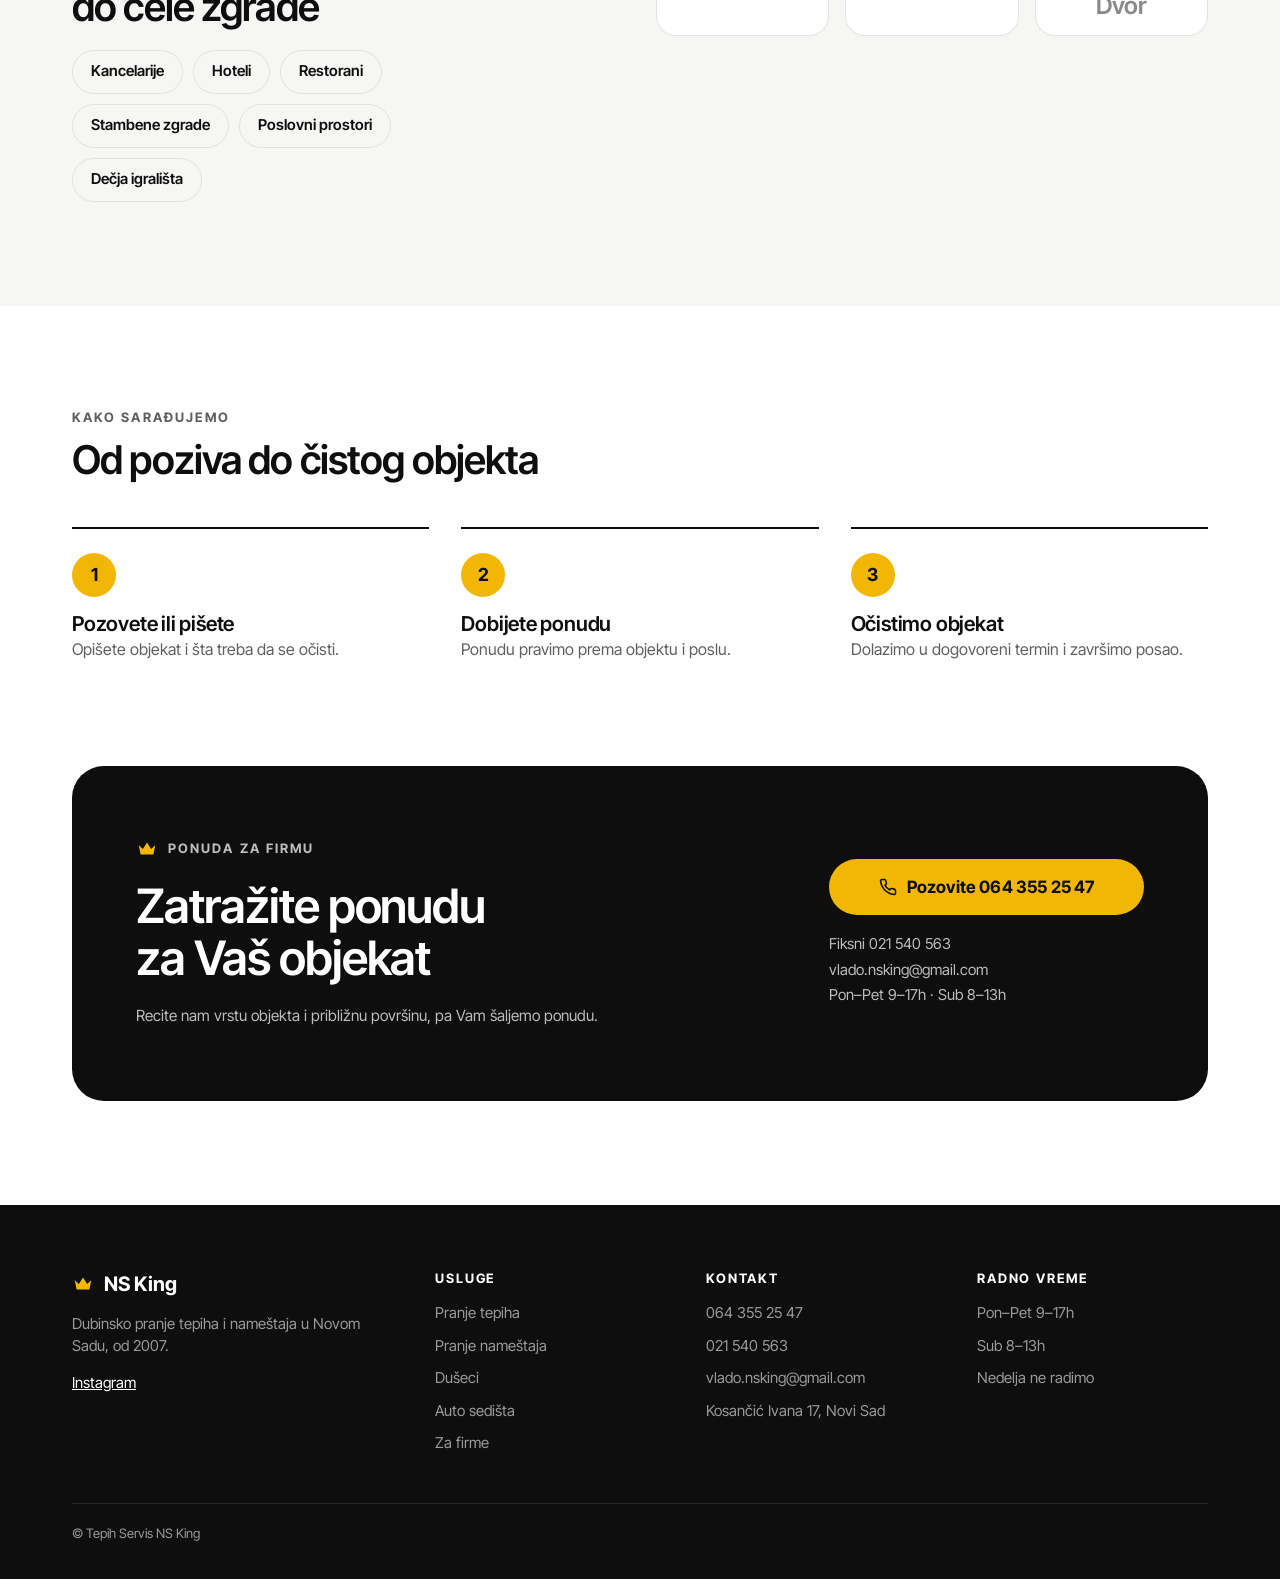
<file: za-firme.html>
<!doctype html>
<html lang="sr-Latn">
<head>
<meta charset="utf-8">
<meta name="viewport" content="width=device-width, initial-scale=1">
<title>Čišćenje za firme: kancelarije, hoteli, restorani | NS King Novi Sad</title>
<meta name="description" content="Pranje itisona i kancelarijskih stolica, tvrdih podova, prozora i fasada za firme u Novom Sadu. Pozovite za ponudu: 064 355 25 47.">
<link rel="canonical" href="https://tepihservisnovisad.co.rs/za-firme.html">
<meta property="og:type" content="website">
<meta property="og:title" content="Čišćenje za firme: kancelarije, hoteli, restorani | NS King Novi Sad">
<meta property="og:description" content="Pranje itisona i kancelarijskih stolica, tvrdih podova, prozora i fasada za firme u Novom Sadu. Pozovite za ponudu: 064 355 25 47.">
<meta property="og:url" content="https://tepihservisnovisad.co.rs/za-firme.html">
<meta property="og:image" content="https://tepihservisnovisad.co.rs/images/hero-posle.jpg">
<meta property="og:locale" content="sr_RS">
<meta name="theme-color" content="#0E0E0E">
<link rel="icon" href="favicon.svg" type="image/svg+xml">
<link rel="apple-touch-icon" href="apple-touch-icon.png">
<link rel="preconnect" href="https://fonts.googleapis.com">
<link rel="preconnect" href="https://fonts.gstatic.com" crossorigin>
<link href="https://fonts.googleapis.com/css2?family=Inter+Tight:wght@400;500;600;700&display=swap" rel="stylesheet">
<link rel="stylesheet" href="css/style.css">
</head>
<body>
<a class="sr-only" href="#sadrzaj">Preskoči na sadržaj</a>
<header class="site-header">
  <div class="wrap">
    <a class="logo" href="index.html" aria-label="NS King, početna"><span class="logo-mark"><svg class="crown" width="20" height="20" viewBox="0 0 24 24" fill="#F2B705" aria-hidden="true"><path d="M3 8l4.5 4L12 5l4.5 7L21 8l-2 10H5L3 8z"/></svg></span><span class="logo-text">NS King</span></a>
    <nav class="nav" aria-label="Glavni meni"><a href="usluge.html">Usluge</a><a href="kako-radimo.html">Kako radimo</a><a href="cenovnik.html">Cenovnik</a><a href="za-firme.html" aria-current="page">Za firme</a><a href="kontakt.html">Kontakt</a></nav>
    <a class="header-phone" href="tel:+381643552547" aria-label="Pozovite 064 355 25 47"><svg width="16" height="16" viewBox="0 0 24 24" fill="none" stroke="#0E0E0E" stroke-width="2.1" stroke-linecap="round" stroke-linejoin="round" aria-hidden="true"><path d="M22 16.9v3a2 2 0 0 1-2.2 2 19.8 19.8 0 0 1-8.6-3.1 19.5 19.5 0 0 1-6-6A19.8 19.8 0 0 1 2.1 4.2 2 2 0 0 1 4.1 2h3a2 2 0 0 1 2 1.7c.1.9.4 1.8.7 2.7a2 2 0 0 1-.5 2.1L8 9.8a16 16 0 0 0 6 6l1.3-1.3a2 2 0 0 1 2.1-.4c.9.3 1.8.6 2.7.7a2 2 0 0 1 1.7 2z"/></svg>064 355 25 47</a>
    <div class="header-mobile">
      <a class="icon-btn icon-btn--y" href="tel:+381643552547" aria-label="Pozovite 064 355 25 47"><svg width="18" height="18" viewBox="0 0 24 24" fill="none" stroke="#0E0E0E" stroke-width="2.1" stroke-linecap="round" stroke-linejoin="round" aria-hidden="true"><path d="M22 16.9v3a2 2 0 0 1-2.2 2 19.8 19.8 0 0 1-8.6-3.1 19.5 19.5 0 0 1-6-6A19.8 19.8 0 0 1 2.1 4.2 2 2 0 0 1 4.1 2h3a2 2 0 0 1 2 1.7c.1.9.4 1.8.7 2.7a2 2 0 0 1-.5 2.1L8 9.8a16 16 0 0 0 6 6l1.3-1.3a2 2 0 0 1 2.1-.4c.9.3 1.8.6 2.7.7a2 2 0 0 1 1.7 2z"/></svg></a>
      <button class="icon-btn icon-btn--line" type="button" data-menu-btn aria-expanded="false" aria-controls="mobile-nav" aria-label="Otvori meni"><svg width="20" height="20" viewBox="0 0 24 24" fill="none" stroke="#0E0E0E" stroke-width="2" stroke-linecap="round" aria-hidden="true"><path d="M4 7h16M4 12h16M4 17h16"/></svg></button>
    </div>
  </div>
  <nav class="mobile-nav" id="mobile-nav" aria-label="Meni"><a class="mnav-link" href="index.html">Početna</a><a class="mnav-link" href="usluge.html">Usluge</a><a class="mnav-link" href="kako-radimo.html">Kako radimo</a><a class="mnav-link" href="cenovnik.html">Cenovnik</a><a class="mnav-link" href="za-firme.html" aria-current="page">Za firme</a><a class="mnav-link" href="kontakt.html">Kontakt</a><a class="btn btn--y btn--call btn--block" href="tel:+381643552547" aria-label="Pozovite 064 355 25 47"><svg width="18" height="18" viewBox="0 0 24 24" fill="none" stroke="#0E0E0E" stroke-width="2.1" stroke-linecap="round" stroke-linejoin="round" aria-hidden="true"><path d="M22 16.9v3a2 2 0 0 1-2.2 2 19.8 19.8 0 0 1-8.6-3.1 19.5 19.5 0 0 1-6-6A19.8 19.8 0 0 1 2.1 4.2 2 2 0 0 1 4.1 2h3a2 2 0 0 1 2 1.7c.1.9.4 1.8.7 2.7a2 2 0 0 1-.5 2.1L8 9.8a16 16 0 0 0 6 6l1.3-1.3a2 2 0 0 1 2.1-.4c.9.3 1.8.6 2.7.7a2 2 0 0 1 1.7 2z"/></svg>Pozovite 064 355 25 47</a></nav>
</header>
<main id="sadrzaj">
<section class="page-hero">
  <div class="wrap grid-12 biz-hero">
    <div class="biz-hero-text">
      <div class="eyebrow">Za firme</div><h1 class="h1">Čišćenje za kancelarije, hotele, restorane i zgrade</h1>
      <p class="lead">Peremo itisone, kancelarijske stolice, podove, prozore i fasade. Ponudu pravimo prema objektu i poslu.</p>
      <div class="btn-row"><a class="btn btn--k" href="tel:+381643552547"><svg width="18" height="18" viewBox="0 0 24 24" fill="none" stroke="#F2B705" stroke-width="2.1" stroke-linecap="round" stroke-linejoin="round" aria-hidden="true"><path d="M22 16.9v3a2 2 0 0 1-2.2 2 19.8 19.8 0 0 1-8.6-3.1 19.5 19.5 0 0 1-6-6A19.8 19.8 0 0 1 2.1 4.2 2 2 0 0 1 4.1 2h3a2 2 0 0 1 2 1.7c.1.9.4 1.8.7 2.7a2 2 0 0 1-.5 2.1L8 9.8a16 16 0 0 0 6 6l1.3-1.3a2 2 0 0 1 2.1-.4c.9.3 1.8.6 2.7.7a2 2 0 0 1 1.7 2z"/></svg>Ponuda za firmu: 064 355 25 47</a><a class="btn btn--o" href="mailto:vlado.nsking@gmail.com">vlado.nsking@gmail.com</a></div>
    </div>
    <div class="biz-hero-media"><picture><source type="image/webp" srcset="images/firme-480.webp 480w, images/firme-800.webp 800w, images/firme-1078.webp 1078w" sizes="(max-width: 1100px) 100vw, 40vw"><img src="images/firme.jpg" alt="Dubinsko pranje itisona u kancelariji" width="1078" height="717" fetchpriority="high"></picture></div>
  </div>
</section>
<section class="section" aria-labelledby="firme-usluge">
  <div class="wrap">
    <div class="section-head"><div class="eyebrow">Usluge za firme</div><h2 class="h2 h2--md" id="firme-usluge">Šta radimo za firme i objekte</h2></div>
    <div class="cards3"><div class="svc-card"><div class="n">01</div><h3 class="h3">Itisoni i kancelarijske stolice</h3><p>Ekstrakciono pranje itisona i tapaciranih stolica. Stolica od 600 rsd.</p></div><div class="svc-card"><div class="n">02</div><h3 class="h3">Tvrdi podovi</h3><p>Pranje, poliranje i zaštita: parket, mermer i pločice.</p></div><div class="svc-card"><div class="n">03</div><h3 class="h3">Prozori i alu bond fasade</h3><p>Na svim visinama, bez dizalica i alpinista.</p></div><div class="svc-card"><div class="n">04</div><h3 class="h3">Kulirplast fasade i behaton</h3><p>Pranje spoljnih površina, staza i terasa.</p></div><div class="svc-card"><div class="n">05</div><h3 class="h3">Čišćenje posle adaptacije</h3><p>Mekane i tvrde podne obloge i trakaste zavese.</p></div><div class="svc-card"><div class="n">06</div><h3 class="h3">Dečja igrališta</h3><p>Pranje i dezinfekcija podloga i opreme.</p></div></div>
  </div>
</section>
<section class="section section--gray">
  <div class="wrap grid-12 who">
    <div class="who-a"><div class="eyebrow">Za koga radimo</div><h2 class="h2 h2--md">Od jedne kancelarije do cele zgrade</h2><div class="chips"><span class="chip">Kancelarije</span><span class="chip">Hoteli</span><span class="chip">Restorani</span><span class="chip">Stambene zgrade</span><span class="chip">Poslovni prostori</span><span class="chip">Dečja igrališta</span></div></div>
    <div class="who-b"><div class="eyebrow">Radili smo za</div><div class="refs"><div class="ref">Sheraton</div><div class="ref">SoHo</div><div class="ref">Restoran Dvor</div></div></div>
  </div>
</section>
<section class="section" aria-labelledby="saradnja">
  <div class="wrap">
    <div class="section-head"><div class="eyebrow">Kako sarađujemo</div><h2 class="h2 h2--md" id="saradnja">Od poziva do čistog objekta</h2></div>
    <div class="coop"><div class="coop-step"><span class="num">1</span><div><h3 class="h3">Pozovete ili pišete</h3><p>Opišete objekat i šta treba da se očisti.</p></div></div><div class="coop-step"><span class="num">2</span><div><h3 class="h3">Dobijete ponudu</h3><p>Ponudu pravimo prema objektu i poslu.</p></div></div><div class="coop-step"><span class="num">3</span><div><h3 class="h3">Očistimo objekat</h3><p>Dolazimo u dogovoreni termin i završimo posao.</p></div></div></div>
  </div>
</section>
<section style="padding-bottom: var(--sec-y)">
  <div class="wrap">
    <div class="grid-12 cta-card">
      <div class="cta-card-text">
        <div class="eyebrow-row"><svg class="crown" width="22" height="22" viewBox="0 0 24 24" fill="#F2B705" aria-hidden="true"><path d="M3 8l4.5 4L12 5l4.5 7L21 8l-2 10H5L3 8z"/></svg><div class="eyebrow eyebrow--light">Ponuda za firmu</div></div>
        <h2 class="h2">Zatražite ponudu za Vaš objekat</h2>
        <p class="text text--light">Recite nam vrstu objekta i približnu površinu, pa Vam šaljemo ponudu.</p>
      </div>
      <div class="cta-card-side"><a class="btn btn--y btn--call btn--block" href="tel:+381643552547" aria-label="Pozovite 064 355 25 47"><svg width="18" height="18" viewBox="0 0 24 24" fill="none" stroke="#0E0E0E" stroke-width="2.1" stroke-linecap="round" stroke-linejoin="round" aria-hidden="true"><path d="M22 16.9v3a2 2 0 0 1-2.2 2 19.8 19.8 0 0 1-8.6-3.1 19.5 19.5 0 0 1-6-6A19.8 19.8 0 0 1 2.1 4.2 2 2 0 0 1 4.1 2h3a2 2 0 0 1 2 1.7c.1.9.4 1.8.7 2.7a2 2 0 0 1-.5 2.1L8 9.8a16 16 0 0 0 6 6l1.3-1.3a2 2 0 0 1 2.1-.4c.9.3 1.8.6 2.7.7a2 2 0 0 1 1.7 2z"/></svg>Pozovite 064 355 25 47</a><div class="call-card-info">Fiksni <a href="tel:+38121540563">021 540 563</a><br><a href="mailto:vlado.nsking@gmail.com">vlado.nsking@gmail.com</a><br>Pon–Pet 9–17h · Sub 8–13h</div></div>
    </div>
  </div>
</section>
</main>
<footer class="site-footer">
  <div class="wrap">
    <div class="footer-grid">
      <div class="footer-brand">
        <div class="logo-row"><svg class="crown" width="22" height="22" viewBox="0 0 24 24" fill="#F2B705" aria-hidden="true"><path d="M3 8l4.5 4L12 5l4.5 7L21 8l-2 10H5L3 8z"/></svg>NS King</div>
        <div>Dubinsko pranje tepiha i nameštaja u Novom Sadu, od 2007.</div>
        <div><a href="https://www.instagram.com/tepih_servis_king/" target="_blank" rel="noopener">Instagram</a></div>
      </div>
      <div class="footer-col"><h3>Usluge</h3><a href="usluge.html#tepisi">Pranje tepiha</a><a href="usluge.html#namestaj">Pranje nameštaja</a><a href="usluge.html#duseci">Dušeci</a><a href="usluge.html#auto-sedista">Auto sedišta</a><a href="za-firme.html">Za firme</a></div>
      <div class="footer-col"><h3>Kontakt</h3><a href="tel:+381643552547">064 355 25 47</a><a href="tel:+38121540563">021 540 563</a><a href="mailto:vlado.nsking@gmail.com">vlado.nsking@gmail.com</a><span>Kosančić Ivana 17, Novi Sad</span></div>
      <div class="footer-col"><h3>Radno vreme</h3><span>Pon–Pet 9–17h</span><span>Sub 8–13h</span><span>Nedelja ne radimo</span></div>
    </div>
    <div class="footer-bottom">© Tepih Servis NS King</div>
  </div>
</footer>
<script src="js/main.js" defer></script>
</body>
</html>
</file>
<file: css/style.css>
/* NS King – Tepih servis Novi Sad */
:root {
  --k: #0E0E0E;
  --g: #5F5F5F;
  --g2: #3d3d3d;
  --y: #F2B705;
  --bg: #F6F6F4;
  --line: #ECECEC;
  --line2: #e2e2e0;
  --muted-dark: #bdbdbd;
  --pad-x: 72px;
  --sec-y: 104px;
  --radius: 28px;
}
*, *::before, *::after { box-sizing: border-box; }
html { -webkit-text-size-adjust: 100%; scroll-behavior: smooth; }
body { margin: 0; font-family: 'Inter Tight', 'Inter', system-ui, -apple-system, sans-serif; color: var(--k); background: #fff; line-height: 1.5; }
img { max-width: 100%; height: auto; display: block; }
picture { display: contents; }
a { color: var(--k); }
h1, h2, h3, p { margin: 0; }
button { font: inherit; }
.sr-only { position: absolute; width: 1px; height: 1px; padding: 0; margin: -1px; overflow: hidden; clip: rect(0 0 0 0); white-space: nowrap; border: 0; }
.wrap { max-width: calc(1296px + 2 * var(--pad-x)); margin: 0 auto; padding: 0 var(--pad-x); }

/* ---------- Typography ---------- */
.eyebrow { font-size: 13px; font-weight: 700; letter-spacing: 0.16em; text-transform: uppercase; color: var(--g); line-height: 1.2; }
.eyebrow--light { color: var(--muted-dark); }
.eyebrow-row { display: flex; align-items: center; gap: 10px; }
.h1 { font-weight: 600; font-size: clamp(38px, 5.2vw, 68px); line-height: 1.08; letter-spacing: -0.022em; text-wrap: balance; }
.h1--xl { font-size: clamp(38px, 5.6vw, 76px); }
.h2 { font-weight: 600; font-size: clamp(30px, 3.7vw, 52px); line-height: 1.1; letter-spacing: -0.022em; text-wrap: balance; }
.h2--md { font-size: clamp(28px, 3.1vw, 44px); }
.h3 { font-weight: 600; font-size: clamp(19px, 1.6vw, 23px); line-height: 1.25; letter-spacing: -0.01em; }
.lead { font-size: clamp(17px, 1.4vw, 20px); line-height: 1.6; color: var(--g2); max-width: 720px; }
.text { font-size: clamp(15px, 1.2vw, 17px); line-height: 1.6; color: var(--g); }
.text--dark { color: var(--g2); font-size: clamp(16px, 1.25vw, 18px); }
.text--light { color: var(--muted-dark); }
.small { font-size: 14px; color: var(--g); }
.crown { display: block; flex-shrink: 0; }

/* ---------- Buttons ---------- */
.btn { display: inline-flex; align-items: center; justify-content: center; gap: 10px; height: 54px; padding: 0 28px; border-radius: 999px; font-weight: 700; font-size: 16px; text-decoration: none; white-space: nowrap; border: 0; cursor: pointer; transition: transform .15s ease, background-color .15s ease; }
.btn:active { transform: scale(0.98); }
.btn svg { flex-shrink: 0; }
.btn--y { background: var(--y); color: var(--k); }
.btn--y:hover { background: #e3ab00; }
.btn--k { background: var(--k); color: #fff; }
.btn--k:hover { background: #2a2a2a; }
.btn--o { border: 1.5px solid var(--k); color: var(--k); font-weight: 600; background: transparent; }
.btn--o:hover { background: var(--bg); }
.btn--o-light { border: 1.5px solid #4a4a4a; color: #fff; font-weight: 600; background: transparent; }
.btn--lg { height: 58px; padding: 0 30px; font-size: 17px; }
.btn--block { display: flex; width: 100%; }
.btn-row { display: flex; flex-wrap: wrap; gap: 12px; }

/* ---------- Header ---------- */
.site-header { position: sticky; top: 0; z-index: 50; background: rgba(255,255,255,0.96); backdrop-filter: saturate(1.2) blur(6px); }
.site-header .wrap { display: flex; justify-content: space-between; align-items: center; height: 90px; }
.logo { display: flex; align-items: center; gap: 10px; text-decoration: none; color: var(--k); }
.logo-mark { width: 38px; height: 38px; border-radius: 999px; background: var(--k); display: flex; align-items: center; justify-content: center; }
.logo-text { font-size: 19px; font-weight: 700; letter-spacing: -0.01em; }
.nav { display: flex; gap: 34px; font-size: 15px; }
.nav a { color: var(--g); text-decoration: none; }
.nav a:hover { color: var(--k); }
.nav a[aria-current="page"] { color: var(--k); font-weight: 600; }
.header-phone { display: inline-flex; align-items: center; gap: 8px; font-size: 15px; font-weight: 700; letter-spacing: 0.01em; text-decoration: none; color: var(--k); white-space: nowrap; }
.header-mobile { display: none; gap: 8px; }
.icon-btn { width: 44px; height: 44px; border-radius: 999px; display: flex; align-items: center; justify-content: center; border: 0; cursor: pointer; padding: 0; }
.icon-btn--y { background: var(--y); }
.icon-btn--line { background: #fff; border: 1px solid var(--line2); }
.mobile-nav { display: none; border-top: 1px solid var(--line); background: #fff; padding: 12px 20px 24px; }
.mobile-nav.open { display: block; }
.mobile-nav a.mnav-link { display: block; padding: 14px 0; font-size: 18px; font-weight: 600; color: var(--k); text-decoration: none; border-bottom: 1px solid var(--line); }
.mobile-nav a.mnav-link[aria-current="page"] { color: var(--k); }
.mobile-nav a.mnav-link[aria-current="page"]::after { content: ''; display: inline-block; width: 8px; height: 8px; border-radius: 999px; background: var(--y); margin-left: 10px; vertical-align: middle; }
.mobile-nav .btn { margin-top: 18px; }

/* ---------- Sections ---------- */
.section { padding: var(--sec-y) 0; }
.section--gray { background: var(--bg); }
.section--dark { background: var(--k); color: #fff; }
.section-head { display: flex; flex-direction: column; gap: 14px; margin-bottom: 44px; }
.section-head--center { align-items: center; text-align: center; }
.section-head--row { flex-direction: row; justify-content: space-between; align-items: flex-end; gap: 40px; }
.stack { display: flex; flex-direction: column; }
.gap-8 { gap: 8px; } .gap-12 { gap: 12px; } .gap-16 { gap: 16px; } .gap-20 { gap: 20px; } .gap-24 { gap: 24px; }
.grid-12 { display: grid; grid-template-columns: repeat(12, minmax(0, 1fr)); column-gap: 32px; }

/* ---------- Home hero ---------- */
.hero { padding: 48px 0 0; text-align: center; }
.hero .wrap { display: flex; flex-direction: column; align-items: center; gap: 22px; }
.badge { display: inline-flex; align-items: center; gap: 8px; padding: 8px 16px; border-radius: 999px; background: var(--bg); font-size: 14px; font-weight: 600; }
.hero .h1 { max-width: 1000px; }
.hero-sub { font-size: 19px; line-height: 1.6; color: var(--g); max-width: 640px; }
.hero .btn-row { justify-content: center; padding-top: 6px; }
.hero-meta { font-size: 14px; color: var(--g); }

/* ---------- Before / after slider ---------- */
.ba-wrap { padding: 44px 0 0; }
.ba { --pos: 50%; position: relative; max-width: 960px; margin: 0 auto; aspect-ratio: 3 / 2; border-radius: var(--radius); overflow: hidden; background: #e9e9e6; user-select: none; touch-action: pan-y; }
.ba img { position: absolute; inset: 0; width: 100%; height: 100%; object-fit: cover; }
.ba-after { clip-path: inset(0 0 0 var(--pos)); }
.ba-line { position: absolute; left: var(--pos); top: 0; width: 3px; height: 100%; margin-left: -1.5px; background: #fff; pointer-events: none; }
.ba-handle { position: absolute; left: var(--pos); top: 50%; transform: translate(-50%, -50%); height: 48px; padding: 0 16px; border-radius: 999px; background: var(--y); font-size: 14px; font-weight: 700; display: flex; align-items: center; gap: 8px; pointer-events: none; white-space: nowrap; }
.ba-tag { position: absolute; bottom: 20px; padding: 8px 14px; border-radius: 999px; font-size: 13px; font-weight: 700; pointer-events: none; }
.ba-tag--pre { left: 20px; background: rgba(14,14,14,0.82); color: #fff; }
.ba-tag--posle { right: 20px; background: #fff; color: var(--k); }
.ba input[type="range"] { position: absolute; inset: 0; width: 100%; height: 100%; margin: 0; opacity: 0; cursor: ew-resize; }
.ba input[type="range"]:focus-visible + .ba-focus { position: absolute; inset: 0; border-radius: var(--radius); box-shadow: inset 0 0 0 3px var(--y); pointer-events: none; }
.ba-caption { font-size: 14px; color: var(--g); text-align: center; padding-top: 14px; }

/* ---------- Services (home) ---------- */
.tabs { display: flex; gap: 6px; padding: 6px; background: var(--bg); border-radius: 999px; }
.tab { height: 46px; padding: 0 24px; border-radius: 999px; border: 0; background: transparent; color: var(--k); font-weight: 600; font-size: 15px; cursor: pointer; }
.tab[aria-selected="true"] { background: var(--k); color: #fff; }
.svc-grid { display: grid; grid-template-columns: repeat(4, minmax(0, 1fr)); gap: 24px; }
.svc { display: flex; flex-direction: column; gap: 14px; text-decoration: none; color: var(--k); }
.svc img { width: 100%; aspect-ratio: 1 / 1; object-fit: cover; border-radius: 22px; }
.svc-top { display: flex; justify-content: space-between; align-items: baseline; gap: 12px; flex-wrap: wrap; }
.svc-name { font-size: 21px; font-weight: 700; letter-spacing: -0.01em; }
.svc-price { font-size: 15px; font-weight: 700; white-space: nowrap; }
.svc-desc { font-size: 15px; line-height: 1.55; color: var(--g); margin-top: -6px; }
.firme-panel { display: grid; grid-template-columns: repeat(12, minmax(0, 1fr)); gap: 24px; }
.firme-media { grid-column: span 5; position: relative; }
.firme-media img { width: 100%; height: 100%; min-height: 420px; object-fit: cover; border-radius: 22px; }
.firme-note { position: absolute; left: 20px; right: 20px; bottom: 20px; background: #fff; border-radius: 16px; padding: 16px 18px; font-size: 14px; line-height: 1.5; }
.firme-list { grid-column: span 7; display: flex; flex-direction: column; gap: 16px; align-items: flex-start; }
.mini-grid { display: grid; grid-template-columns: repeat(2, minmax(0, 1fr)); gap: 16px; width: 100%; }
.mini { background: var(--bg); border-radius: 18px; padding: 22px 24px; display: flex; flex-direction: column; gap: 6px; }
.mini b { font-size: 18px; }
.mini span { font-size: 14px; line-height: 1.5; color: var(--g); }

/* ---------- Steps (home) ---------- */
.steps5 { display: grid; grid-template-columns: repeat(5, minmax(0, 1fr)); gap: 20px; }
.step { display: flex; flex-direction: column; gap: 14px; }
.step-media { position: relative; flex-shrink: 0; }
.step-media img { width: 100%; height: 200px; object-fit: cover; border-radius: 20px; }
.num { border-radius: 999px; background: var(--y); color: var(--k); font-weight: 700; display: flex; align-items: center; justify-content: center; flex-shrink: 0; }
.step .num { position: absolute; left: 14px; top: 14px; width: 36px; height: 36px; font-size: 14px; }
.step-title { font-size: 20px; font-weight: 700; letter-spacing: -0.01em; }
.step-desc { font-size: 15px; line-height: 1.55; color: var(--g); margin-top: -4px; }

/* ---------- Why us ---------- */
.why-head { display: flex; justify-content: space-between; align-items: flex-end; gap: 40px; margin-bottom: 40px; }
.why-crown-big { width: 48px; height: 48px; }
.why-crown-small { display: none; }
.why-lead { display: none; }
.stats { display: grid; grid-template-columns: repeat(4, minmax(0, 1fr)); border-top: 1px solid var(--line); border-bottom: 1px solid var(--line); }
.stat { padding: 32px 28px; display: flex; flex-direction: column; gap: 10px; }
.stat + .stat { border-left: 1px solid var(--line); }
.stat-tick { display: none; width: 20px; height: 3px; border-radius: 2px; background: var(--y); }
.stat-num { font-size: 44px; font-weight: 600; letter-spacing: -0.022em; line-height: 1.05; }
.stat-label { font-size: 16px; font-weight: 600; }
.stat-desc { font-size: 15px; line-height: 1.55; color: var(--g); }

/* ---------- Pricing (home) ---------- */
.pricing { align-items: start; }
.pricing-intro { grid-column: span 4; display: flex; flex-direction: column; gap: 20px; }
.perks { display: flex; flex-direction: column; gap: 14px; padding-top: 4px; }
.perk { display: flex; gap: 14px; align-items: center; font-size: 16px; line-height: 1.4; }
.perk-ic { width: 44px; height: 44px; border-radius: 999px; background: #fff; display: flex; align-items: center; justify-content: center; flex-shrink: 0; }
.perk span { color: var(--g); }
.price-card { grid-column: 6 / span 7; background: #fff; border: 1.5px solid #D4D4D1; border-radius: var(--radius); overflow: hidden; box-shadow: 0 18px 40px rgba(14,14,14,0.08); }
.price-card-head { background: var(--k); color: #fff; padding: 24px 40px; display: flex; justify-content: space-between; align-items: center; gap: 16px; flex-wrap: wrap; }
.price-card-head .t { display: flex; align-items: center; gap: 12px; font-size: 20px; font-weight: 700; }
.price-card-head .hint { font-size: 15px; color: var(--muted-dark); }
.price-card-head .hint b { color: var(--y); }
.price-card-body { padding: 32px 40px 36px; display: flex; flex-direction: column; gap: 30px; }
.pgroup-title { font-size: 14px; font-weight: 700; letter-spacing: 0.12em; text-transform: uppercase; padding-bottom: 8px; border-bottom: 2px solid var(--k); }
.prow { display: flex; justify-content: space-between; align-items: baseline; gap: 16px; padding: 16px 0; font-size: 18px; }
.prow + .prow { border-top: 1px solid #DCDCDA; }
.prow span { font-weight: 500; }
.prow b { white-space: nowrap; }
.prow--hl { background: #FFF4CC; margin: 0 -20px; padding-left: 20px; padding-right: 20px; border-radius: 12px; }

/* ---------- Delivery + call card ---------- */
.delivery { align-items: center; }
.delivery-text { grid-column: span 7; display: flex; flex-direction: column; gap: 24px; }
.delivery-card { grid-column: 9 / span 4; }
.zones { display: flex; flex-wrap: wrap; gap: 10px; }
.zone { display: inline-flex; align-items: center; gap: 8px; padding: 12px 18px; border-radius: 999px; background: var(--bg); border: 1px solid var(--line2); font-size: 17px; font-weight: 600; }
.call-card { background: var(--k); color: #fff; border-radius: var(--radius); padding: 36px; display: flex; flex-direction: column; gap: 18px; }
.call-card-title { font-size: 28px; font-weight: 600; line-height: 1.2; letter-spacing: -0.01em; text-wrap: balance; }
.call-card-info { font-size: 15px; line-height: 1.7; color: var(--muted-dark); }
.call-card-info a { color: inherit; text-decoration: none; }
.btn--call { height: 56px; font-size: 17px; letter-spacing: 0.01em; }

/* ---------- Footer ---------- */
.site-footer { background: var(--k); color: #9a9a9a; padding: 64px 0 36px; font-size: 15px; }
.footer-grid { display: grid; grid-template-columns: 1.4fr 1fr 1fr 1fr; gap: 40px; padding-bottom: 48px; }
.footer-brand { display: flex; flex-direction: column; gap: 14px; }
.footer-brand .logo-row { display: flex; align-items: center; gap: 10px; color: #fff; font-size: 20px; font-weight: 700; }
.footer-col { display: flex; flex-direction: column; gap: 10px; }
.footer-col h3 { font-size: 13px; font-weight: 700; letter-spacing: 0.14em; text-transform: uppercase; color: #fff; margin-bottom: 4px; }
.site-footer a { color: #9a9a9a; text-decoration: none; }
.site-footer a:hover { color: #fff; }
.footer-brand a { color: #fff; text-decoration: underline; }
.footer-bottom { border-top: 1px solid #2a2a2a; padding-top: 20px; font-size: 13px; }

/* ---------- Sub pages ---------- */
.page-hero { padding: 72px 0 0; }
.page-hero .wrap { display: flex; flex-direction: column; gap: 22px; }
.chips { display: flex; flex-wrap: wrap; gap: 10px; }
.chip { display: inline-flex; align-items: center; gap: 10px; height: 44px; padding: 0 18px; border-radius: 999px; background: var(--bg); border: 1px solid var(--line2); font-size: 15px; font-weight: 600; color: var(--k); text-decoration: none; }
.chip:hover { border-color: #cfcfcc; }
.chip--num { padding-left: 6px; }
.chip .num { width: 34px; height: 34px; font-size: 14px; }
.rows { padding: 88px 0 112px; }
.rows .wrap { display: flex; flex-direction: column; gap: 112px; }
.split { display: grid; grid-template-columns: repeat(12, minmax(0, 1fr)); column-gap: 32px; align-items: center; scroll-margin-top: 110px; }
.split-media { grid-column: 1 / span 6; grid-row: 1; }
.split-media img { width: 100%; aspect-ratio: 5 / 4; object-fit: cover; border-radius: var(--radius); }
.split-body { grid-column: 8 / span 5; grid-row: 1; display: flex; flex-direction: column; gap: 20px; }
.split--flip .split-media { grid-column: 7 / span 6; }
.split--flip .split-body { grid-column: 1 / span 5; }
.meta-row { display: flex; align-items: center; gap: 12px; }
.meta-row .dash { height: 1px; width: 40px; background: #d6d6d4; }
.pill { display: inline-flex; align-self: flex-start; align-items: center; height: 36px; padding: 0 16px; border-radius: 999px; background: var(--y); font-size: 15px; font-weight: 700; white-space: nowrap; }
.checks { display: flex; flex-direction: column; gap: 12px; padding: 4px 0 0; margin: 0; list-style: none; }
.checks li { display: flex; gap: 12px; align-items: flex-start; font-size: 17px; line-height: 1.45; }
.check-ic { width: 24px; height: 24px; border-radius: 999px; background: var(--y); display: flex; align-items: center; justify-content: center; flex-shrink: 0; margin-top: 1px; }
.pbox { background: var(--bg); border-radius: 18px; padding: 8px 22px; }
.pbox .prow { font-size: 15px; padding: 13px 0; }
.pbox .prow + .prow { border-top-color: var(--line); }
.pbox .prow span { color: var(--g2); font-weight: 400; }
.step-head { display: flex; align-items: center; gap: 14px; }
.num--lg { width: 56px; height: 56px; font-size: 22px; }
.num--md { width: 48px; height: 48px; font-size: 20px; }
.dark-band { align-items: center; padding-top: 96px; padding-bottom: 96px; }
.dark-band-text { grid-column: span 6; display: flex; flex-direction: column; gap: 22px; }
.dark-band-media { grid-column: 8 / span 5; }
.dark-band-media img { width: 100%; height: 460px; object-fit: cover; border-radius: var(--radius); }
.faq { display: grid; grid-template-columns: repeat(2, minmax(0, 1fr)); column-gap: 56px; }
.faq-item { padding: 26px 0; border-top: 1px solid var(--line2); display: flex; flex-direction: column; gap: 8px; }
.faq-item h3 { font-size: 20px; font-weight: 600; letter-spacing: -0.01em; }
.faq-item p { font-size: 16px; line-height: 1.6; color: var(--g); }
.faq-wrap { align-items: start; }
.faq-intro { grid-column: span 4; display: flex; flex-direction: column; gap: 18px; align-items: flex-start; }
.faq-list { grid-column: 6 / span 7; }

/* Pricing page */
.top-prices { display: grid; grid-template-columns: repeat(3, minmax(0, 1fr)); gap: 24px; padding-top: 64px; }
.tp { background: var(--bg); border-radius: var(--radius); padding: 36px; display: flex; flex-direction: column; gap: 14px; }
.tp--dark { background: var(--k); color: #fff; }
.tp-tag { display: inline-flex; align-self: flex-start; height: 30px; align-items: center; padding: 0 12px; border-radius: 999px; background: var(--y); color: var(--k); font-size: 13px; font-weight: 700; }
.tp-tag--ghost { visibility: hidden; }
.tp-name { font-size: 22px; font-weight: 600; }
.tp-price { display: flex; align-items: baseline; gap: 8px; }
.tp-price b { font-size: clamp(46px, 4.4vw, 64px); font-weight: 600; letter-spacing: -0.022em; line-height: 1; }
.tp-price span { font-size: 20px; font-weight: 600; color: var(--g); }
.tp--dark .tp-price span, .tp--dark .tp-desc { color: var(--muted-dark); }
.tp-desc { font-size: 16px; line-height: 1.55; color: var(--g); }
.cat-cols { display: grid; grid-template-columns: repeat(2, minmax(0, 1fr)); gap: 24px; align-items: start; }
.cat-col { display: flex; flex-direction: column; gap: 24px; }
.cat { border: 1px solid var(--line2); border-radius: 24px; padding: 28px 32px 16px; display: flex; flex-direction: column; gap: 8px; }
.cat-head { display: flex; justify-content: space-between; align-items: baseline; gap: 12px; }
.cat-head b { font-size: 24px; font-weight: 600; letter-spacing: -0.01em; }
.cat-head span { font-size: 14px; color: var(--g); }
.cat .prow { font-size: 16px; padding: 13px 0; }
.cat .prow + .prow { border-top-color: var(--line); }
.cat .prow span { color: var(--g2); font-weight: 400; }
.cards3 { display: grid; grid-template-columns: repeat(3, minmax(0, 1fr)); gap: 24px; }
.ex { background: #fff; border-radius: 24px; padding: 32px; display: flex; flex-direction: column; gap: 14px; }
.ex h3 { font-size: 22px; font-weight: 600; }
.ex p { font-size: 16px; line-height: 1.6; color: var(--g); }
.perks2 { display: grid; grid-template-columns: repeat(2, minmax(0, 1fr)); gap: 24px; margin-top: 24px; }
.perk-card { display: flex; gap: 16px; align-items: center; background: #fff; border-radius: 20px; padding: 22px 24px; font-size: 17px; line-height: 1.45; }
.perk-card .perk-ic { width: 48px; height: 48px; background: var(--y); }
.perk-card span { color: var(--g); }

/* Business page */
.biz-hero { align-items: center; }
.biz-hero-text { grid-column: span 6; display: flex; flex-direction: column; gap: 22px; }
.biz-hero-media { grid-column: 8 / span 5; }
.biz-hero-media img { width: 100%; height: 600px; object-fit: cover; border-radius: var(--radius); }
.svc-card { background: var(--bg); border-radius: 24px; padding: 32px; display: flex; flex-direction: column; gap: 12px; }
.svc-card .n { font-size: 14px; font-weight: 700; color: var(--g); }
.svc-card p { font-size: 16px; line-height: 1.6; color: var(--g); }
.who { align-items: start; }
.who-a { grid-column: span 5; display: flex; flex-direction: column; gap: 20px; }
.who-b { grid-column: 7 / span 6; display: flex; flex-direction: column; gap: 18px; }
.refs { display: grid; grid-template-columns: repeat(3, minmax(0, 1fr)); gap: 16px; }
.ref { height: 96px; border-radius: 20px; border: 1px solid var(--line2); background: #fff; display: flex; align-items: center; justify-content: center; text-align: center; padding: 0 10px; font-size: 24px; font-weight: 600; letter-spacing: -0.01em; color: #8a8a8a; }
.coop { display: grid; grid-template-columns: repeat(3, minmax(0, 1fr)); gap: 32px; }
.coop-step { display: flex; flex-direction: column; gap: 14px; padding-top: 24px; border-top: 2px solid var(--k); }
.coop-step .num { width: 44px; height: 44px; font-size: 18px; }
.coop-step p { font-size: 16px; line-height: 1.6; color: var(--g); }
.cta-card { background: var(--k); color: #fff; border-radius: 32px; padding: 72px 64px; align-items: center; }
.cta-card-text { grid-column: span 7; display: flex; flex-direction: column; gap: 20px; }
.cta-card-side { grid-column: 9 / span 4; display: flex; flex-direction: column; gap: 16px; }

/* Contact page */
.contact-grid { display: grid; grid-template-columns: repeat(12, minmax(0, 1fr)); gap: 24px; padding-top: 64px; }
.contact-main { grid-column: span 5; background: var(--k); color: #fff; border-radius: var(--radius); padding: 44px; display: flex; flex-direction: column; gap: 20px; }
.contact-main-title { font-size: 34px; font-weight: 600; line-height: 1.15; letter-spacing: -0.015em; }
.crow { display: flex; justify-content: space-between; align-items: center; gap: 12px; padding: 14px 0; border-top: 1px solid #2a2a2a; font-size: 15px; }
.crow span { color: var(--muted-dark); }
.crow a, .crow b { color: #fff; font-weight: 600; text-decoration: none; }
.contact-cards { grid-column: 6 / span 7; display: grid; grid-template-columns: repeat(2, minmax(0, 1fr)); gap: 24px; }
.ccard { background: var(--bg); border-radius: 24px; padding: 30px 32px; display: flex; flex-direction: column; gap: 10px; }
.ccard .v { font-size: 24px; font-weight: 600; letter-spacing: -0.01em; color: var(--k); text-decoration: none; overflow-wrap: anywhere; }
.ccard .s { font-size: 15px; line-height: 1.55; color: var(--g); }
.map { margin-top: 24px; border-radius: var(--radius); overflow: hidden; height: 440px; background: #eeeeeb; }
.map iframe { width: 100%; height: 100%; border: 0; display: block; }
.contact-bottom { align-items: start; }
.contact-bottom-a { grid-column: span 7; display: flex; flex-direction: column; gap: 22px; }
.contact-bottom-b { grid-column: 9 / span 4; display: flex; flex-direction: column; gap: 16px; }
.social { display: flex; justify-content: space-between; align-items: center; padding: 26px 30px; border-radius: 24px; border: 1px solid var(--line2); text-decoration: none; color: var(--k); }
.social b { font-size: 22px; font-weight: 600; display: block; }
.social span { font-size: 15px; color: var(--g); }

/* ---------- Tablet ---------- */
@media (max-width: 1100px) {
  :root { --pad-x: 40px; --sec-y: 88px; }
  .nav { gap: 22px; }
  .svc-grid { grid-template-columns: repeat(2, minmax(0, 1fr)); }
  .steps5 { grid-template-columns: repeat(3, minmax(0, 1fr)); }
  .pricing-intro, .price-card, .delivery-text, .delivery-card, .firme-media, .firme-list,
  .dark-band-text, .dark-band-media, .faq-intro, .faq-list, .biz-hero-text, .biz-hero-media,
  .who-a, .who-b, .cta-card-text, .cta-card-side, .contact-main, .contact-cards,
  .contact-bottom-a, .contact-bottom-b { grid-column: 1 / -1; }
  .pricing, .delivery, .dark-band, .faq-wrap, .biz-hero, .who, .cta-card, .contact-bottom, .firme-panel { row-gap: 40px; }
  .stats { grid-template-columns: repeat(2, minmax(0, 1fr)); }
  .stat:nth-child(3) { border-left: 0; }
  .stat:nth-child(n+3) { border-top: 1px solid var(--line); }
  .footer-grid { grid-template-columns: 1fr 1fr; }
}

/* ---------- Mobile ---------- */
@media (max-width: 760px) {
  :root { --pad-x: 20px; --sec-y: 64px; --radius: 20px; }
  .site-header { border-bottom: 1px solid var(--line); }
  .site-header .wrap { height: 72px; }
  .nav, .header-phone { display: none; }
  .header-mobile { display: flex; }
  .logo-text { font-size: 17px; }
  .logo-mark { width: 34px; height: 34px; }
  .eyebrow { font-size: 12px; }
  .section-head { margin-bottom: 28px; gap: 10px; }
  .section-head--row { flex-direction: column; align-items: stretch; gap: 20px; }
  .btn { height: 54px; }
  .btn-row--stack { flex-direction: column; }
  .btn-row--stack .btn { width: 100%; }

  .hero { padding-top: 28px; text-align: left; }
  .hero .wrap { align-items: flex-start; gap: 18px; }
  .hero-sub { font-size: 17px; }
  .hero .btn-row { flex-direction: column; width: 100%; }
  .hero .btn-row .btn { width: 100%; }
  .badge { font-size: 13px; padding: 7px 12px; }
  .ba-wrap { padding-top: 28px; }
  .ba { aspect-ratio: 35 / 24; }
  .ba-handle { height: 38px; padding: 0 12px; font-size: 13px; gap: 6px; }
  .ba-handle svg { width: 14px; height: 14px; }
  .ba-tag { bottom: 12px; padding: 5px 10px; font-size: 11px; font-weight: 600; }
  .ba-tag--pre { left: 12px; }
  .ba-tag--posle { right: 12px; }
  .ba-caption { font-size: 13px; }

  .tabs { width: 100%; padding: 4px; }
  .tab { flex: 1; height: 44px; padding: 0 12px; }
  .svc-grid { gap: 20px 14px; }
  .svc { gap: 8px; }
  .svc img { aspect-ratio: 9 / 8; border-radius: 16px; }
  .svc-top { flex-direction: column; gap: 2px; }
  .svc-name { font-size: 16px; }
  .svc-price { font-size: 14px; font-weight: 600; color: var(--g); }
  .svc-desc { display: none; }
  .firme-media img { min-height: 240px; height: 240px; }
  .firme-note { position: static; margin-top: 12px; padding: 0; background: none; }
  .mini-grid { grid-template-columns: 1fr; gap: 10px; }
  .mini { padding: 18px 20px; }
  .firme-list .btn { width: 100%; }

  .steps5 { grid-template-columns: 1fr; gap: 20px; }
  .step { flex-direction: row; align-items: center; gap: 16px; }
  .step-media img { width: 150px; height: 150px; border-radius: 18px; }
  .step .num { left: -6px; top: -6px; width: 28px; height: 28px; font-size: 13px; }
  .step-title { font-size: 18px; }
  .step-desc { font-size: 14px; line-height: 1.5; margin-top: 4px; }
  .step-body { display: flex; flex-direction: column; }

  .why-head { margin-bottom: 24px; }
  .why-crown-big { display: none; }
  .why-crown-small { display: block; }
  .why-lead { display: block; margin-top: 12px; }
  .stat { padding: 18px 0; gap: 6px; }
  .stat + .stat { border-left: 0; }
  .stats { column-gap: 16px; }
  .stat:nth-child(2) { border-top: 0; }
  .stat-tick { display: block; margin-bottom: 6px; }
  .stat-num { font-size: 20px; letter-spacing: -0.02em; line-height: 1.1; }
  .stat-label { font-size: 13px; font-weight: 400; color: var(--g); }
  .stat-desc { display: none; }

  .price-card-head { padding: 20px; }
  .price-card-body { padding: 24px 20px 28px; gap: 24px; }
  .prow { font-size: 16px; padding: 13px 0; }
  .prow--hl { margin: 0 -12px; padding-left: 12px; padding-right: 12px; }
  .pricing-intro .btn { width: 100%; }

  .zone { font-size: 15px; padding: 10px 14px; }
  .call-card { padding: 26px 22px; gap: 14px; }
  .call-card-title { font-size: 24px; }
  .call-card-info { font-size: 14px; }
  .btn--call { height: 54px; font-size: 16px; }

  .site-footer { padding: 44px 0 28px; font-size: 14px; }
  .footer-grid { grid-template-columns: 1fr; gap: 28px; padding-bottom: 28px; }

  .page-hero { padding-top: 32px; }
  .page-hero .wrap { gap: 16px; }
  .chip { height: 40px; padding: 0 14px; font-size: 14px; }
  .chip .num { width: 30px; height: 30px; font-size: 13px; }
  .chip--num { padding-left: 5px; }
  .rows { padding: 40px 0 64px; }
  .rows .wrap { gap: 56px; }
  .split { display: flex; flex-direction: column; align-items: stretch; gap: 16px; }
  .split-media img { aspect-ratio: auto; height: 240px; border-radius: 20px; }
  .split-body { gap: 16px; }
  .meta-row .dash { width: 28px; }
  .checks li { font-size: 15px; }
  .check-ic { width: 22px; height: 22px; }
  .pbox { padding: 4px 18px; }
  .num--lg { width: 44px; height: 44px; font-size: 18px; }
  .dark-band { padding-top: 56px; padding-bottom: 56px; }
  .dark-band-media img { height: 220px; }
  .dark-band .btn-row { flex-direction: column; }
  .dark-band .btn-row .btn { width: 100%; }
  .faq { grid-template-columns: 1fr; }
  .faq-item { padding: 20px 0; }
  .faq-item h3 { font-size: 18px; }
  .faq-item p { font-size: 15px; }
  .faq-intro .btn { width: 100%; }

  .top-prices { grid-template-columns: 1fr; gap: 14px; padding-top: 28px; }
  .tp { padding: 24px; gap: 10px; border-radius: 22px; }
  .tp-tag--ghost { display: none; }
  .tp-name { font-size: 19px; }
  .tp-price span { font-size: 17px; }
  .tp-desc { font-size: 15px; }
  .cat-cols { grid-template-columns: 1fr; gap: 14px; }
  .cat-col { gap: 14px; }
  .cat { padding: 20px 20px 8px; border-radius: 20px; }
  .cat-head b { font-size: 21px; }
  .cat-head span { font-size: 13px; }
  .cat .prow { font-size: 15px; padding: 12px 0; }
  .cards3 { grid-template-columns: 1fr; gap: 12px; }
  .ex { padding: 20px; flex-direction: row; align-items: flex-start; gap: 14px; border-radius: 20px; }
  .ex .num--md { width: 40px; height: 40px; font-size: 17px; }
  .ex h3 { font-size: 18px; }
  .ex p { font-size: 15px; margin-top: 4px; }
  .perks2 { grid-template-columns: 1fr; gap: 12px; margin-top: 12px; }
  .perk-card { padding: 16px 18px; font-size: 15px; }
  .perk-card .perk-ic { width: 44px; height: 44px; }

  .biz-hero-media img { height: 260px; }
  .biz-hero .btn-row { flex-direction: column; }
  .biz-hero .btn-row .btn { width: 100%; }
  .svc-card { padding: 20px 22px; gap: 6px; border-radius: 20px; }
  .svc-card p { font-size: 15px; }
  .refs { gap: 8px; }
  .ref { height: 64px; font-size: 15px; border-radius: 16px; }
  .coop { grid-template-columns: 1fr; gap: 0; }
  .coop-step { flex-direction: row; align-items: flex-start; gap: 14px; padding: 18px 0; border-top: 1px solid var(--line2); }
  .coop-step .num { width: 40px; height: 40px; font-size: 17px; }
  .coop-step p { font-size: 15px; margin-top: 4px; }
  .cta-card { padding: 28px 22px; border-radius: 24px; row-gap: 16px; }

  .contact-grid { padding-top: 24px; gap: 12px; }
  .contact-main { padding: 26px 22px; gap: 16px; border-radius: 24px; }
  .contact-main-title { font-size: 28px; }
  .contact-cards { grid-template-columns: 1fr; gap: 12px; }
  .ccard { padding: 20px 22px; gap: 6px; border-radius: 20px; }
  .ccard .v { font-size: 20px; }
  .map { height: 260px; margin-top: 14px; border-radius: 22px; }
  .social { padding: 18px 20px; border-radius: 20px; }
  .social b { font-size: 18px; }
}

/* step body */
.step-body { display: flex; flex-direction: column; gap: 14px; }
@media (max-width: 760px) { .step-body { gap: 0; } }
[hidden] { display: none !important; }
@media (max-width: 760px) {
  .grid-12, .firme-panel, .contact-grid { grid-template-columns: minmax(0, 1fr); column-gap: 0; }
}
.page-hero .wrap.grid-12 { display: grid; gap: 0 32px; }
.biz-hero-media img { height: 520px; }
@media (max-width: 1100px) { .page-hero .wrap.grid-12 { row-gap: 40px; } .biz-hero-media img { height: 420px; } }
@media (max-width: 760px) { .page-hero .wrap.grid-12 { row-gap: 24px; } .biz-hero-media img { height: 260px; } }

/* Map: placeholder + click to load */
.map { position: relative; background-color: #eeeeeb; background-image: linear-gradient(#e3e3df 2px, transparent 2px), linear-gradient(90deg, #e3e3df 2px, transparent 2px), linear-gradient(#e7e7e3 1px, transparent 1px), linear-gradient(90deg, #e7e7e3 1px, transparent 1px); background-size: 160px 160px, 160px 160px, 40px 40px, 40px 40px; }
.map-art { position: absolute; inset: 0; overflow: hidden; }
.road { position: absolute; background: #fff; }
.road--a { left: -40px; right: -40px; top: 58%; height: 26px; transform: rotate(-8deg); }
.road--b { top: -40px; bottom: -40px; left: 36%; width: 20px; transform: rotate(12deg); }
.map-pin { position: absolute; left: 50%; top: 46%; transform: translate(-50%, -100%); display: flex; flex-direction: column; align-items: center; gap: 10px; }
.map-label { background: #fff; border-radius: 14px; padding: 12px 16px; font-size: 15px; line-height: 1.4; box-shadow: 0 8px 24px rgba(0,0,0,0.12); white-space: nowrap; }
.map-label span { color: var(--g); }
.map-dot { width: 52px; height: 52px; border-radius: 999px; background: var(--k); display: flex; align-items: center; justify-content: center; box-shadow: 0 6px 18px rgba(0,0,0,0.25); }
.map-actions { position: absolute; left: 24px; bottom: 24px; display: flex; flex-wrap: wrap; gap: 10px; }
.map-actions .btn--o { background: #fff; }
.map.loaded > :not(iframe) { display: none; }
@media (max-width: 760px) {
  .map { height: 320px; }
  .map-pin { top: 40%; }
  .map-label { font-size: 14px; padding: 10px 14px; }
  .map-dot { width: 44px; height: 44px; }
  .map-actions { left: 14px; right: 14px; bottom: 14px; flex-direction: column; }
  .map-actions .btn { width: 100%; height: 48px; font-size: 15px; }
}

/* Pricing: head + extra left, card right; stacked: head, card, extra */
.pricing { row-gap: 0; }
.pricing-head { grid-column: 1 / span 4; grid-row: 1; display: flex; flex-direction: column; gap: 20px; }
.pricing-extra { grid-column: 1 / span 4; grid-row: 2; display: flex; flex-direction: column; gap: 22px; padding-top: 24px; align-self: start; }
.pricing .price-card { grid-column: 6 / span 7; grid-row: 1 / span 2; }
@media (max-width: 1100px) {
  .pricing-head, .pricing-extra, .pricing .price-card { grid-column: 1 / -1; grid-row: auto; }
  .pricing { row-gap: 32px; }
  .pricing-extra { padding-top: 0; }
}
@media (max-width: 760px) {
  .pricing { row-gap: 24px; }
  .pricing-extra .btn { width: 100%; }
}
.pricing { grid-template-rows: auto 1fr; }
@media (max-width: 1100px) { .pricing { grid-template-rows: none; } }
</file>
